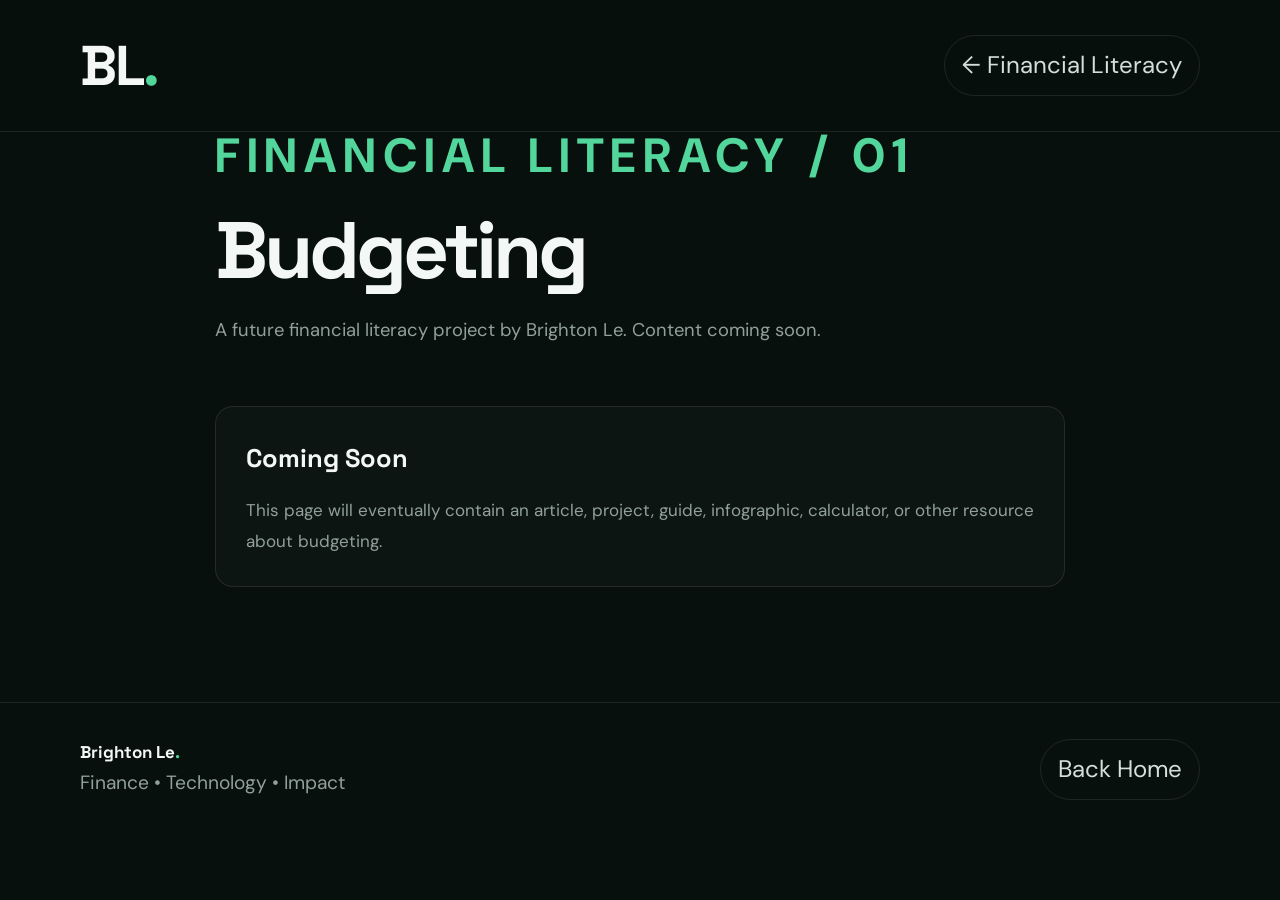
<file: budgeting.html>
<!DOCTYPE html>
<html lang="en">

<head>

    <meta charset="UTF-8">

    <meta
        name="viewport"
        content="width=device-width, initial-scale=1.0"
    >

    <title>Budgeting | Brighton Le</title>

    <link
        rel="stylesheet"
        href="../style.css"
    >

    <link
        rel="preconnect"
        href="https://fonts.googleapis.com"
    >

    <link
        rel="preconnect"
        href="https://fonts.gstatic.com"
        crossorigin
    >

    <link
        href="https://fonts.googleapis.com/css2?family=DM+Sans:wght@400;500;600;700&family=Space+Grotesk:wght@400;500;600;700&display=swap"
        rel="stylesheet"
    >

</head>


<body>


<header class="navbar">

    <div class="nav-inner">

        <a
            href="../index.html"
            class="logo"
        >
            BL<span>.</span>
        </a>


        <a
            href="../index.html#finance"
            class="nav-contact"
        >
            ← Financial Literacy
        </a>

    </div>
</header>



<main>

<section class="section">

    <div
        class="section-container"
        style="max-width: 850px;"
    >

        <span class="eyebrow">
            FINANCIAL LITERACY / 01
        </span>


        <h1
            style="
                font-family: 'Space Grotesk', sans-serif;
                font-size: clamp(3rem, 7vw, 5rem);
                line-height: 1;
                letter-spacing: -.05em;
                margin-bottom: 25px;
            "
        >
            Budgeting
        </h1>


        <p
            style="
                color: var(--muted);
                font-size: 1.15rem;
                max-width: 700px;
            "
        >
            A future financial literacy project by Brighton Le.
            Content coming soon.
        </p>


        <div
            style="
                margin-top: 60px;
                padding: 30px;
                border: 1px solid var(--border);
                border-radius: 18px;
                background: rgba(255,255,255,.025);
            "
        >

            <h2
                style="
                    font-family: 'Space Grotesk', sans-serif;
                    margin-bottom: 15px;
                "
            >
                Coming Soon
            </h2>


            <p
                style="
                    color: var(--muted);
                    line-height: 1.8;
                "
            >
                This page will eventually contain an article,
                project, guide, infographic, calculator, or other
                resource about budgeting.
            </p>

        </div>
    </div>
</section>

</main>



<footer>

    <div class="footer-inner">

        <div>

            <strong>
                Brighton Le<span>.</span>
            </strong>

            <p>
                Finance • Technology • Impact
            </p>

        </div>


        <a
            href="../index.html"
            class="nav-contact"
        >
            Back Home
        </a>

    </div>

</footer>


</body>

</html>
</file>
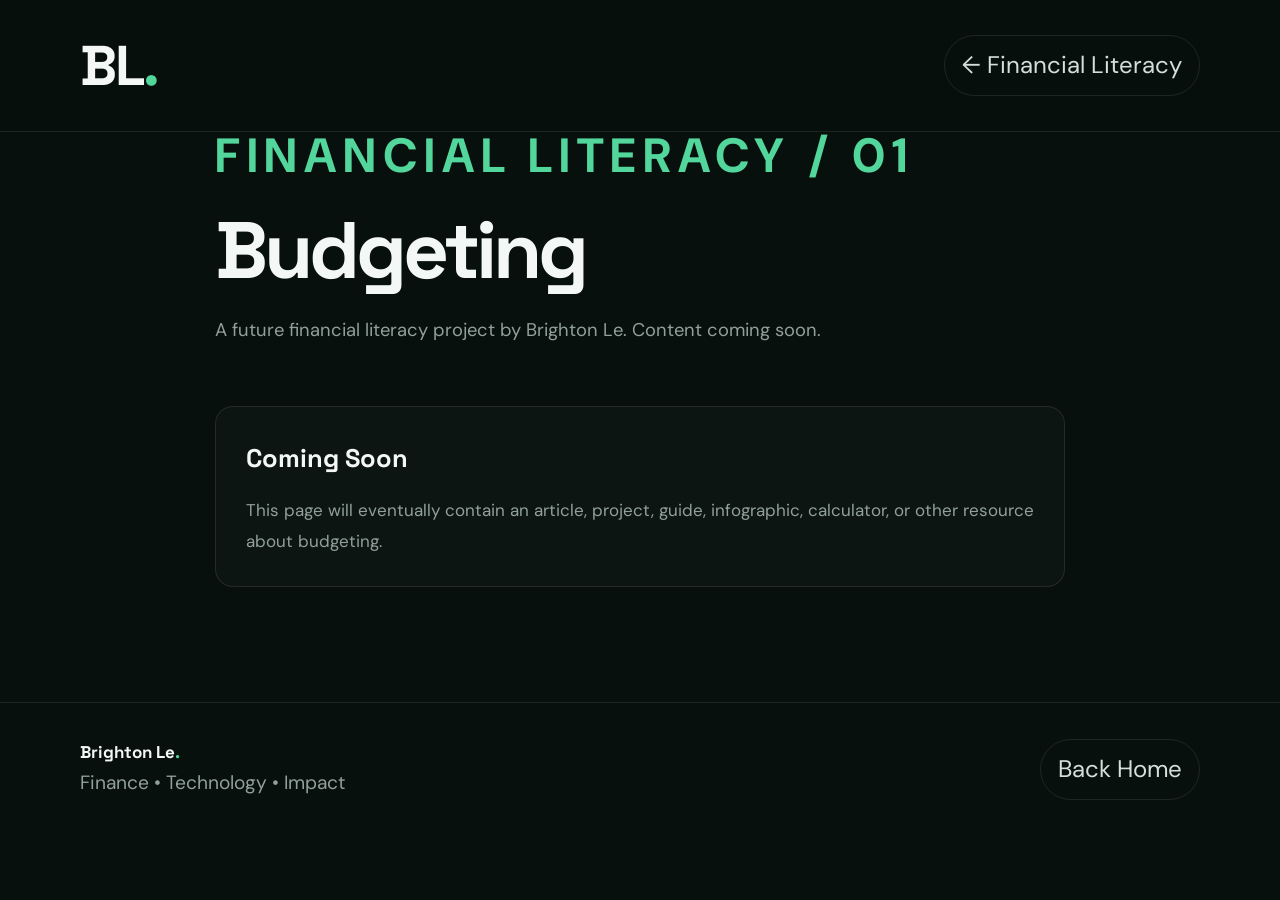
<file: compound-growth.html>
<!DOCTYPE html>
<html lang="en">

<head>

    <meta charset="UTF-8">

    <meta
        name="viewport"
        content="width=device-width, initial-scale=1.0"
    >

    <title>Compound Growth | Brighton Le</title>

    <link
        rel="stylesheet"
        href="../style.css"
    >

    <link
        rel="preconnect"
        href="https://fonts.googleapis.com"
    >

    <link
        rel="preconnect"
        href="https://fonts.gstatic.com"
        crossorigin
    >

    <link
        href="https://fonts.googleapis.com/css2?family=DM+Sans:wght@400;500;600;700&family=Space+Grotesk:wght@400;500;600;700&display=swap"
        rel="stylesheet"
    >

</head>


<body>


<header class="navbar">

    <div class="nav-inner">

        <a
            href="../index.html"
            class="logo"
        >
            BL<span>.</span>
        </a>


        <a
            href="../index.html#finance"
            class="nav-contact"
        >
            ← Financial Literacy
        </a>

    </div>
</header>



<main>

<section class="section">

    <div
        class="section-container"
        style="max-width: 850px;"
    >

        <span class="eyebrow">
            FINANCIAL LITERACY / 01
        </span>


        <h1
            style="
                font-family: 'Space Grotesk', sans-serif;
                font-size: clamp(3rem, 7vw, 5rem);
                line-height: 1;
                letter-spacing: -.05em;
                margin-bottom: 25px;
            "
        >
            Budgeting
        </h1>


        <p
            style="
                color: var(--muted);
                font-size: 1.15rem;
                max-width: 700px;
            "
        >
            A future financial literacy project by Brighton Le.
            Content coming soon.
        </p>


        <div
            style="
                margin-top: 60px;
                padding: 30px;
                border: 1px solid var(--border);
                border-radius: 18px;
                background: rgba(255,255,255,.025);
            "
        >

            <h2
                style="
                    font-family: 'Space Grotesk', sans-serif;
                    margin-bottom: 15px;
                "
            >
                Coming Soon
            </h2>


            <p
                style="
                    color: var(--muted);
                    line-height: 1.8;
                "
            >
                This page will eventually contain an article,
                project, guide, infographic, calculator, or other
                resource about budgeting.
            </p>

        </div>
    </div>
</section>

</main>



<footer>

    <div class="footer-inner">

        <div>

            <strong>
                Brighton Le<span>.</span>
            </strong>

            <p>
                Finance • Technology • Impact
            </p>

        </div>


        <a
            href="../index.html"
            class="nav-contact"
        >
            Back Home
        </a>

    </div>

</footer>


</body>

</html>
</file>
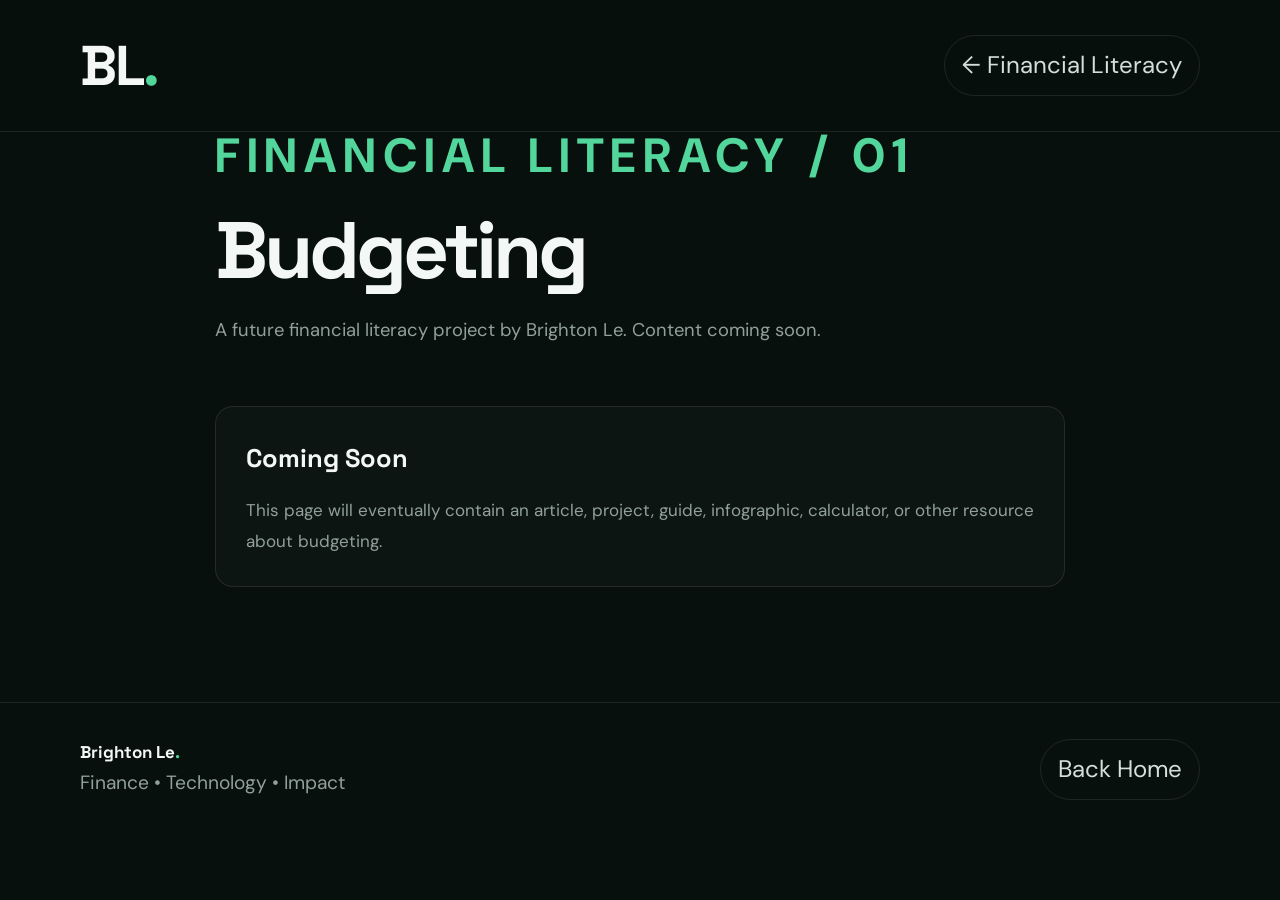
<file: credit.html>
<!DOCTYPE html>
<html lang="en">

<head>

    <meta charset="UTF-8">

    <meta
        name="viewport"
        content="width=device-width, initial-scale=1.0"
    >

    <title>Credit | Brighton Le</title>

    <link
        rel="stylesheet"
        href="../style.css"
    >

    <link
        rel="preconnect"
        href="https://fonts.googleapis.com"
    >

    <link
        rel="preconnect"
        href="https://fonts.gstatic.com"
        crossorigin
    >

    <link
        href="https://fonts.googleapis.com/css2?family=DM+Sans:wght@400;500;600;700&family=Space+Grotesk:wght@400;500;600;700&display=swap"
        rel="stylesheet"
    >

</head>


<body>


<header class="navbar">

    <div class="nav-inner">

        <a
            href="../index.html"
            class="logo"
        >
            BL<span>.</span>
        </a>


        <a
            href="../index.html#finance"
            class="nav-contact"
        >
            ← Financial Literacy
        </a>

    </div>
</header>



<main>

<section class="section">

    <div
        class="section-container"
        style="max-width: 850px;"
    >

        <span class="eyebrow">
            FINANCIAL LITERACY / 01
        </span>


        <h1
            style="
                font-family: 'Space Grotesk', sans-serif;
                font-size: clamp(3rem, 7vw, 5rem);
                line-height: 1;
                letter-spacing: -.05em;
                margin-bottom: 25px;
            "
        >
            Budgeting
        </h1>


        <p
            style="
                color: var(--muted);
                font-size: 1.15rem;
                max-width: 700px;
            "
        >
            A future financial literacy project by Brighton Le.
            Content coming soon.
        </p>


        <div
            style="
                margin-top: 60px;
                padding: 30px;
                border: 1px solid var(--border);
                border-radius: 18px;
                background: rgba(255,255,255,.025);
            "
        >

            <h2
                style="
                    font-family: 'Space Grotesk', sans-serif;
                    margin-bottom: 15px;
                "
            >
                Coming Soon
            </h2>


            <p
                style="
                    color: var(--muted);
                    line-height: 1.8;
                "
            >
                This page will eventually contain an article,
                project, guide, infographic, calculator, or other
                resource about budgeting.
            </p>

        </div>
    </div>
</section>

</main>



<footer>

    <div class="footer-inner">

        <div>

            <strong>
                Brighton Le<span>.</span>
            </strong>

            <p>
                Finance • Technology • Impact
            </p>

        </div>


        <a
            href="../index.html"
            class="nav-contact"
        >
            Back Home
        </a>

    </div>

</footer>


</body>

</html>
</file>
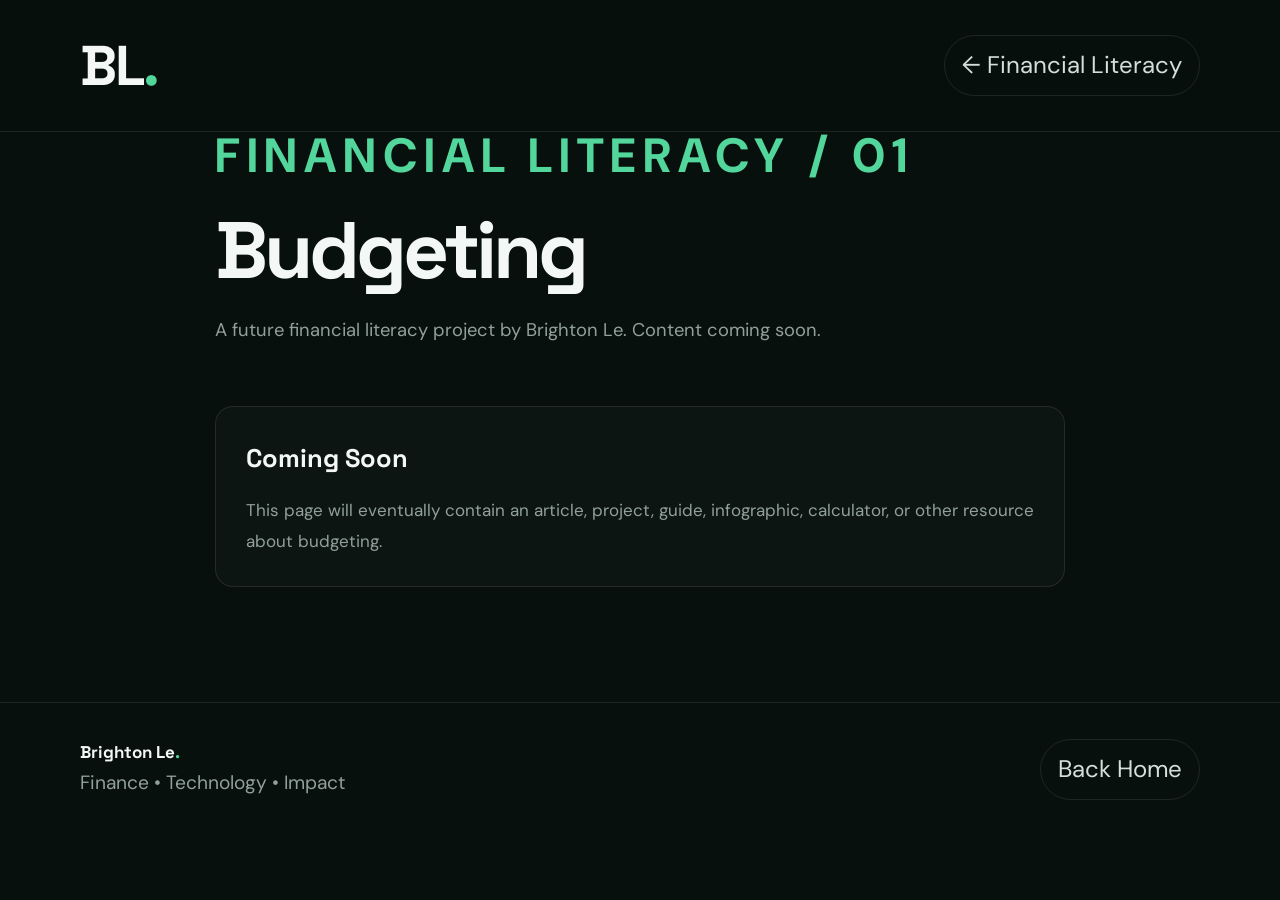
<file: financial-awareness.html>
<!DOCTYPE html>
<html lang="en">

<head>

    <meta charset="UTF-8">

    <meta
        name="viewport"
        content="width=device-width, initial-scale=1.0"
    >

    <title>Financial Awareness | Brighton Le</title>

    <link
        rel="stylesheet"
        href="../style.css"
    >

    <link
        rel="preconnect"
        href="https://fonts.googleapis.com"
    >

    <link
        rel="preconnect"
        href="https://fonts.gstatic.com"
        crossorigin
    >

    <link
        href="https://fonts.googleapis.com/css2?family=DM+Sans:wght@400;500;600;700&family=Space+Grotesk:wght@400;500;600;700&display=swap"
        rel="stylesheet"
    >

</head>


<body>


<header class="navbar">

    <div class="nav-inner">

        <a
            href="../index.html"
            class="logo"
        >
            BL<span>.</span>
        </a>


        <a
            href="../index.html#finance"
            class="nav-contact"
        >
            ← Financial Literacy
        </a>

    </div>
</header>



<main>

<section class="section">

    <div
        class="section-container"
        style="max-width: 850px;"
    >

        <span class="eyebrow">
            FINANCIAL LITERACY / 01
        </span>


        <h1
            style="
                font-family: 'Space Grotesk', sans-serif;
                font-size: clamp(3rem, 7vw, 5rem);
                line-height: 1;
                letter-spacing: -.05em;
                margin-bottom: 25px;
            "
        >
            Budgeting
        </h1>


        <p
            style="
                color: var(--muted);
                font-size: 1.15rem;
                max-width: 700px;
            "
        >
            A future financial literacy project by Brighton Le.
            Content coming soon.
        </p>


        <div
            style="
                margin-top: 60px;
                padding: 30px;
                border: 1px solid var(--border);
                border-radius: 18px;
                background: rgba(255,255,255,.025);
            "
        >

            <h2
                style="
                    font-family: 'Space Grotesk', sans-serif;
                    margin-bottom: 15px;
                "
            >
                Coming Soon
            </h2>


            <p
                style="
                    color: var(--muted);
                    line-height: 1.8;
                "
            >
                This page will eventually contain an article,
                project, guide, infographic, calculator, or other
                resource about budgeting.
            </p>

        </div>
    </div>
</section>

</main>



<footer>

    <div class="footer-inner">

        <div>

            <strong>
                Brighton Le<span>.</span>
            </strong>

            <p>
                Finance • Technology • Impact
            </p>

        </div>


        <a
            href="../index.html"
            class="nav-contact"
        >
            Back Home
        </a>

    </div>

</footer>


</body>

</html>
</file>
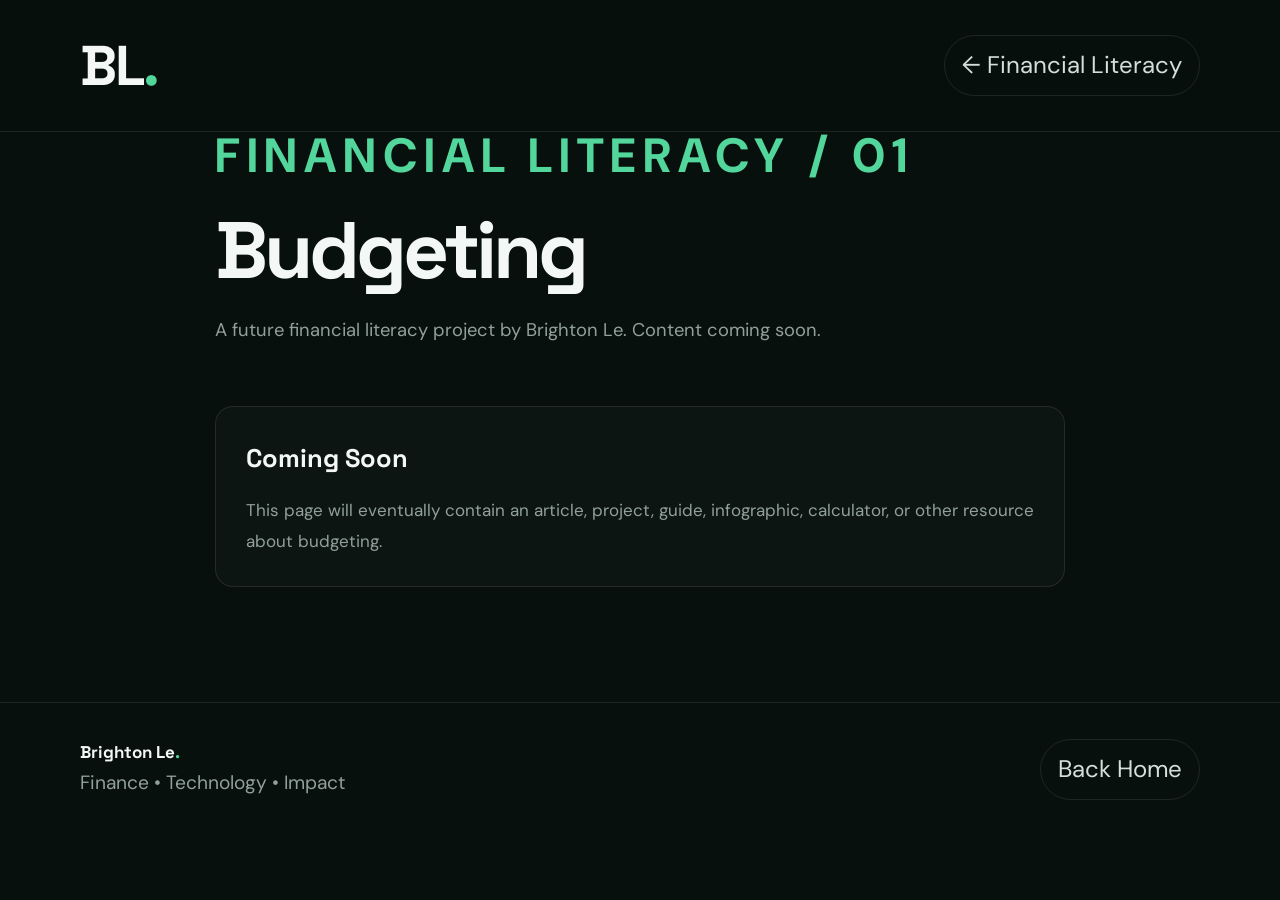
<file: investing.html>
<!DOCTYPE html>
<html lang="en">

<head>

    <meta charset="UTF-8">

    <meta
        name="viewport"
        content="width=device-width, initial-scale=1.0"
    >

    <title>Investing | Brighton Le</title>

    <link
        rel="stylesheet"
        href="../style.css"
    >

    <link
        rel="preconnect"
        href="https://fonts.googleapis.com"
    >

    <link
        rel="preconnect"
        href="https://fonts.gstatic.com"
        crossorigin
    >

    <link
        href="https://fonts.googleapis.com/css2?family=DM+Sans:wght@400;500;600;700&family=Space+Grotesk:wght@400;500;600;700&display=swap"
        rel="stylesheet"
    >

</head>


<body>


<header class="navbar">

    <div class="nav-inner">

        <a
            href="../index.html"
            class="logo"
        >
            BL<span>.</span>
        </a>


        <a
            href="../index.html#finance"
            class="nav-contact"
        >
            ← Financial Literacy
        </a>

    </div>
</header>



<main>

<section class="section">

    <div
        class="section-container"
        style="max-width: 850px;"
    >

        <span class="eyebrow">
            FINANCIAL LITERACY / 01
        </span>


        <h1
            style="
                font-family: 'Space Grotesk', sans-serif;
                font-size: clamp(3rem, 7vw, 5rem);
                line-height: 1;
                letter-spacing: -.05em;
                margin-bottom: 25px;
            "
        >
            Budgeting
        </h1>


        <p
            style="
                color: var(--muted);
                font-size: 1.15rem;
                max-width: 700px;
            "
        >
            A future financial literacy project by Brighton Le.
            Content coming soon.
        </p>


        <div
            style="
                margin-top: 60px;
                padding: 30px;
                border: 1px solid var(--border);
                border-radius: 18px;
                background: rgba(255,255,255,.025);
            "
        >

            <h2
                style="
                    font-family: 'Space Grotesk', sans-serif;
                    margin-bottom: 15px;
                "
            >
                Coming Soon
            </h2>


            <p
                style="
                    color: var(--muted);
                    line-height: 1.8;
                "
            >
                This page will eventually contain an article,
                project, guide, infographic, calculator, or other
                resource about budgeting.
            </p>

        </div>
    </div>
</section>

</main>



<footer>

    <div class="footer-inner">

        <div>

            <strong>
                Brighton Le<span>.</span>
            </strong>

            <p>
                Finance • Technology • Impact
            </p>

        </div>


        <a
            href="../index.html"
            class="nav-contact"
        >
            Back Home
        </a>

    </div>

</footer>


</body>

</html>
</file>
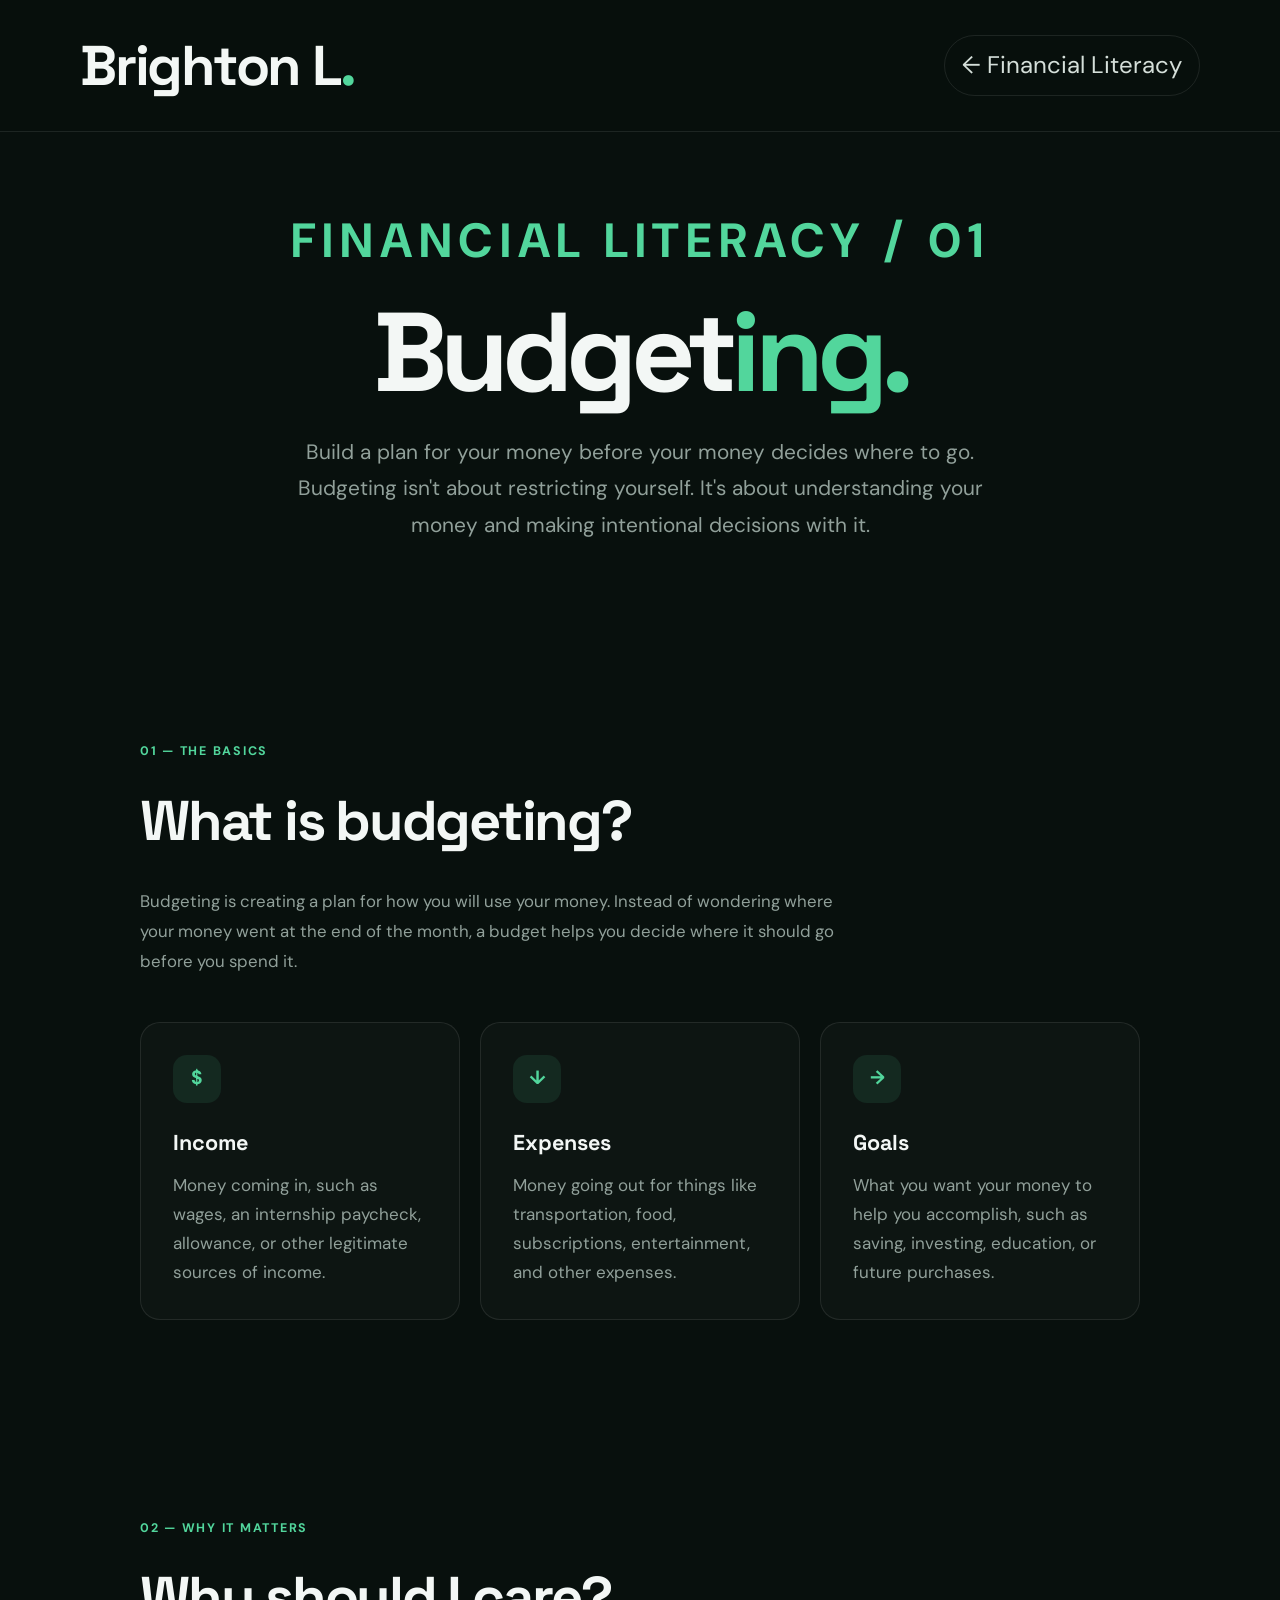
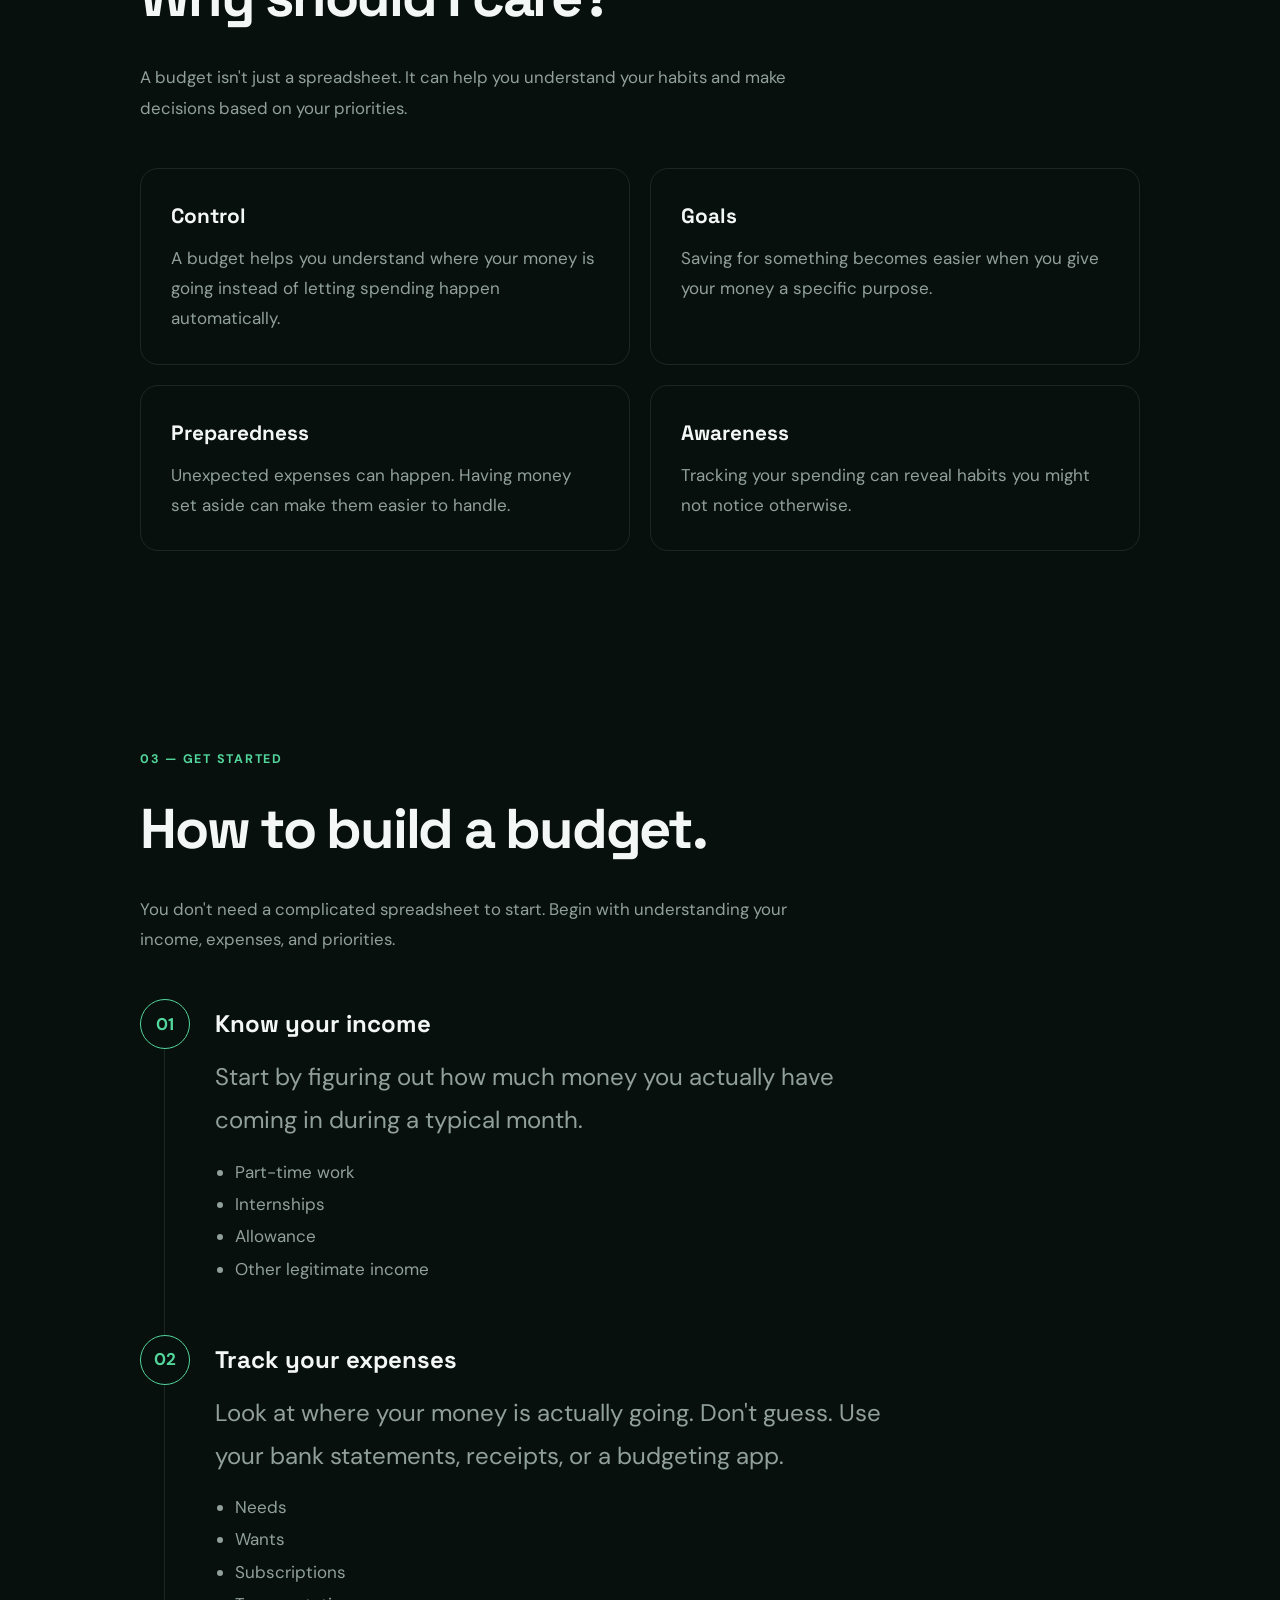
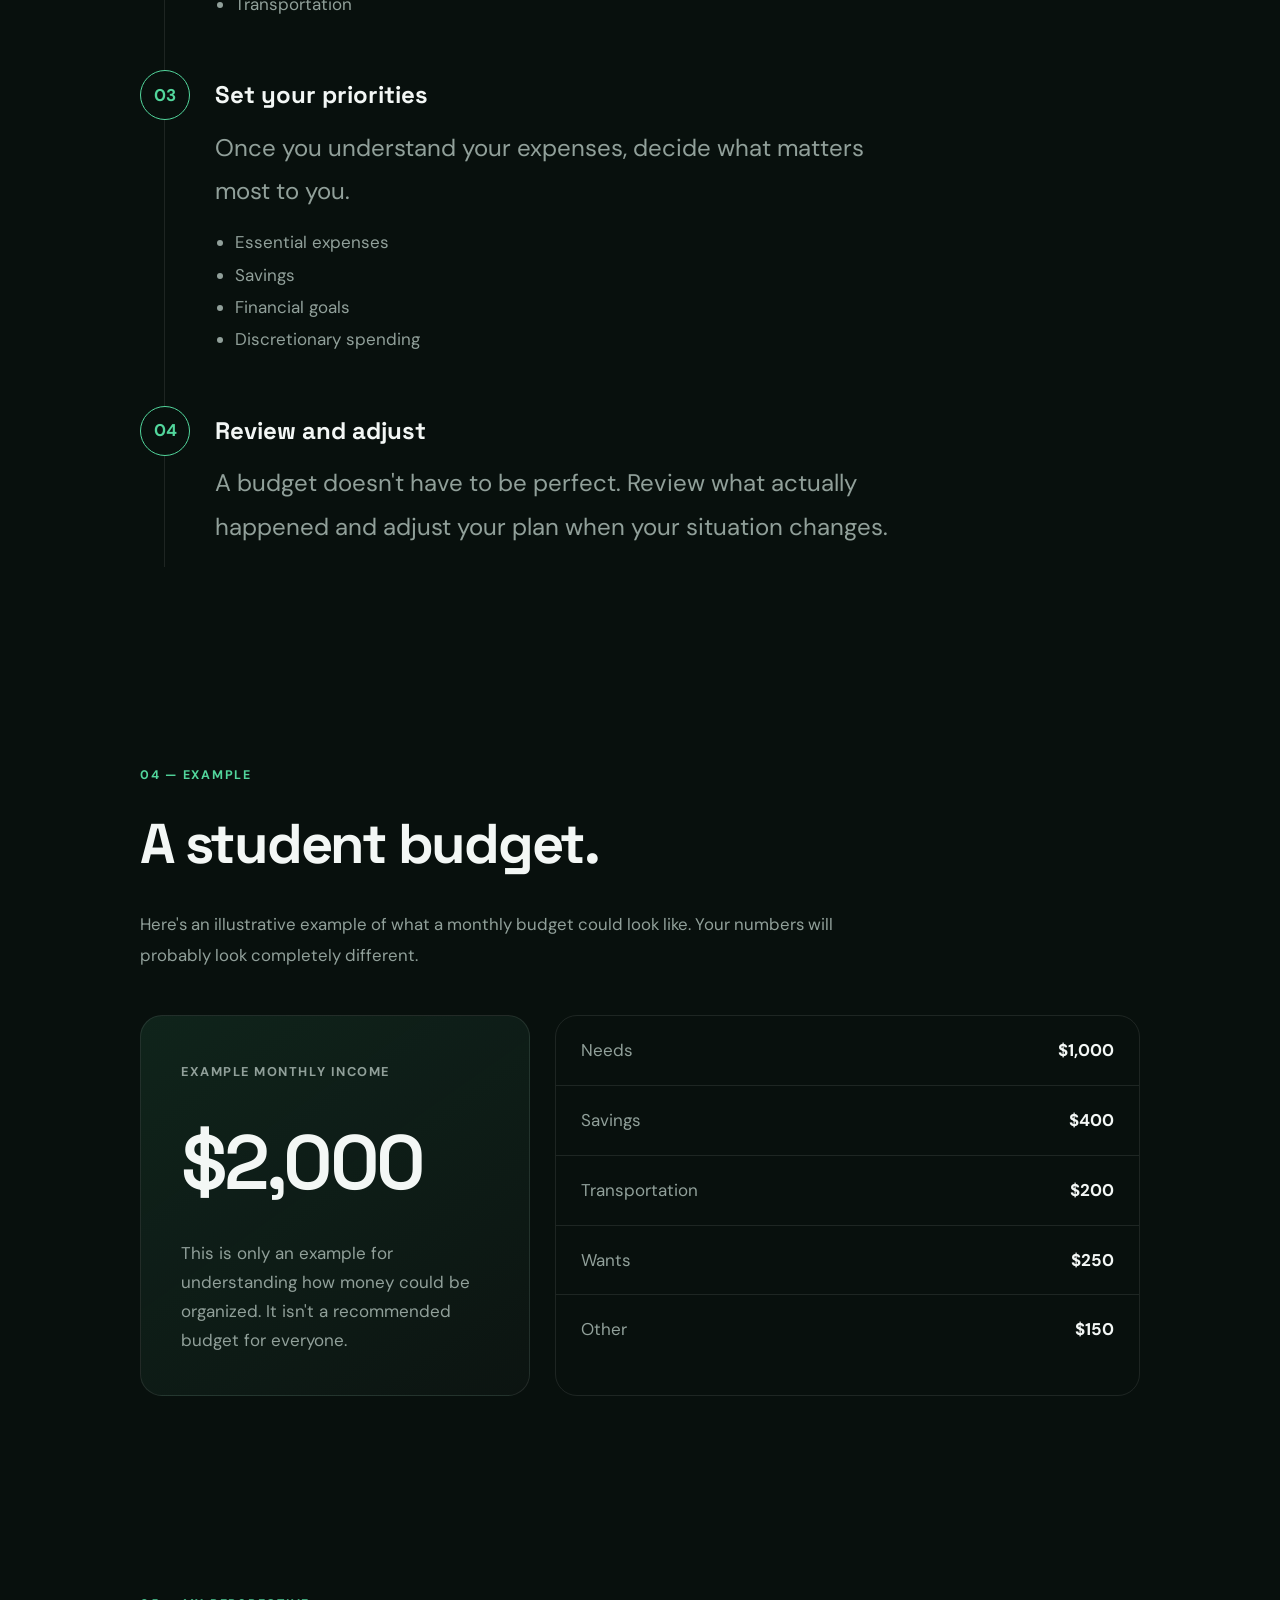
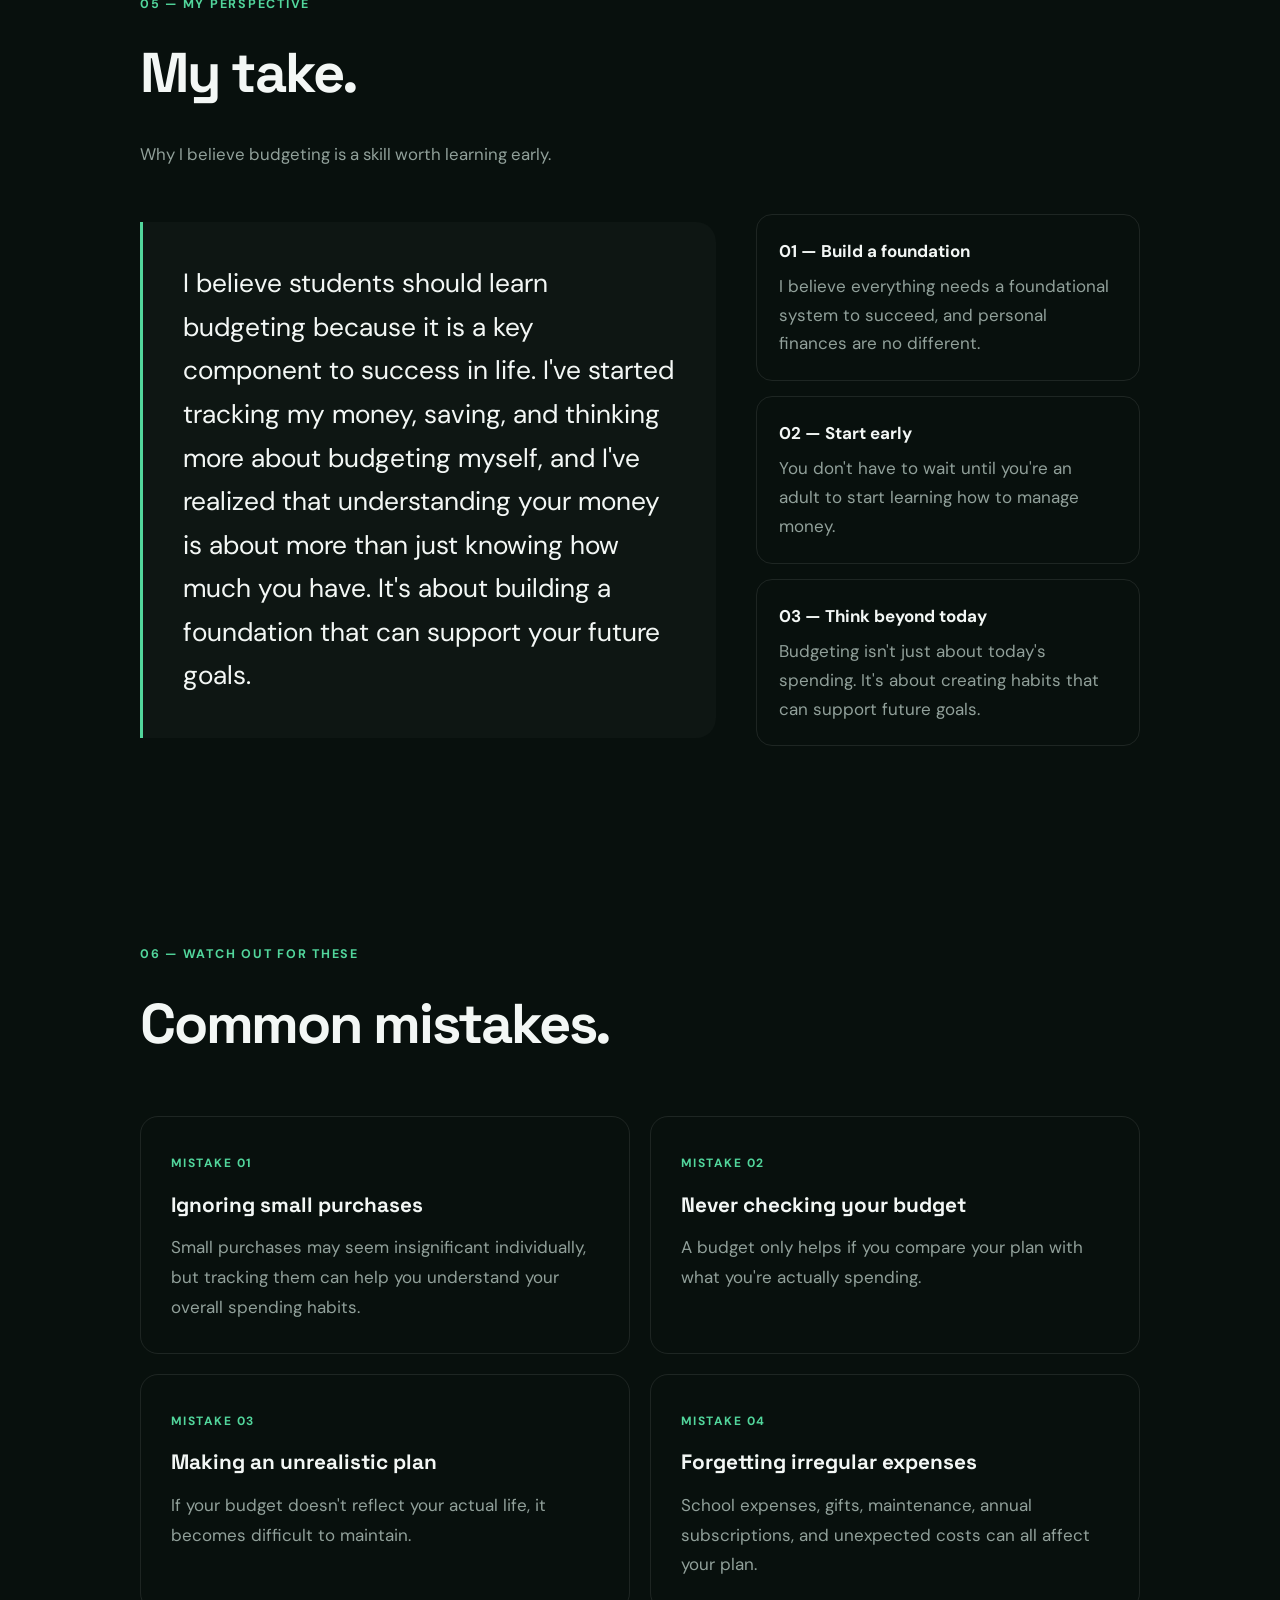
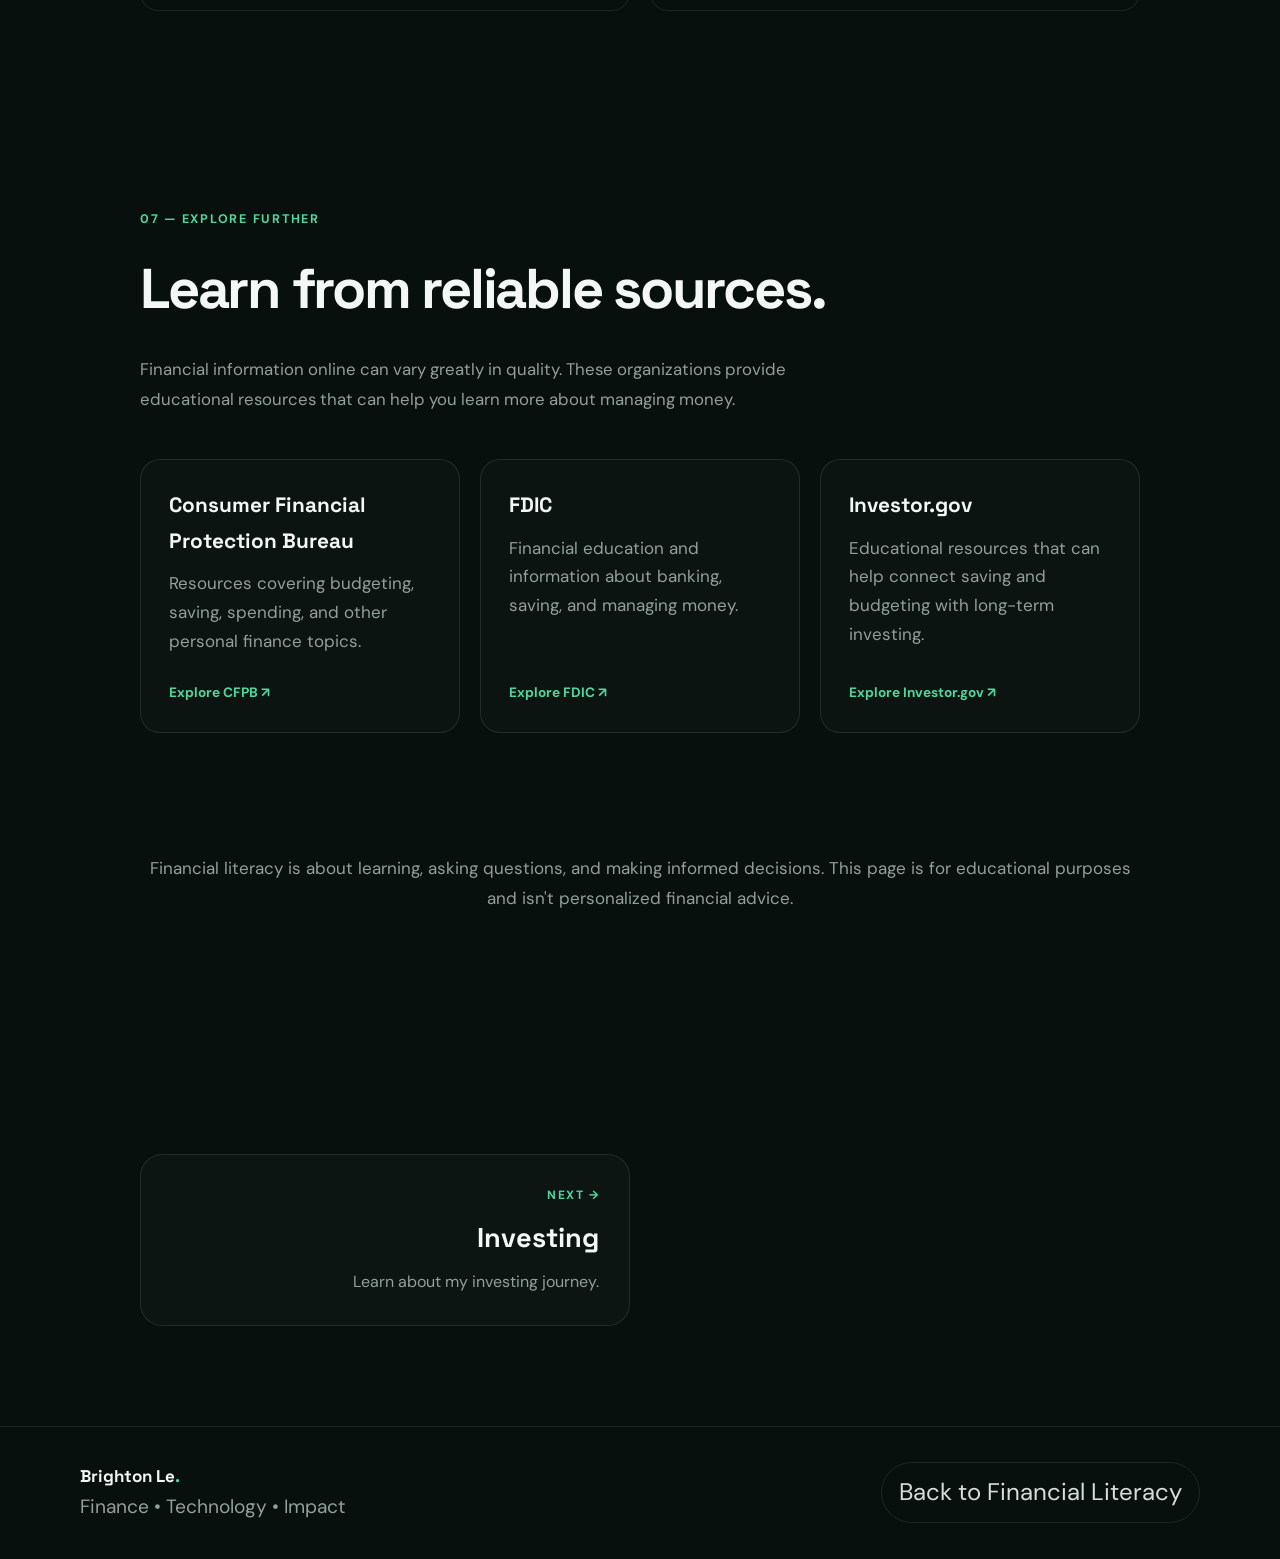
<file: financial-literacy/budgeting.html>
<!DOCTYPE html>
<html lang="en">

<head>

    <meta charset="UTF-8">

    <meta
        name="viewport"
        content="width=device-width, initial-scale=1.0"
    >

    <title>Budgeting | Brighton Le</title>

    <!-- Main portfolio stylesheet -->
    <link
        rel="stylesheet"
        href="../style.css"
    >

    <!-- Fonts -->
    <link
        rel="preconnect"
        href="https://fonts.googleapis.com"
    >

    <link
        rel="preconnect"
        href="https://fonts.gstatic.com"
        crossorigin
    >

    <link
        href="https://fonts.googleapis.com/css2?family=DM+Sans:wght@400;500;600;700&family=Space+Grotesk:wght@400;500;600;700&display=swap"
        rel="stylesheet"
    >

    <style>

        /* =====================================================
           BUDGETING PAGE
        ===================================================== */

        .finance-page {
            padding-top: 120px;
            padding-bottom: 100px;
        }


        .finance-hero {
            max-width: 950px;
            margin: 0 auto;
            text-align: center;
            padding: 80px 20px 100px;
        }


        .finance-hero h1 {
            font-family:
                "Space Grotesk",
                sans-serif;
            font-size:
                clamp(3.5rem, 9vw, 7rem);
            line-height: .95;
            letter-spacing: -.06em;
            margin:
                18px 0 28px;
        }


        .finance-hero h1 span {
            color: var(--green);
        }


        .finance-hero p {
            max-width: 700px;
            margin:
                0 auto;
            color: var(--muted);
            font-size:
                clamp(1.05rem, 2vw, 1.3rem);
            line-height: 1.75;
        }


        .finance-section {
            max-width: 1050px;
            margin:
                0 auto;
            padding:
                100px 25px;
        }


        .finance-section-header {
            margin-bottom:
                45px;
        }

        .budget-finance-number {
            display: block;
            margin-bottom: 12px;
            color: var(--green);
            font-family:
                "DM Sans",
                sans-serif;
            font-size: .78rem;
            font-weight: 700;
            line-height: 1.4;
            letter-spacing: .14em;
            text-transform: uppercase;
        }

        .finance-number {
            display: block;
            margin-bottom: 12px;
            color: var(--green);
            font-size: .75rem;
            font-weight: 700;
            letter-spacing: .14em;
        }


        .finance-section-header h2 {
            margin: 0;
            font-family:
                "Space Grotesk",
                sans-serif;
            font-size:
                clamp(2rem, 5vw, 3.5rem);
            letter-spacing:
                -.04em;
        }


        .finance-section-header p {
            max-width: 700px;
            margin-top: 18px;
            color: var(--muted);
            font-size: 1.05rem;
            line-height: 1.8;
        }


        /* =====================================================
           MONEY FLOW
        ===================================================== */

        .money-flow {
            display: grid;
            grid-template-columns:
                repeat(3, 1fr);
            gap: 20px;
        }


        .money-card {
            padding: 32px;
            border:
                1px solid var(--border);
            border-radius:
                20px;
            background:
                rgba(255,255,255,.025);
            transition:
                transform .25s ease,
                border-color .25s ease,
                background .25s ease;
        }


        .money-card:hover {
            transform:
                translateY(-5px);
            border-color:
                rgba(82,214,156,.4);
            background:
                rgba(82,214,156,.035);
        }


        .money-icon {
            width: 48px;
            height: 48px;
            display: flex;
            align-items: center;
            justify-content: center;
            margin-bottom: 22px;
            border-radius:
                14px;
            background:
                rgba(82,214,156,.1);
            color:
                var(--green);
            font-size: 1.2rem;
            font-weight: 700;
        }


        .money-card h3 {
            margin:
                0 0 10px;
            font-family:
                "Space Grotesk",
                sans-serif;
            font-size:
                1.35rem;
        }


        .money-card p {
            margin: 0;
            color:
                var(--muted);
            line-height:
                1.7;
        }


        /* =====================================================
           WHY BUDGETING
        ===================================================== */

        .benefit-grid {
            display: grid;
            grid-template-columns:
                repeat(2, 1fr);
            gap: 20px;
        }


        .benefit-card {
            padding:
                30px;
            border:
                1px solid var(--border);
            border-radius:
                18px;
        }


        .benefit-card h3 {
            margin:
                0 0 10px;
            font-family:
                "Space Grotesk",
                sans-serif;
            font-size:
                1.3rem;
        }


        .benefit-card p {
            margin: 0;
            color:
                var(--muted);
            line-height:
                1.75;
        }


        /* =====================================================
           TIMELINE
        ===================================================== */

        .budget-timeline {
            position:
                relative;
            margin-top:
                30px;
        }


        .budget-timeline::before {
            content: "";
            position: absolute;
            left: 24px;
            top: 0;
            bottom: 0;
            width: 1px;
            background:
                var(--border);
        }


        .timeline-item {
            position:
                relative;
            display: grid;
            grid-template-columns:
                50px 1fr;
            gap: 25px;
            margin-bottom:
                45px;
        }


        .timeline-number {
            position:
                relative;
            z-index: 2;
            width: 50px;
            height: 50px;
            display: flex;
            align-items: center;
            justify-content: center;
            border:
                1px solid var(--green);
            border-radius:
                50%;
            background:
                var(--bg);
            color:
                var(--green);
            font-weight:
                700;
        }


        .timeline-content {
            padding:
                5px 0;
        }


        .timeline-content h3 {
            margin:
                0 0 10px;
            font-family:
                "Space Grotesk",
                sans-serif;
            font-size:
                1.5rem;
        }


        .timeline-content p {
            max-width:
                700px;
            margin:
                0 0 14px;
            color:
                var(--muted);
            line-height:
                1.8;
        }


        .timeline-content ul {
            margin:
                0;
            padding-left:
                20px;
            color:
                var(--muted);
            line-height:
                1.9;
        }


        /* =====================================================
           STUDENT BUDGET
        ===================================================== */

        .budget-example {
            display:
                grid;
            grid-template-columns:
                .8fr 1.2fr;
            gap:
                25px;
            align-items:
                stretch;
        }


        .income-box {
            padding:
                40px;
            border:
                1px solid var(--border);
            border-radius:
                22px;
            background:
                linear-gradient(
                    145deg,
                    rgba(82,214,156,.1),
                    rgba(255,255,255,.02)
                );
        }


        .income-label {
            color:
                var(--muted);
            font-size:
                .8rem;
            font-weight:
                700;
            letter-spacing:
                .12em;
        }


        .income-amount {
            margin:
                12px 0;
            font-family:
                "Space Grotesk",
                sans-serif;
            font-size:
                clamp(3rem, 6vw, 5rem);
            font-weight:
                600;
            letter-spacing:
                -.05em;
        }


        .income-note {
            color:
                var(--muted);
            line-height:
                1.7;
        }


        .budget-table {
            overflow:
                hidden;
            border:
                1px solid var(--border);
            border-radius:
                22px;
        }


        .budget-row {
            display:
                flex;
            justify-content:
                space-between;
            align-items:
                center;
            padding:
                20px 25px;
            border-bottom:
                1px solid var(--border);
        }


        .budget-row:last-child {
            border-bottom:
                none;
        }


        .budget-row span:first-child {
            color:
                var(--muted);
        }


        .budget-row span:last-child {
            font-weight:
                700;
        }


        /* =====================================================
           MY TAKE
        ===================================================== */

        .my-take {
            display:
                grid;
            grid-template-columns:
                1.2fr .8fr;
            gap:
                40px;
            align-items:
                center;
        }


        .my-take-quote {
            padding:
                40px;
            border-left:
                3px solid var(--green);
            background:
                rgba(255,255,255,.025);
            border-radius:
                0 20px 20px 0;
        }


        .my-take-quote p {
            margin: 0;
            font-size:
                clamp(1.2rem, 2.5vw, 1.65rem);
            line-height:
                1.65;
        }


        .my-take-points {
            display:
                grid;
            gap:
                15px;
        }


        .take-point {
            padding:
                22px;
            border:
                1px solid var(--border);
            border-radius:
                16px;
        }


        .take-point strong {
            display:
                block;
            margin-bottom:
                6px;
        }


        .take-point span {
            color:
                var(--muted);
            line-height:
                1.6;
        }


        /* =====================================================
           MISTAKES
        ===================================================== */

        .mistake-grid {
            display:
                grid;
            grid-template-columns:
                repeat(2, 1fr);
            gap:
                20px;
        }


        .mistake-card {
            padding:
                30px;
            border:
                1px solid var(--border);
            border-radius:
                18px;
        }


        .mistake-card .mistake-number {
            color:
                var(--green);
            font-size:
                .75rem;
            font-weight:
                700;
            letter-spacing:
                .12em;
        }


        .mistake-card h3 {
            margin:
                12px 0 10px;
            font-family:
                "Space Grotesk",
                sans-serif;
            font-size:
                1.3rem;
        }


        .mistake-card p {
            margin: 0;
            color:
                var(--muted);
            line-height:
                1.75;
        }


        /* =====================================================
           RESOURCES
        ===================================================== */

        .resource-grid {
            display:
                grid;
            grid-template-columns:
                repeat(3, 1fr);
            gap:
                20px;
        }


        .resource-card {
            display:
                flex;
            flex-direction:
                column;
            justify-content:
                space-between;
            min-height:
                220px;
            padding:
                28px;
            border:
                1px solid var(--border);
            border-radius:
                20px;
            text-decoration:
                none;
            color:
                inherit;
            background:
                rgba(255,255,255,.02);
            transition:
                transform .25s ease,
                border-color .25s ease;
        }


        .resource-card:hover {
            transform:
                translateY(-5px);
            border-color:
                rgba(82,214,156,.45);
        }


        .resource-card h3 {
            margin:
                0 0 10px;
            font-family:
                "Space Grotesk",
                sans-serif;
            font-size:
                1.3rem;
        }


        .resource-card p {
            margin: 0;
            color:
                var(--muted);
            line-height:
                1.7;
        }


        .resource-link {
            margin-top:
                25px;
            color:
                var(--green);
            font-size:
                .85rem;
            font-weight:
                700;
        }


        /* =====================================================
           RESPONSIVE
        ===================================================== */

        @media (max-width: 800px) {

            .finance-page {
                padding-top:
                    80px;
            }


            .finance-hero {
                padding:
                    60px 20px 70px;
            }


            .money-flow,
            .benefit-grid,
            .mistake-grid,
            .resource-grid {
                grid-template-columns:
                    1fr;
            }


            .budget-example,
            .my-take {
                grid-template-columns:
                    1fr;
            }


            .finance-section {
                padding:
                    70px 20px;
            }
        }


        @media (max-width: 500px) {
            .budget-timeline::before {
                left:
                    19px;
            }


            .timeline-item {
                grid-template-columns:
                    40px 1fr;
                gap:
                    18px;
            }


            .timeline-number {
                width:
                    40px;
                height:
                    40px;
                font-size:
                    .8rem;
            }


            .income-box {
                padding:
                    30px;
            }
        }

    </style>

</head>


<body>


<!-- =====================================================
     NAVIGATION
===================================================== -->

<header class="navbar">

    <div class="nav-inner">

        <a
            href="../index.html"
            class="logo"
        >
            Brighton L<span>.</span>
        </a>


        <a
            href="../index.html#finance"
            class="nav-contact"
        >
            ← Financial Literacy
        </a>

    </div>

</header>



<main class="finance-page">


<!-- =====================================================
     HERO
===================================================== -->

<section class="finance-hero">

    <span class="eyebrow">
        FINANCIAL LITERACY / 01
    </span>


    <h1>
        Budget<span>ing.</span>
    </h1>

    <p>
        Build a plan for your money before
        your money decides where to go.

        Budgeting isn't about restricting
        yourself. It's about understanding
        your money and making intentional
        decisions with it.
    </p>

</section>



<!-- =====================================================
     01 — WHAT IS BUDGETING?
===================================================== -->

<section class="finance-section">

    <div class="finance-section-header">

        <span class="budget-finance-number">
            01 — THE BASICS
        </span>


        <h2>
            What is budgeting?
        </h2>

        <p>
            Budgeting is creating a plan for
            how you will use your money.

            Instead of wondering where your
            money went at the end of the month,
            a budget helps you decide where it
            should go before you spend it.
        </p>

    </div>



    <div class="money-flow">


        <div class="money-card">

            <div class="money-icon">
                $
            </div>


            <h3>
                Income
            </h3>


            <p>
                Money coming in, such as
                wages, an internship paycheck,
                allowance, or other legitimate
                sources of income.
            </p>

        </div>



        <div class="money-card">

            <div class="money-icon">
                ↓
            </div>


            <h3>
                Expenses
            </h3>

            <p>
                Money going out for things
                like transportation, food,
                subscriptions, entertainment,
                and other expenses.
            </p>

        </div>



        <div class="money-card">

            <div class="money-icon">
                →
            </div>


            <h3>
                Goals
            </h3>

            <p>
                What you want your money to
                help you accomplish, such as
                saving, investing, education,
                or future purchases.
            </p>

        </div>


    </div>

</section>



<!-- =====================================================
     02 — WHY IT MATTERS
===================================================== -->

<section class="finance-section">

    <div class="finance-section-header">

        <span class="budget-finance-number">
            02 — WHY IT MATTERS
        </span>


        <h2>
            Why should I care?
        </h2>

        <p>
            A budget isn't just a spreadsheet.
            It can help you understand your
            habits and make decisions based
            on your priorities.
        </p>

    </div>



    <div class="benefit-grid">


        <div class="benefit-card">

            <h3>
                Control
            </h3>


            <p>
                A budget helps you understand
                where your money is going
                instead of letting spending
                happen automatically.
            </p>

        </div>


        <div class="benefit-card">

            <h3>
                Goals
            </h3>


            <p>
                Saving for something becomes
                easier when you give your money
                a specific purpose.
            </p>

        </div>



        <div class="benefit-card">

            <h3>
                Preparedness
            </h3>

            <p>
                Unexpected expenses can happen.
                Having money set aside can make
                them easier to handle.
            </p>

        </div>



        <div class="benefit-card">

            <h3>
                Awareness
            </h3>

            <p>
                Tracking your spending can
                reveal habits you might not
                notice otherwise.
            </p>

        </div>
    </div>

</section>



<!-- =====================================================
     03 — HOW TO BUILD A BUDGET
===================================================== -->

<section class="finance-section">

    <div class="finance-section-header">

        <span class="budget-finance-number">
            03 — GET STARTED
        </span>


        <h2>
            How to build a budget.
        </h2>


        <p>
            You don't need a complicated
            spreadsheet to start. Begin with
            understanding your income,
            expenses, and priorities.
        </p>

    </div>



    <div class="budget-timeline">


        <div class="timeline-item">

            <div class="timeline-number">
                01
            </div>


            <div class="timeline-content">

                <h3>
                    Know your income
                </h3>


                <p>
                    Start by figuring out how much
                    money you actually have coming
                    in during a typical month.
                </p>


                <ul>

                    <li>
                        Part-time work
                    </li>

                    <li>
                        Internships
                    </li>

                    <li>
                        Allowance
                    </li>

                    <li>
                        Other legitimate income
                    </li>

                </ul>

            </div>
        </div>



        <div class="timeline-item">

            <div class="timeline-number">
                02
            </div>


            <div class="timeline-content">

                <h3>
                    Track your expenses
                </h3>


                <p>
                    Look at where your money is
                    actually going. Don't guess.
                    Use your bank statements,
                    receipts, or a budgeting app.
                </p>


                <ul>

                    <li>
                        Needs
                    </li>

                    <li>
                        Wants
                    </li>

                    <li>
                        Subscriptions
                    </li>

                    <li>
                        Transportation
                    </li>

                </ul>

            </div>
        </div>



        <div class="timeline-item">

            <div class="timeline-number">
                03
            </div>


            <div class="timeline-content">

                <h3>
                    Set your priorities
                </h3>


                <p>

                    Once you understand your
                    expenses, decide what matters
                    most to you.

                </p>


                <ul>

                    <li>
                        Essential expenses
                    </li>

                    <li>
                        Savings
                    </li>

                    <li>
                        Financial goals
                    </li>

                    <li>
                        Discretionary spending
                    </li>

                </ul>

            </div>
        </div>



        <div class="timeline-item">

            <div class="timeline-number">
                04
            </div>


            <div class="timeline-content">

                <h3>
                    Review and adjust
                </h3>


                <p>
                    A budget doesn't have to be
                    perfect. Review what actually
                    happened and adjust your plan
                    when your situation changes.
                </p>

            </div>
        </div>
    </div>

</section>



<!-- =====================================================
     04 — EXAMPLE STUDENT BUDGET
===================================================== -->

<section class="finance-section">

    <div class="finance-section-header">

        <span class="budget-finance-number">
            04 — EXAMPLE
        </span>


        <h2>
            A student budget.
        </h2>

        <p>
            Here's an illustrative example of
            what a monthly budget could look
            like. Your numbers will probably
            look completely different.
        </p>

    </div>



    <div class="budget-example">


        <div class="income-box">

            <span class="income-label">
                EXAMPLE MONTHLY INCOME
            </span>


            <div class="income-amount">
                $2,000
            </div>

            <p class="income-note">
                This is only an example for
                understanding how money could
                be organized. It isn't a
                recommended budget for everyone.
            </p>

        </div>



        <div class="budget-table">


            <div class="budget-row">

                <span>
                    Needs
                </span>

                <span>
                    $1,000
                </span>

            </div>


            <div class="budget-row">

                <span>
                    Savings
                </span>

                <span>
                    $400
                </span>

            </div>


            <div class="budget-row">

                <span>
                    Transportation
                </span>

                <span>
                    $200
                </span>

            </div>



            <div class="budget-row">

                <span>
                    Wants
                </span>

                <span>
                    $250
                </span>

            </div>



            <div class="budget-row">

                <span>
                    Other
                </span>

                <span>
                    $150
                </span>

            </div>
        </div>
    </div>

</section>


<!-- =====================================================
     05 — MY PERSPECTIVE
===================================================== -->

<section class="finance-section">

    <div class="finance-section-header">

        <span class="budget-finance-number">
            05 — MY PERSPECTIVE
        </span>

        <h2>
            My take.
        </h2>

        <p>
            Why I believe budgeting is a skill worth
            learning early.
        </p>

    </div>


    <div class="my-take">

        <div class="my-take-quote">

            <p>

                I believe students should learn
                budgeting because it is a key
                component to success in life.

                I've started tracking my money,
                saving, and thinking more about
                budgeting myself, and I've realized
                that understanding your money is
                about more than just knowing how
                much you have.

                It's about building a foundation
                that can support your future goals.

            </p>

        </div>


        <div class="my-take-points">

            <div class="take-point">

                <strong>
                    01 — Build a foundation
                </strong>

                <span>
                    I believe everything needs a
                    foundational system to succeed,
                    and personal finances are no
                    different.
                </span>

            </div>


            <div class="take-point">

                <strong>
                    02 — Start early
                </strong>

                <span>
                    You don't have to wait until
                    you're an adult to start
                    learning how to manage money.
                </span>

            </div>


            <div class="take-point">

                <strong>
                    03 — Think beyond today
                </strong>

                <span>
                    Budgeting isn't just about
                    today's spending. It's about
                    creating habits that can support
                    future goals.
                </span>

            </div>

        </div>

    </div>

</section>


<!-- =====================================================
     06 — COMMON MISTAKES
===================================================== -->

<section class="finance-section">

    <div class="finance-section-header">

        <span class="budget-finance-number">
            06 — WATCH OUT FOR THESE
        </span>


        <h2>
            Common mistakes.
        </h2>

    </div>



    <div class="mistake-grid">


        <div class="mistake-card">

            <span class="mistake-number">
                MISTAKE 01
            </span>


            <h3>
                Ignoring small purchases
            </h3>


            <p>
                Small purchases may seem
                insignificant individually,
                but tracking them can help
                you understand your overall
                spending habits.
            </p>

        </div>



        <div class="mistake-card">

            <span class="mistake-number">
                MISTAKE 02
            </span>


            <h3>
                Never checking your budget
            </h3>


            <p>
                A budget only helps if you
                compare your plan with what
                you're actually spending.
            </p>

        </div>



        <div class="mistake-card">

            <span class="mistake-number">
                MISTAKE 03
            </span>


            <h3>
                Making an unrealistic plan
            </h3>

            <p>
                If your budget doesn't reflect
                your actual life, it becomes
                difficult to maintain.
            </p>

        </div>



        <div class="mistake-card">

            <span class="mistake-number">
                MISTAKE 04
            </span>


            <h3>
                Forgetting irregular expenses
            </h3>


            <p>
                School expenses, gifts,
                maintenance, annual
                subscriptions, and unexpected
                costs can all affect your plan.
            </p>

        </div>


    </div>

</section>



<!-- =====================================================
     07 — RESOURCES
===================================================== -->

<section class="finance-section">

    <div class="finance-section-header">

        <span class="budget-finance-number">
            07 — EXPLORE FURTHER
        </span>


        <h2>
            Learn from reliable sources.
        </h2>


        <p>

            Financial information online can
            vary greatly in quality. These
            organizations provide educational
            resources that can help you learn
            more about managing money.

        </p>

    </div>



    <div class="resource-grid">


        <a
            href="https://www.consumerfinance.gov/consumer-tools/budgeting/"
            target="_blank"
            rel="noopener noreferrer"
            class="resource-card"
        >

            <div>

                <h3>
                    Consumer Financial
                    Protection Bureau
                </h3>


                <p>

                    Resources covering budgeting,
                    saving, spending, and other
                    personal finance topics.

                </p>

            </div>


            <span class="resource-link">
                Explore CFPB ↗
            </span>

        </a>



        <a
            href="https://www.fdic.gov/consumer-resource-center"
            target="_blank"
            rel="noopener noreferrer"
            class="resource-card"
        >

            <div>

                <h3>
                    FDIC
                </h3>


                <p>
                    Financial education and
                    information about banking,
                    saving, and managing money.
                </p>

            </div>


            <span class="resource-link">
                Explore FDIC ↗
            </span>

        </a>



        <a
            href="https://www.investor.gov/"
            target="_blank"
            rel="noopener noreferrer"
            class="resource-card"
        >

            <div>

                <h3>
                    Investor.gov
                </h3>


                <p>

                    Educational resources that
                    can help connect saving and
                    budgeting with long-term
                    investing.

                </p>

            </div>


            <span class="resource-link">
                Explore Investor.gov ↗
            </span>

        </a>


    </div>

</section>



<!-- =====================================================
     END
===================================================== -->

<section
    class="finance-section"
    style="
        padding-top: 20px;
        text-align: center;
    "
>

    <p
        style="
            color: var(--muted);
            line-height: 1.8;
        "
    >

        Financial literacy is about learning,
        asking questions, and making informed
        decisions. This page is for educational
        purposes and isn't personalized financial
        advice.

    </p>

</section>


</main>

    <!-- =====================================================
     PAGE NAVIGATION
===================================================== -->
    <section class="finance-navigation">

    <a
        href="investing.html"
        class="finance-nav-card next"
    >
        <span>
            NEXT →
        </span>

        <strong>
            Investing
        </strong>

        <p>
            Learn about my investing journey.
        </p>
    </a>

</section>


<!-- =====================================================
     FOOTER
===================================================== -->

<footer>

    <div class="footer-inner">

        <div>
            <strong>
                Brighton Le<span>.</span>
            </strong>


            <p>
                Finance • Technology • Impact
            </p>

        </div>

        <a
            href="../index.html#finance"
            class="nav-contact"
        >
            Back to Financial Literacy
        </a>

    </div>

</footer>


</body>

</html>
</file>
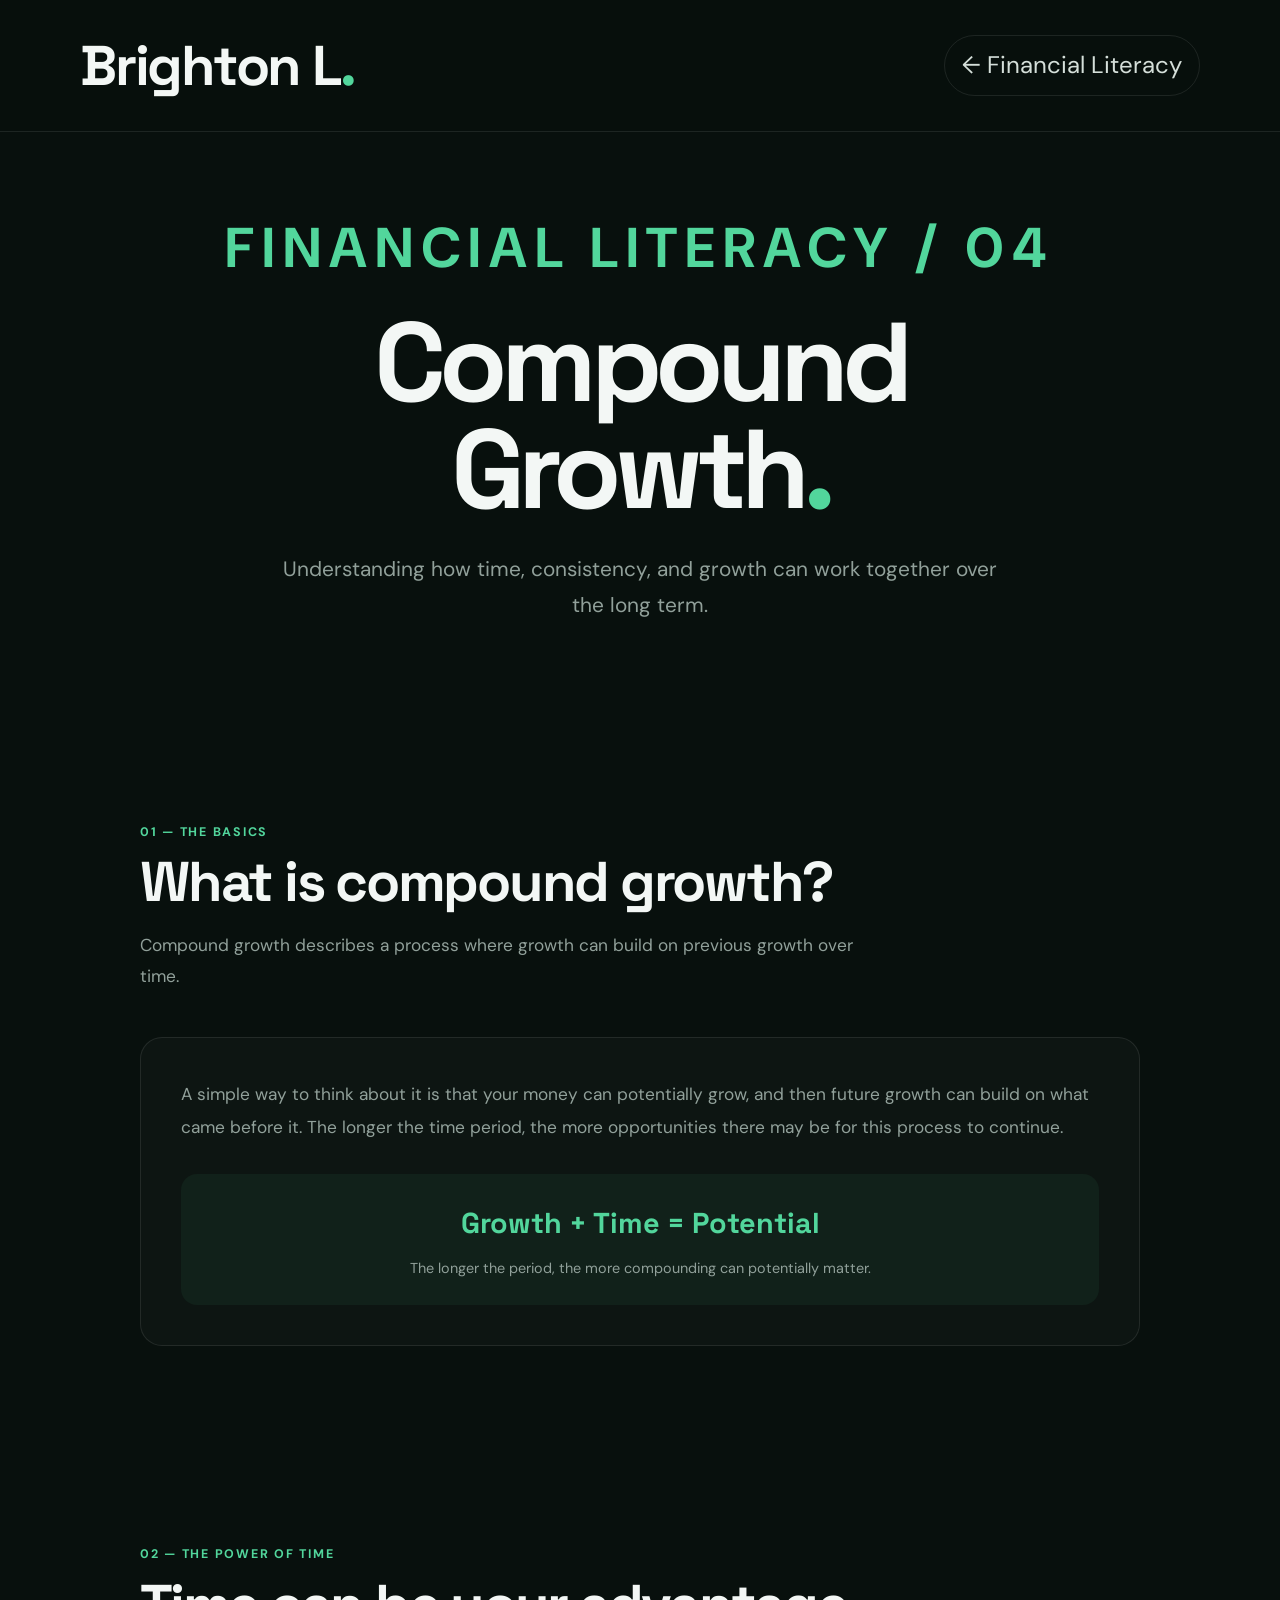
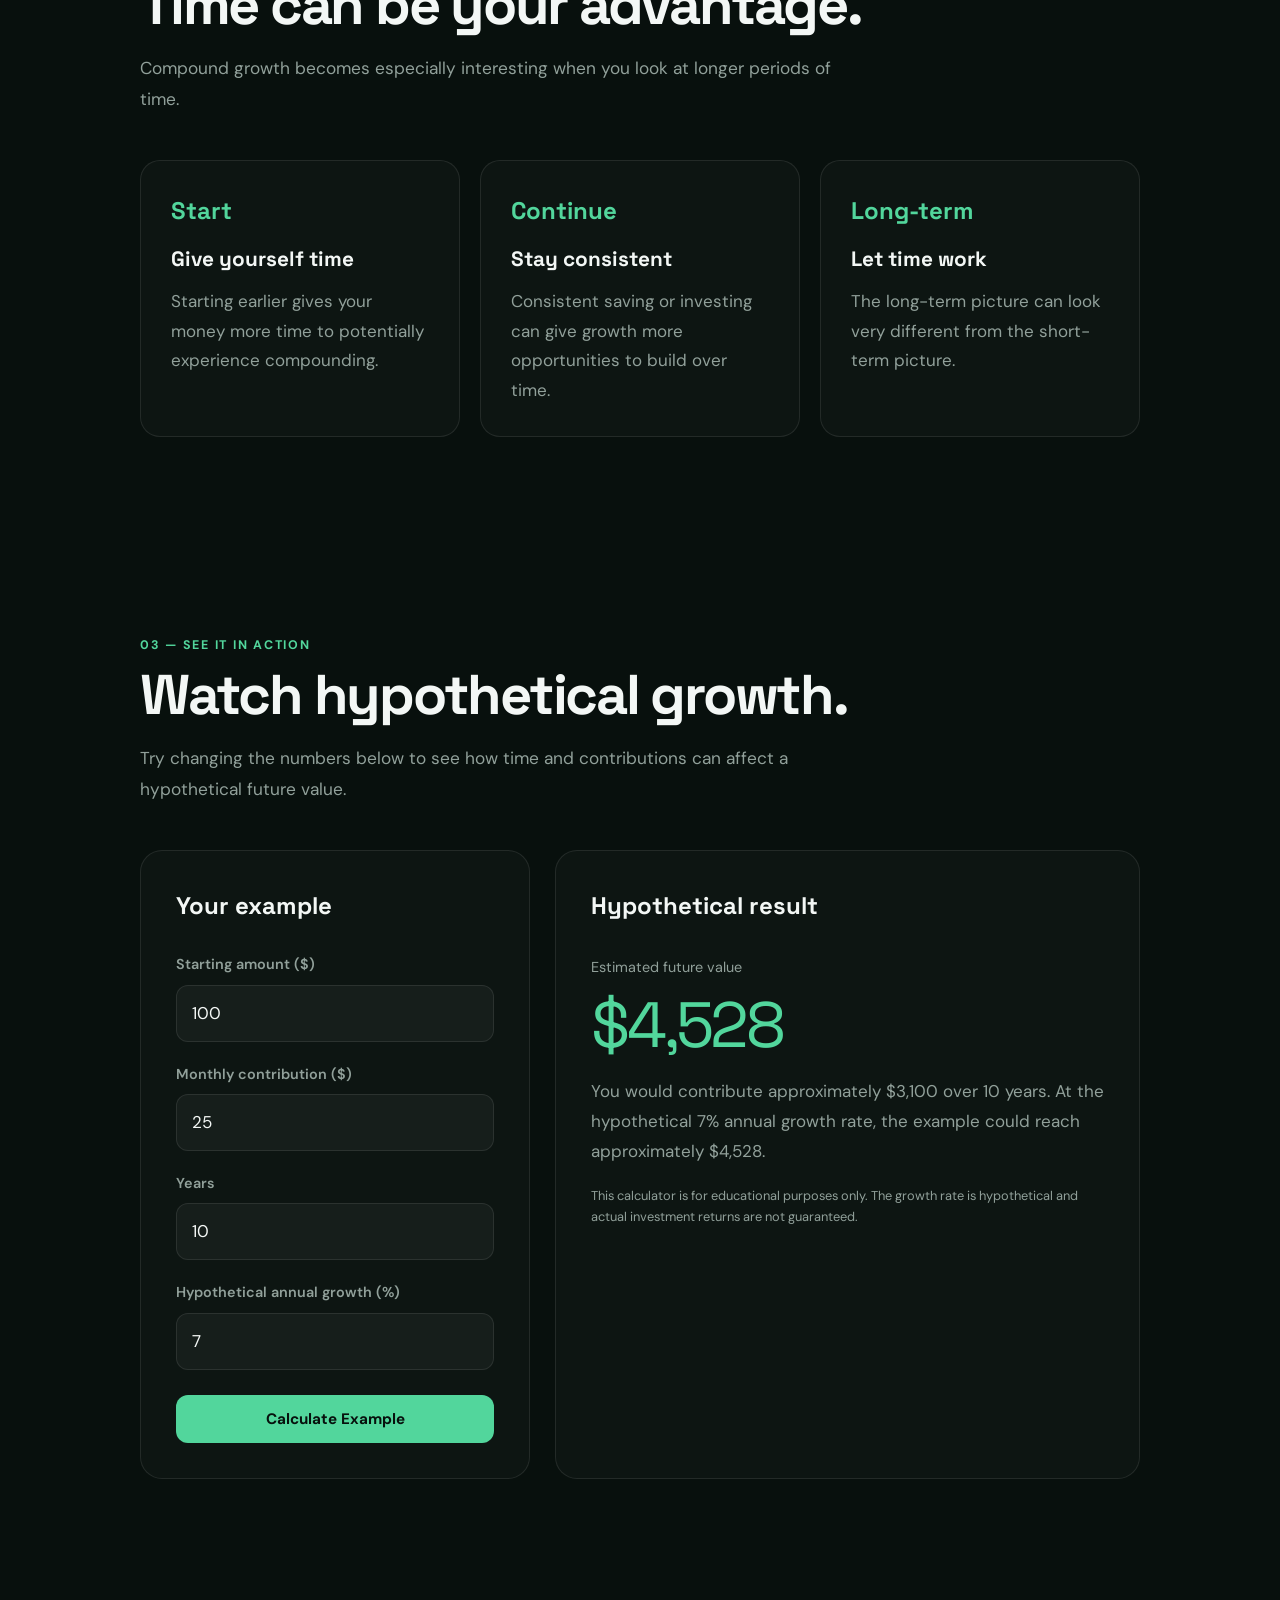
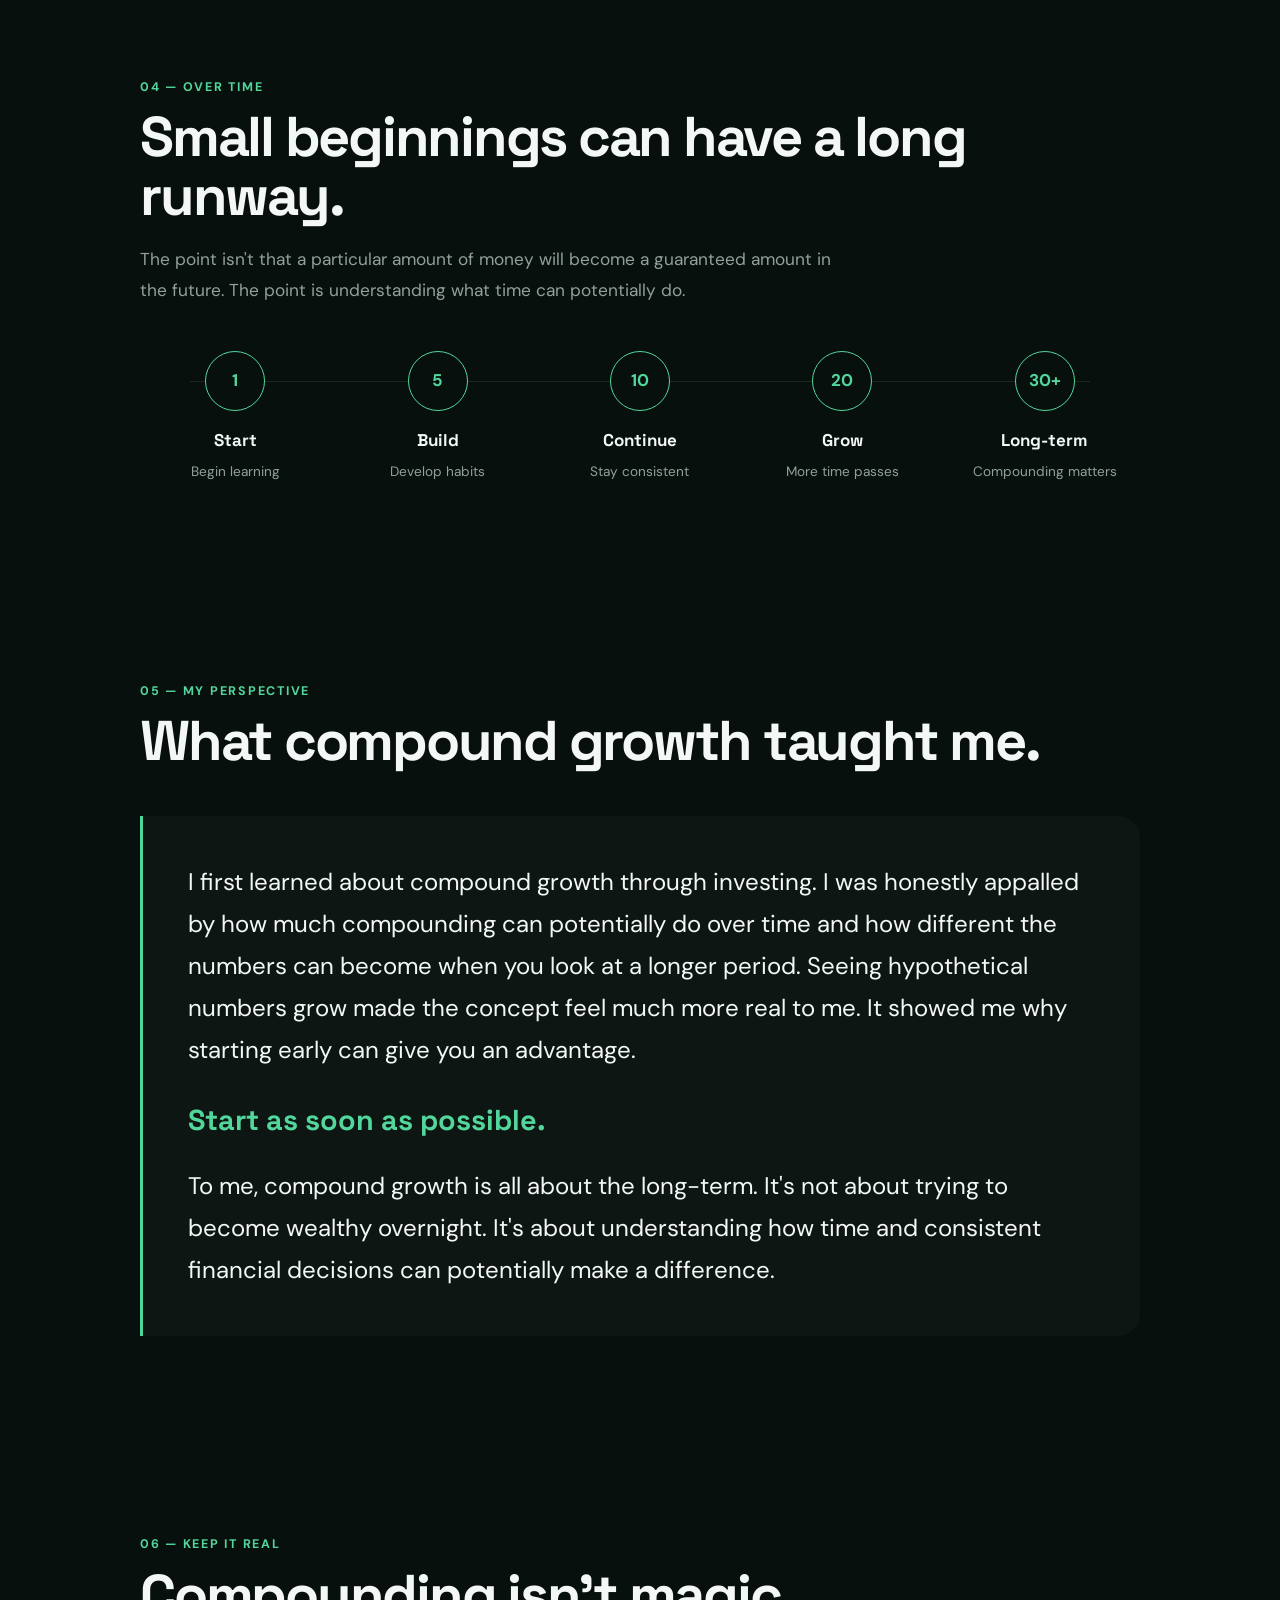
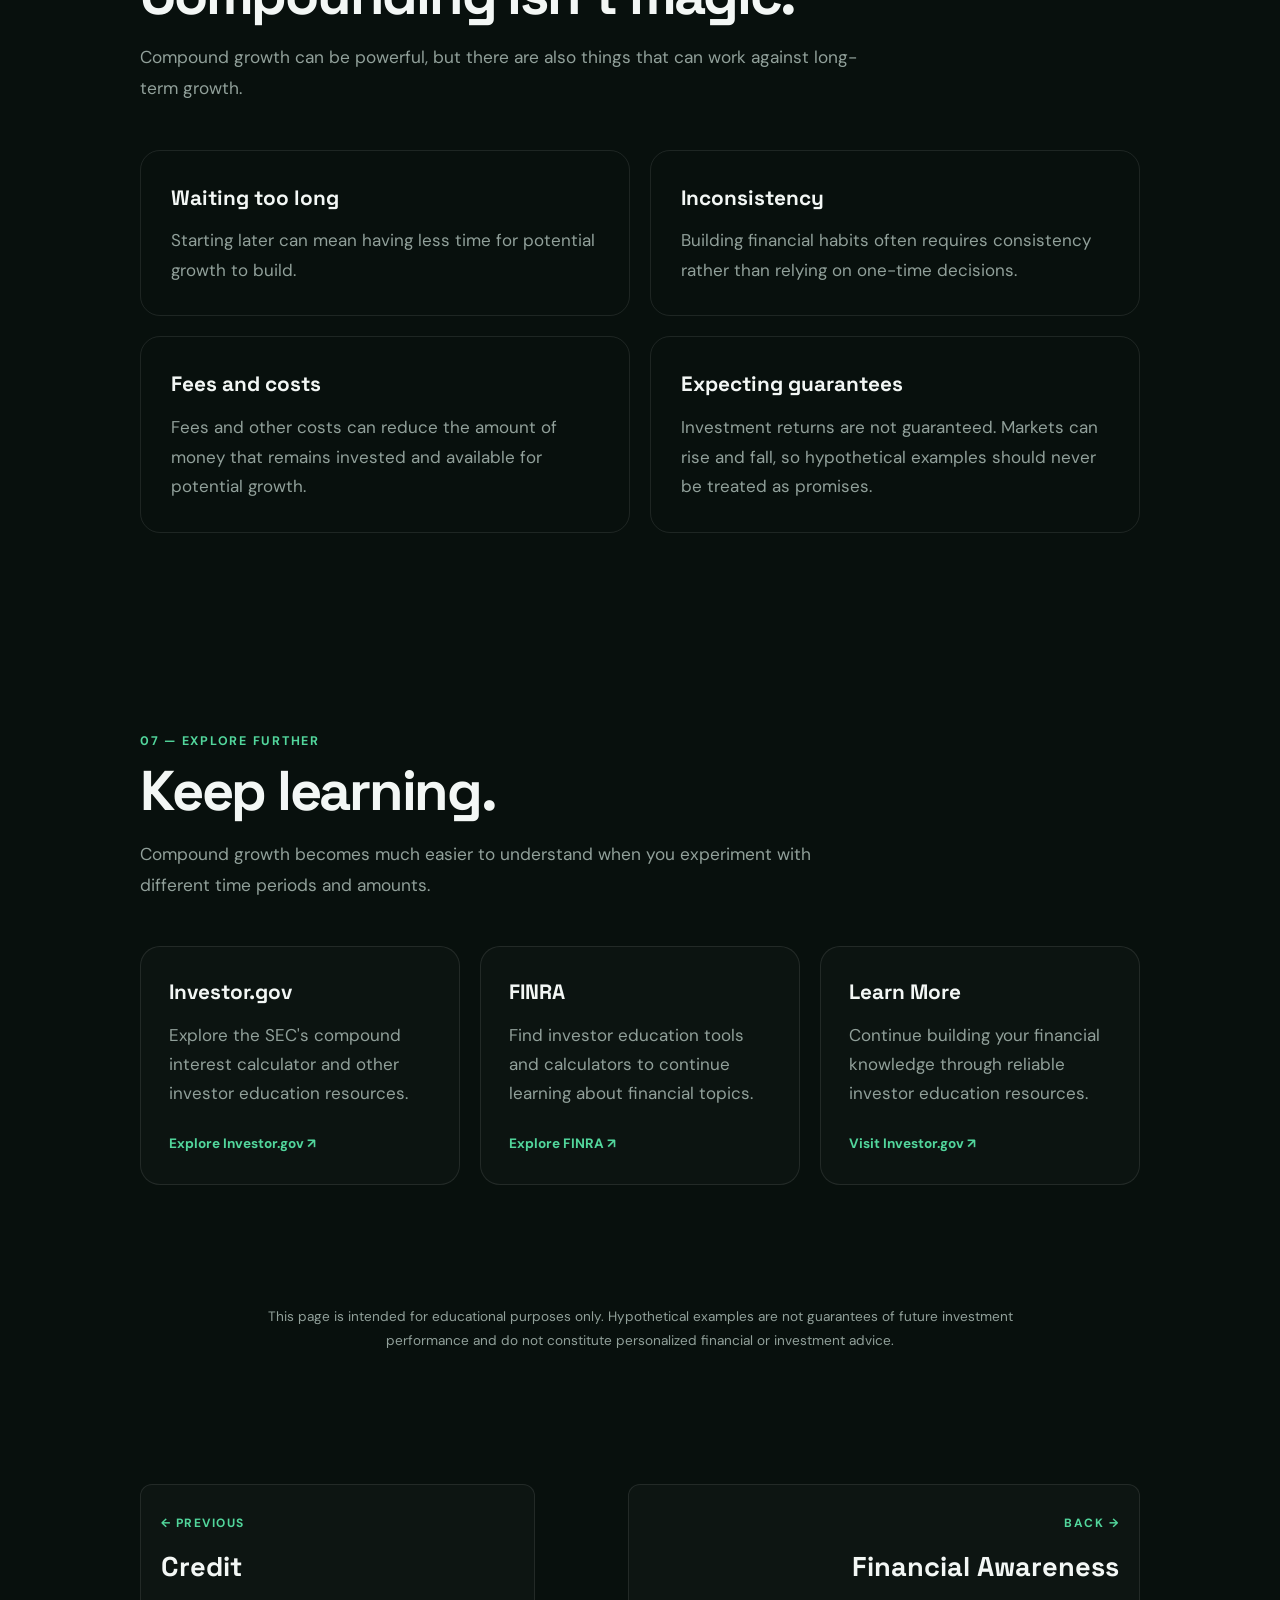
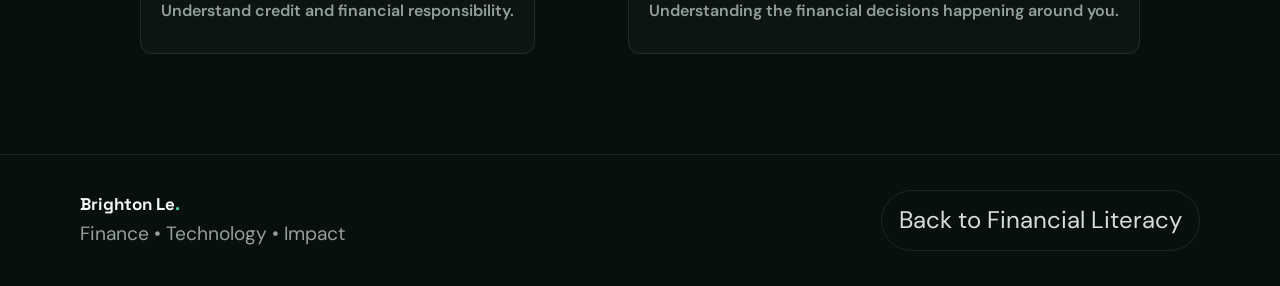
<file: financial-literacy/compound-growth.html>
<!DOCTYPE html>
<html lang="en">

<head>

    <meta charset="UTF-8">

    <meta
        name="viewport"
        content="width=device-width, initial-scale=1.0"
    >

    <title>Compound Growth | Brighton Le</title>

    <link
        rel="stylesheet"
        href="../style.css"
    >

    <link
        rel="preconnect"
        href="https://fonts.googleapis.com"
    >

    <link
        rel="preconnect"
        href="https://fonts.googleapis.com"
        crossorigin
    >

    <link
        href="https://fonts.googleapis.com/css2?family=DM+Sans:wght@400;500;600;700&family=Space+Grotesk:wght@400;500;600;700&display=swap"
        rel="stylesheet"
    >


    <style>

        /* =====================================================
           COMPOUND GROWTH PAGE
        ===================================================== */

        .compound-page {
            padding-top: 120px;
            padding-bottom: 100px;
        }


        /* =====================================================
           HERO
        ===================================================== */

        .compound-hero {
            max-width: 950px;
            margin: 0 auto;
            padding: 80px 20px 100px;
            text-align: center;
        }


        .compound-label {
            display: block;
            margin-bottom: 15px;
            color: var(--green);
            font-family: "DM Sans", sans-serif;
            font-size: 3.5rem;
            font-weight: 700;
            letter-spacing: .14em;
        }


        .compound-hero h1 {
            margin: 0 0 28px;
            font-family: "Space Grotesk", sans-serif;
            font-size: clamp(3.5rem, 9vw, 7rem);
            line-height: .95;
            letter-spacing: -.06em;
        }


        .compound-hero h1 span {
            color: var(--green);
        }


        .compound-hero p {
            max-width: 720px;
            margin: 0 auto;
            color: var(--muted);
            font-size: clamp(1.05rem, 2vw, 1.3rem);
            line-height: 1.75;
        }


        /* =====================================================
           GENERAL SECTIONS
        ===================================================== */

        .compound-section {
            max-width: 1050px;
            margin: 0 auto;
            padding: 100px 25px;
        }


        .compound-section-header {
            margin-bottom: 45px;
        }


        .compound-number {
            display: block;
            margin-bottom: 12px;
            color: var(--green);
            font-family: "DM Sans", sans-serif;
            font-size: .78rem;
            font-weight: 700;
            line-height: 1.4;
            letter-spacing: .14em;
        }


        .compound-section-header h2 {
            margin: 0;
            font-family: "Space Grotesk", sans-serif;
            font-size: clamp(2rem, 5vw, 3.5rem);
            line-height: 1.05;
            letter-spacing: -.04em;
        }


        .compound-section-header p {
            max-width: 720px;
            margin: 18px 0 0;
            color: var(--muted);
            font-size: 1.08rem;
            line-height: 1.8;
        }


        /* =====================================================
           BASICS
        ===================================================== */

        .basics-card {
            padding: 40px;
            border: 1px solid var(--border);
            border-radius: 22px;
            background: rgba(255,255,255,.025);
        }


        .basics-card p {
            margin: 0;
            color: var(--muted);
            font-size: 1.08rem;
            line-height: 1.9;
        }


        .formula {
            margin-top: 30px;
            padding: 25px;
            border-radius: 16px;
            background: rgba(82,214,156,.06);
            text-align: center;
        }


        .formula strong {
            display: block;
            color: var(--green);
            font-family: "Space Grotesk", sans-serif;
            font-size: 1.8rem;
        }


        .formula span {
            display: block;
            margin-top: 8px;
            color: var(--muted);
            font-size: .9rem;
        }


        /* =====================================================
           TIME
        ===================================================== */

        .time-grid {
            display: grid;
            grid-template-columns: repeat(3, 1fr);
            gap: 20px;
        }


        .time-card {
            padding: 30px;
            border: 1px solid var(--border);
            border-radius: 20px;
            background: rgba(255,255,255,.025);
        }


        .time-card strong {
            display: block;
            margin-bottom: 10px;
            color: var(--green);
            font-family: "Space Grotesk", sans-serif;
            font-size: 1.5rem;
        }


        .time-card h3 {
            margin: 0 0 10px;
            font-family: "Space Grotesk", sans-serif;
            font-size: 1.3rem;
        }


        .time-card p {
            margin: 0;
            color: var(--muted);
            line-height: 1.75;
        }


        /* =====================================================
           CALCULATOR
        ===================================================== */

        .calculator {
            display: grid;
            grid-template-columns: .8fr 1.2fr;
            gap: 25px;
        }


        .calculator-inputs,
        .calculator-result {
            padding: 35px;
            border: 1px solid var(--border);
            border-radius: 22px;
            background: rgba(255,255,255,.025);
        }


        .calculator-inputs h3,
        .calculator-result h3 {
            margin: 0 0 25px;
            font-family: "Space Grotesk", sans-serif;
            font-size: 1.5rem;
        }


        .input-group {
            margin-bottom: 20px;
        }


        .input-group label {
            display: block;
            margin-bottom: 8px;
            color: var(--muted);
            font-size: .9rem;
            font-weight: 600;
        }


        .input-group input {
            width: 100%;
            box-sizing: border-box;
            padding: 13px 15px;
            border: 1px solid var(--border);
            border-radius: 12px;
            outline: none;
            background: rgba(255,255,255,.04);
            color: inherit;
            font: inherit;
        }


        .input-group input:focus {
            border-color: var(--green);
        }


        .calculate-button {
            width: 100%;
            margin-top: 5px;
            padding: 14px 20px;
            border: 0;
            border-radius: 12px;
            background: var(--green);
            color: #07110d;
            font-weight: 700;
            font-size: .95rem;
            cursor: pointer;
            transition: transform .2s ease;
        }


        .calculate-button:hover {
            transform: translateY(-2px);
        }


        .result-label {
            color: var(--muted);
            font-size: .9rem;
        }


        .result-number {
            margin: 12px 0 20px;
            color: var(--green);
            font-family: "Space Grotesk", sans-serif;
            font-size: clamp(2.5rem, 5vw, 4.5rem);
            line-height: 1;
            letter-spacing: -.05em;
        }


        .result-explanation {
            color: var(--muted);
            line-height: 1.75;
        }


        .calculator-note {
            margin-top: 20px;
            color: var(--muted);
            font-size: .8rem;
            line-height: 1.6;
        }


        /* =====================================================
           TIMELINE
        ===================================================== */

        .growth-timeline {
            position: relative;
            display: grid;
            grid-template-columns: repeat(5, 1fr);
            gap: 12px;
            margin-top: 40px;
        }


        .growth-timeline::before {
            content: "";
            position: absolute;
            top: 30px;
            left: 5%;
            right: 5%;
            height: 1px;
            background: var(--border);
        }


        .growth-point {
            position: relative;
            z-index: 2;
            text-align: center;
        }


        .growth-dot {
            width: 60px;
            height: 60px;
            display: flex;
            align-items: center;
            justify-content: center;
            margin: 0 auto 15px;
            border: 1px solid var(--green);
            border-radius: 50%;
            background: var(--bg);
            color: var(--green);
            font-weight: 700;
        }


        .growth-point strong {
            display: block;
            font-family: "Space Grotesk", sans-serif;
        }


        .growth-point span {
            display: block;
            margin-top: 5px;
            color: var(--muted);
            font-size: .85rem;
        }


        /* =====================================================
           PERSONAL PERSPECTIVE
        ===================================================== */

        .perspective-box {
            padding: 45px;
            border-left: 3px solid var(--green);
            border-radius: 0 22px 22px 0;
            background: rgba(255,255,255,.025);
        }


        .perspective-box p {
            margin: 0;
            font-size: clamp(1.15rem, 2.3vw, 1.5rem);
            line-height: 1.75;
        }


        .perspective-highlight {
            margin-top: 25px;
            color: var(--green);
            font-family: "Space Grotesk", sans-serif;
            font-size: 1.8rem;
            font-weight: 700;
        }


        /* =====================================================
           WHAT CAN GET IN THE WAY
        ===================================================== */

        .obstacle-grid {
            display: grid;
            grid-template-columns: repeat(2, 1fr);
            gap: 20px;
        }


        .obstacle-card {
            padding: 30px;
            border: 1px solid var(--border);
            border-radius: 20px;
        }


        .obstacle-card h3 {
            margin: 0 0 10px;
            font-family: "Space Grotesk", sans-serif;
            font-size: 1.3rem;
        }


        .obstacle-card p {
            margin: 0;
            color: var(--muted);
            line-height: 1.75;
        }


        /* =====================================================
           RESOURCES
        ===================================================== */

        .resource-grid {
            display: grid;
            grid-template-columns: repeat(3, 1fr);
            gap: 20px;
        }


        .resource-card {
            display: flex;
            flex-direction: column;
            justify-content: space-between;
            min-height: 210px;
            padding: 28px;
            border: 1px solid var(--border);
            border-radius: 20px;
            color: inherit;
            text-decoration: none;
            background: rgba(255,255,255,.02);
            transition:
                transform .25s ease,
                border-color .25s ease;
        }


        .resource-card:hover {
            transform: translateY(-5px);
            border-color: rgba(82,214,156,.45);
        }


        .resource-card h3 {
            margin: 0 0 10px;
            font-family: "Space Grotesk", sans-serif;
            font-size: 1.3rem;
        }


        .resource-card p {
            margin: 0;
            color: var(--muted);
            line-height: 1.7;
        }


        .resource-link {
            margin-top: 25px;
            color: var(--green);
            font-size: .85rem;
            font-weight: 700;
        }


        /* =====================================================
           DISCLAIMER
        ===================================================== */

        .compound-disclaimer {
            max-width: 750px;
            margin: 0 auto;
            color: var(--muted);
            text-align: center;
            font-size: .85rem;
            line-height: 1.8;
        }


        /* =====================================================
           PAGE NAVIGATION
        ===================================================== */

        .finance-navigation {
            display: flex;
            justify-content: space-between;
            gap: 15px;
            max-width: 1050px;
            margin: 0 auto;
            padding: 30px 25px 0;
        }


        .finance-navigation a {
            padding: 14px 20px;
            border: 1px solid var(--border);
            border-radius: 12px;
            color: inherit;
            text-decoration: none;
            font-weight: 600;
            transition:
                border-color .2s ease,
                transform .2s ease;
        }


        .finance-navigation a:hover {
            transform: translateY(-2px);
            border-color: rgba(82,214,156,.45);
        }


        /* =====================================================
           RESPONSIVE
        ===================================================== */

        @media (max-width: 850px) {

            .time-grid,
            .resource-grid {
                grid-template-columns: 1fr;
            }

            .calculator {
                grid-template-columns: 1fr;
            }

            .growth-timeline {
                grid-template-columns: 1fr;
                gap: 25px;
            }

            .growth-timeline::before {
                display: none;
            }

            .obstacle-grid {
                grid-template-columns: 1fr;
            }

        }


        @media (max-width: 600px) {

            .compound-page {
                padding-top: 80px;
            }

            .compound-hero {
                padding: 60px 20px 70px;
            }

            .compound-section {
                padding: 70px 20px;
            }

            .basics-card,
            .calculator-inputs,
            .calculator-result,
            .perspective-box {
                padding: 28px;
            }

            .finance-navigation {
                flex-direction: column;
            }

            .finance-navigation a {
                text-align: center;
            }

        }

    </style>

</head>


<body>


<!-- =====================================================
     NAVIGATION
===================================================== -->

<header class="navbar">

    <div class="nav-inner">

        <a
            href="../index.html"
            class="logo"
        >
            Brighton L<span>.</span>
        </a>


        <a
            href="../index.html#finance"
            class="nav-contact"
        >
            ← Financial Literacy
        </a>

    </div>

</header>



<main class="compound-page">


<!-- =====================================================
     HERO
===================================================== -->

<section class="compound-hero">

    <span class="compound-label">
        FINANCIAL LITERACY / 04
    </span>


    <h1>
        Compound Growth<span>.</span>
    </h1>


    <p>
        Understanding how time, consistency,
        and growth can work together over
        the long term.
    </p>

</section>



<!-- =====================================================
     01 — THE BASICS
===================================================== -->

<section class="compound-section">

    <div class="compound-section-header">

        <span class="compound-number">
            01 — THE BASICS
        </span>


        <h2>
            What is compound growth?
        </h2>


        <p>
            Compound growth describes a process
            where growth can build on previous
            growth over time.
        </p>

    </div>


    <div class="basics-card">

        <p>
            A simple way to think about it is that
            your money can potentially grow, and
            then future growth can build on what
            came before it.

            The longer the time period, the more
            opportunities there may be for this
            process to continue.
        </p>


        <div class="formula">

            <strong>
                Growth + Time = Potential
            </strong>


            <span>
                The longer the period, the more
                compounding can potentially matter.
            </span>

        </div>

    </div>

</section>



<!-- =====================================================
     02 — THE POWER OF TIME
===================================================== -->

<section class="compound-section">

    <div class="compound-section-header">

        <span class="compound-number">
            02 — THE POWER OF TIME
        </span>


        <h2>
            Time can be your advantage.
        </h2>


        <p>
            Compound growth becomes especially
            interesting when you look at longer
            periods of time.
        </p>

    </div>


    <div class="time-grid">


        <div class="time-card">

            <strong>
                Start
            </strong>


            <h3>
                Give yourself time
            </h3>


            <p>
                Starting earlier gives your money
                more time to potentially experience
                compounding.
            </p>

        </div>



        <div class="time-card">

            <strong>
                Continue
            </strong>


            <h3>
                Stay consistent
            </h3>


            <p>
                Consistent saving or investing can
                give growth more opportunities to
                build over time.
            </p>

        </div>



        <div class="time-card">

            <strong>
                Long-term
            </strong>


            <h3>
                Let time work
            </h3>


            <p>
                The long-term picture can look very
                different from the short-term
                picture.
            </p>

        </div>


    </div>

</section>



<!-- =====================================================
     03 — CALCULATOR
===================================================== -->

<section class="compound-section">

    <div class="compound-section-header">

        <span class="compound-number">
            03 — SEE IT IN ACTION
        </span>


        <h2>
            Watch hypothetical growth.
        </h2>


        <p>
            Try changing the numbers below to see
            how time and contributions can affect
            a hypothetical future value.
        </p>

    </div>


    <div class="calculator">


        <div class="calculator-inputs">

            <h3>
                Your example
            </h3>


            <div class="input-group">

                <label for="startingAmount">
                    Starting amount ($)
                </label>


                <input
                    type="number"
                    id="startingAmount"
                    value="100"
                    min="0"
                >

            </div>


            <div class="input-group">

                <label for="monthlyContribution">
                    Monthly contribution ($)
                </label>


                <input
                    type="number"
                    id="monthlyContribution"
                    value="25"
                    min="0"
                >

            </div>


            <div class="input-group">

                <label for="years">
                    Years
                </label>


                <input
                    type="number"
                    id="years"
                    value="10"
                    min="1"
                >

            </div>


            <div class="input-group">

                <label for="rate">
                    Hypothetical annual growth (%)
                </label>


                <input
                    type="number"
                    id="rate"
                    value="7"
                    min="0"
                    step=".1"
                >

            </div>


            <button
                class="calculate-button"
                onclick="calculateGrowth()"
            >
                Calculate Example
            </button>

        </div>



        <div class="calculator-result">

            <h3>
                Hypothetical result
            </h3>


            <span class="result-label">
                Estimated future value
            </span>


            <div
                class="result-number"
                id="result"
            >
                $0
            </div>


            <p
                class="result-explanation"
                id="resultText"
            >
                Enter your numbers and calculate
                a hypothetical example.
            </p>


            <p class="calculator-note">

                This calculator is for educational
                purposes only. The growth rate is
                hypothetical and actual investment
                returns are not guaranteed.

            </p>

        </div>

    </div>

</section>



<!-- =====================================================
     04 — COMPOUNDING OVER TIME
===================================================== -->

<section class="compound-section">

    <div class="compound-section-header">

        <span class="compound-number">
            04 — OVER TIME
        </span>


        <h2>
            Small beginnings can have a long runway.
        </h2>


        <p>
            The point isn't that a particular amount
            of money will become a guaranteed
            amount in the future.

            The point is understanding what time
            can potentially do.
        </p>

    </div>


    <div class="growth-timeline">


        <div class="growth-point">

            <div class="growth-dot">
                1
            </div>


            <strong>
                Start
            </strong>


            <span>
                Begin learning
            </span>

        </div>



        <div class="growth-point">

            <div class="growth-dot">
                5
            </div>


            <strong>
                Build
            </strong>


            <span>
                Develop habits
            </span>

        </div>



        <div class="growth-point">

            <div class="growth-dot">
                10
            </div>


            <strong>
                Continue
            </strong>


            <span>
                Stay consistent
            </span>

        </div>



        <div class="growth-point">

            <div class="growth-dot">
                20
            </div>


            <strong>
                Grow
            </strong>


            <span>
                More time passes
            </span>

        </div>



        <div class="growth-point">

            <div class="growth-dot">
                30+
            </div>


            <strong>
                Long-term
            </strong>


            <span>
                Compounding matters
            </span>

        </div>


    </div>

</section>



<!-- =====================================================
     05 — MY PERSPECTIVE
===================================================== -->

<section class="compound-section">

    <div class="compound-section-header">

        <span class="compound-number">
            05 — MY PERSPECTIVE
        </span>


        <h2>
            What compound growth taught me.
        </h2>

    </div>


    <div class="perspective-box">

        <p>
            I first learned about compound growth
            through investing.

            I was honestly appalled by how much
            compounding can potentially do over
            time and how different the numbers can
            become when you look at a longer period.

            Seeing hypothetical numbers grow made
            the concept feel much more real to me.
            It showed me why starting early can give
            you an advantage.
        </p>


        <div class="perspective-highlight">
            Start as soon as possible.
        </div>


        <p style="margin-top: 20px;">

            To me, compound growth is all about the
            long-term. It's not about trying to
            become wealthy overnight.

            It's about understanding how time and
            consistent financial decisions can
            potentially make a difference.

        </p>

    </div>

</section>



<!-- =====================================================
     06 — WHAT CAN GET IN THE WAY
===================================================== -->

<section class="compound-section">

    <div class="compound-section-header">

        <span class="compound-number">
            06 — KEEP IT REAL
        </span>


        <h2>
            Compounding isn't magic.
        </h2>


        <p>
            Compound growth can be powerful, but
            there are also things that can work
            against long-term growth.
        </p>

    </div>


    <div class="obstacle-grid">


        <div class="obstacle-card">

            <h3>
                Waiting too long
            </h3>


            <p>
                Starting later can mean having less
                time for potential growth to build.
            </p>

        </div>



        <div class="obstacle-card">

            <h3>
                Inconsistency
            </h3>


            <p>
                Building financial habits often
                requires consistency rather than
                relying on one-time decisions.
            </p>

        </div>



        <div class="obstacle-card">

            <h3>
                Fees and costs
            </h3>


            <p>
                Fees and other costs can reduce the
                amount of money that remains invested
                and available for potential growth.
            </p>

        </div>



        <div class="obstacle-card">

            <h3>
                Expecting guarantees
            </h3>


            <p>
                Investment returns are not guaranteed.
                Markets can rise and fall, so
                hypothetical examples should never
                be treated as promises.
            </p>

        </div>


    </div>

</section>



<!-- =====================================================
     07 — EXPLORE FURTHER
===================================================== -->

<section class="compound-section">

    <div class="compound-section-header">

        <span class="compound-number">
            07 — EXPLORE FURTHER
        </span>


        <h2>
            Keep learning.
        </h2>


        <p>
            Compound growth becomes much easier
            to understand when you experiment with
            different time periods and amounts.
        </p>

    </div>


    <div class="resource-grid">


        <a
            href="https://www.investor.gov/financial-tools-calculators/calculators/compound-interest-calculator"
            target="_blank"
            rel="noopener noreferrer"
            class="resource-card"
        >

            <div>

                <h3>
                    Investor.gov
                </h3>


                <p>
                    Explore the SEC's compound
                    interest calculator and other
                    investor education resources.
                </p>

            </div>


            <span class="resource-link">
                Explore Investor.gov ↗
            </span>

        </a>



        <a
            href="https://www.finra.org/investors/tools-calculators"
            target="_blank"
            rel="noopener noreferrer"
            class="resource-card"
        >

            <div>

                <h3>
                    FINRA
                </h3>


                <p>
                    Find investor education tools
                    and calculators to continue
                    learning about financial topics.
                </p>

            </div>


            <span class="resource-link">
                Explore FINRA ↗
            </span>

        </a>



        <a
            href="https://www.investor.gov/"
            target="_blank"
            rel="noopener noreferrer"
            class="resource-card"
        >

            <div>

                <h3>
                    Learn More
                </h3>


                <p>
                    Continue building your financial
                    knowledge through reliable
                    investor education resources.
                </p>

            </div>


            <span class="resource-link">
                Visit Investor.gov ↗
            </span>

        </a>


    </div>

</section>



<!-- =====================================================
     DISCLAIMER
===================================================== -->

<section
    class="compound-section"
    style="
        padding-top: 20px;
    "
>

    <p class="compound-disclaimer">

        This page is intended for educational
        purposes only. Hypothetical examples are
        not guarantees of future investment
        performance and do not constitute
        personalized financial or investment
        advice.

    </p>

</section>



<!-- =====================================================
     PAGE NAVIGATION
===================================================== -->

<section class="finance-navigation">


    <a
        href="credit.html"
        class="finance-nav-card previous"
    >

        <span>
            ← PREVIOUS
        </span>


        <strong>
            Credit
        </strong>


        <p>
            Understand credit and financial responsibility.
        </p>

    </a>



    <a
        href="financial-awareness.html"
        class="finance-nav-card next"
    >

        <span>
            BACK →
        </span>


        <strong>
            Financial Awareness
        </strong>


        <p>
            Understanding the financial decisions happening around you.
        </p>

    </a>


</section>


</main>



<!-- =====================================================
     FOOTER
===================================================== -->

<footer>

    <div class="footer-inner">

        <div>

            <strong>
                Brighton Le<span>.</span>
            </strong>


            <p>
                Finance • Technology • Impact
            </p>

        </div>


        <a
            href="../index.html#finance"
            class="nav-contact"
        >
            Back to Financial Literacy
        </a>

    </div>

</footer>



<!-- =====================================================
     CALCULATOR SCRIPT
===================================================== -->

<script>

    function calculateGrowth() {

        const startingAmount =
            Number(
                document.getElementById(
                    "startingAmount"
                ).value
            );


        const monthlyContribution =
            Number(
                document.getElementById(
                    "monthlyContribution"
                ).value
            );


        const years =
            Number(
                document.getElementById(
                    "years"
                ).value
            );


        const annualRate =
            Number(
                document.getElementById(
                    "rate"
                ).value
            );


        const monthlyRate =
            annualRate / 100 / 12;


        const months =
            years * 12;


        const futureStartingAmount =
            startingAmount *
            Math.pow(
                1 + monthlyRate,
                months
            );


        const futureContributions =
            monthlyRate === 0
                ? monthlyContribution * months
                : monthlyContribution *
                  (
                      (Math.pow(
                          1 + monthlyRate,
                          months
                      ) - 1)
                      / monthlyRate
                  );


        const futureValue =
            futureStartingAmount +
            futureContributions;


        const totalContributed =
            startingAmount +
            (
                monthlyContribution *
                months
            );


        document.getElementById(
            "result"
        ).textContent =
            futureValue.toLocaleString(
                "en-US",
                {
                    style: "currency",
                    currency: "USD",
                    maximumFractionDigits: 0
                }
            );


        document.getElementById(
            "resultText"
        ).textContent =
            "You would contribute approximately " +
            totalContributed.toLocaleString(
                "en-US",
                {
                    style: "currency",
                    currency: "USD",
                    maximumFractionDigits: 0
                }
            ) +
            " over " +
            years +
            " years. At the hypothetical " +
            annualRate +
            "% annual growth rate, the example " +
            "could reach approximately " +
            futureValue.toLocaleString(
                "en-US",
                {
                    style: "currency",
                    currency: "USD",
                    maximumFractionDigits: 0
                }
            ) +
            ".";

    }


    calculateGrowth();

</script>


</body>

</html>
</file>
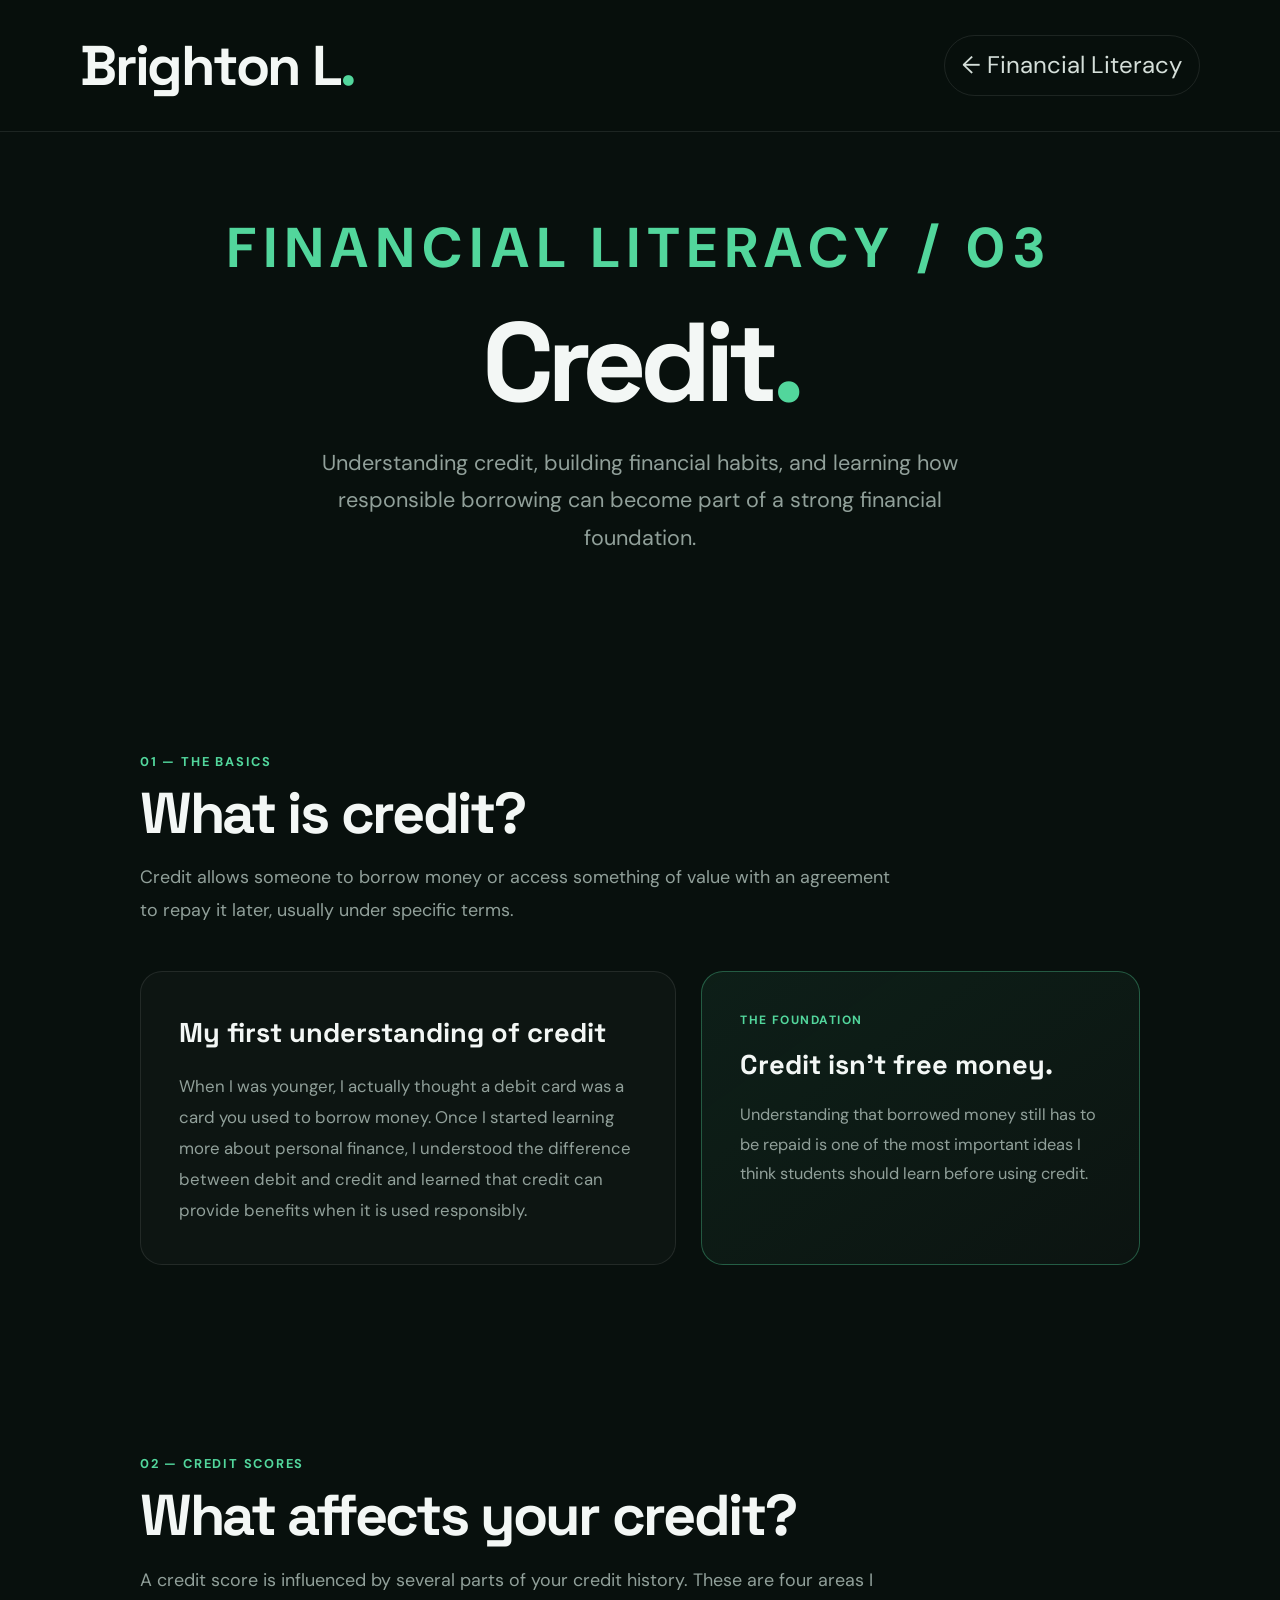
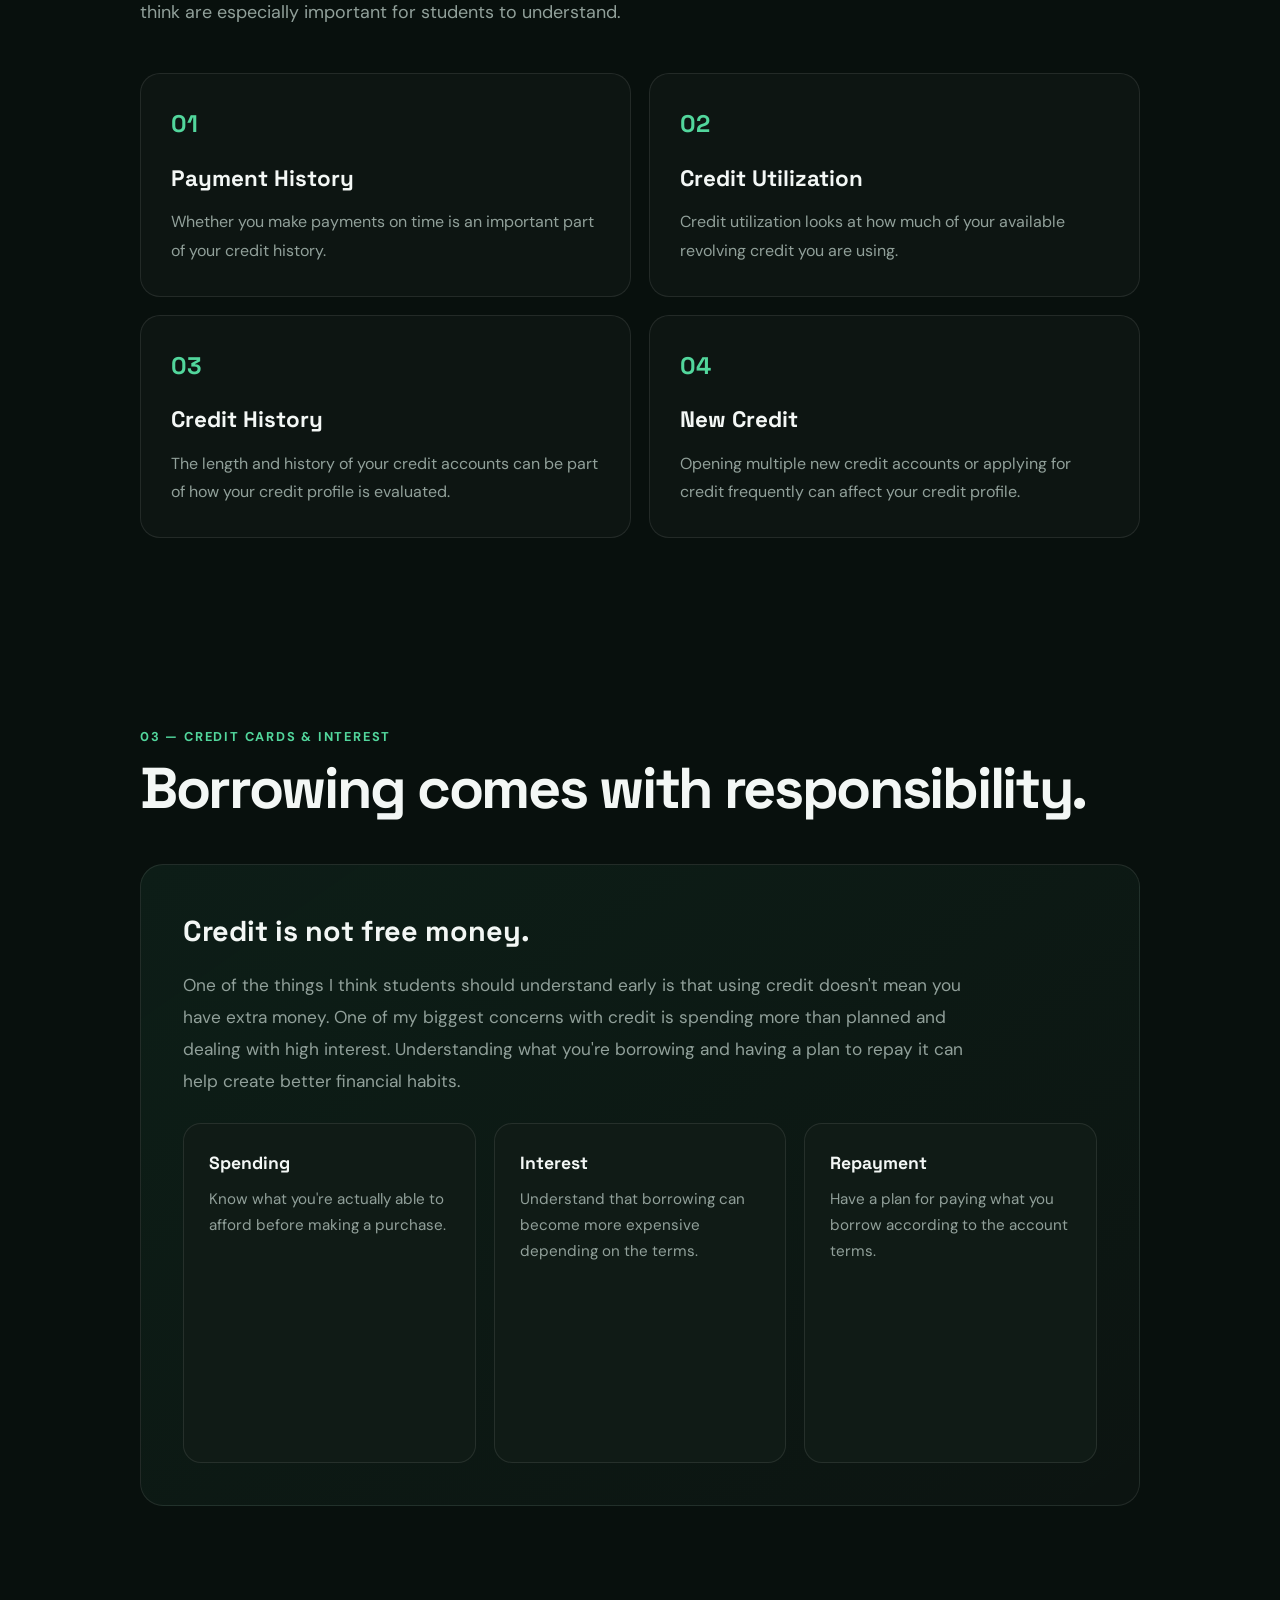
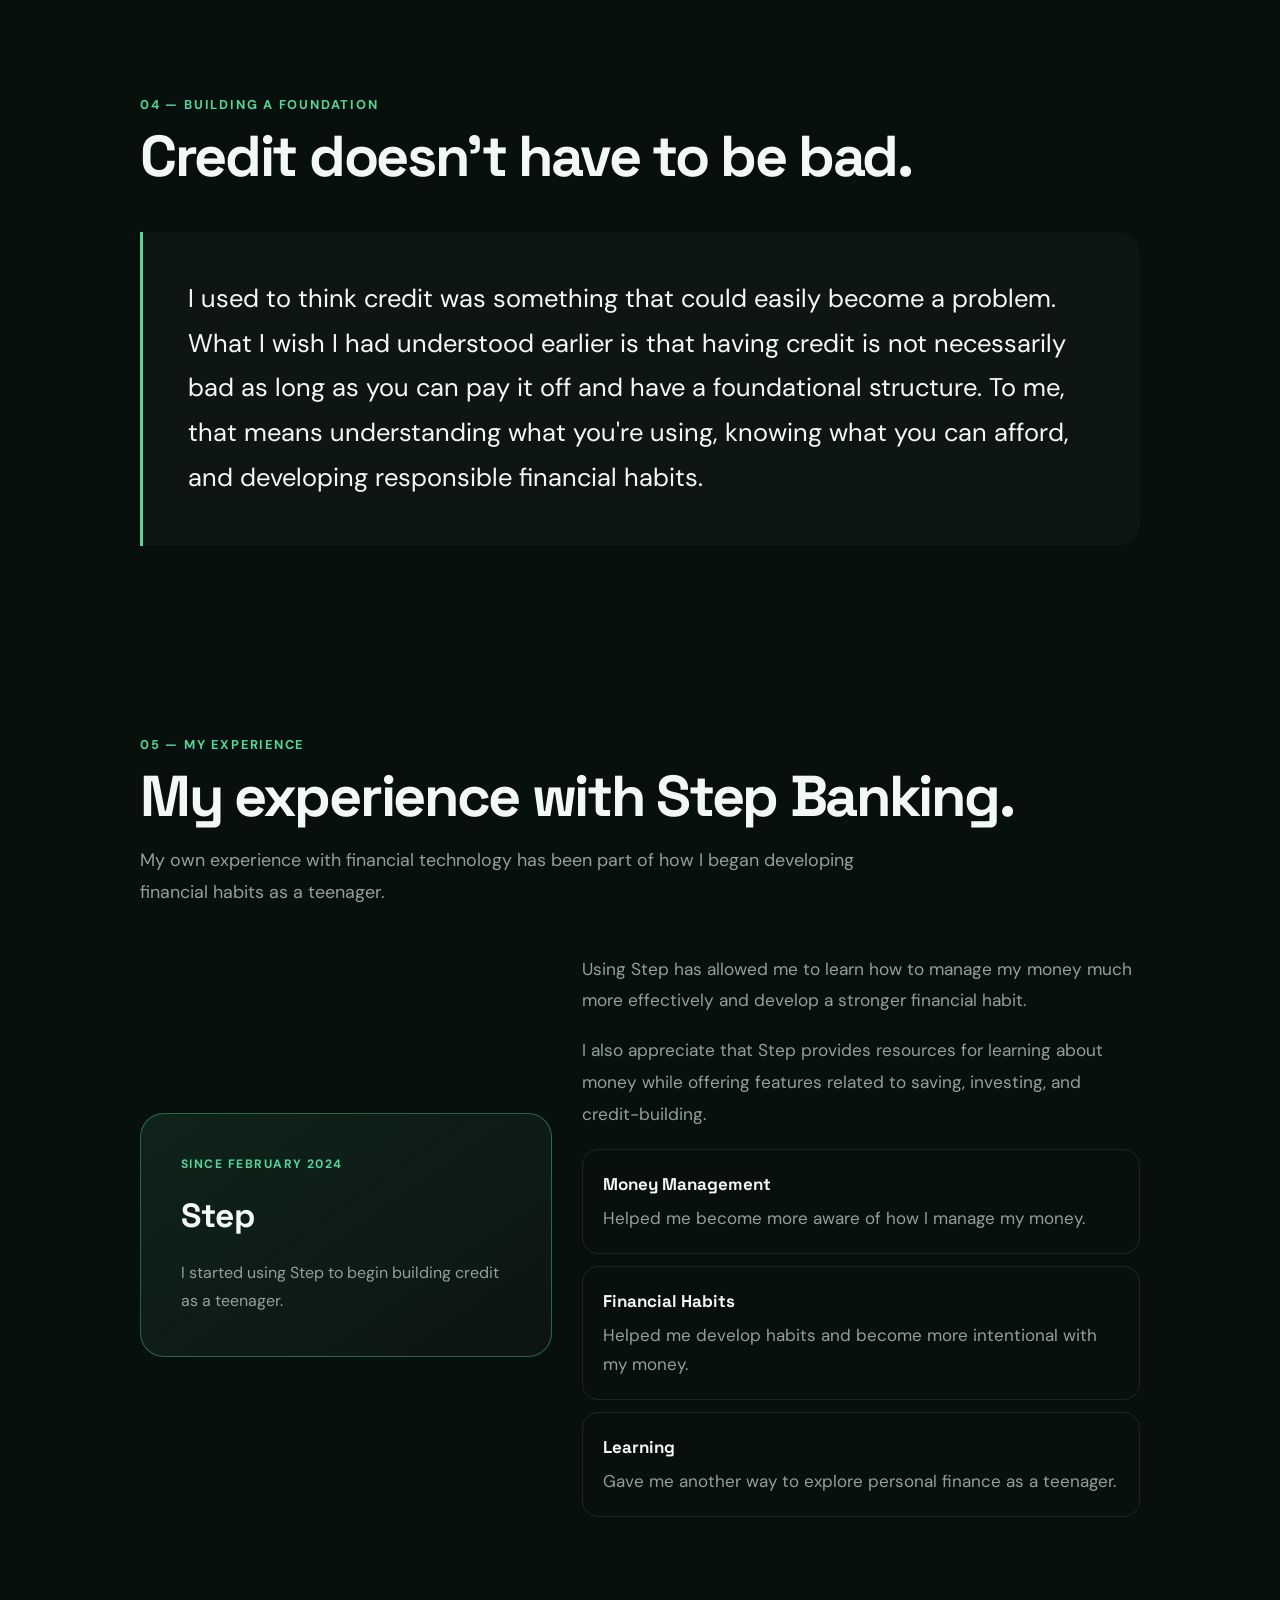
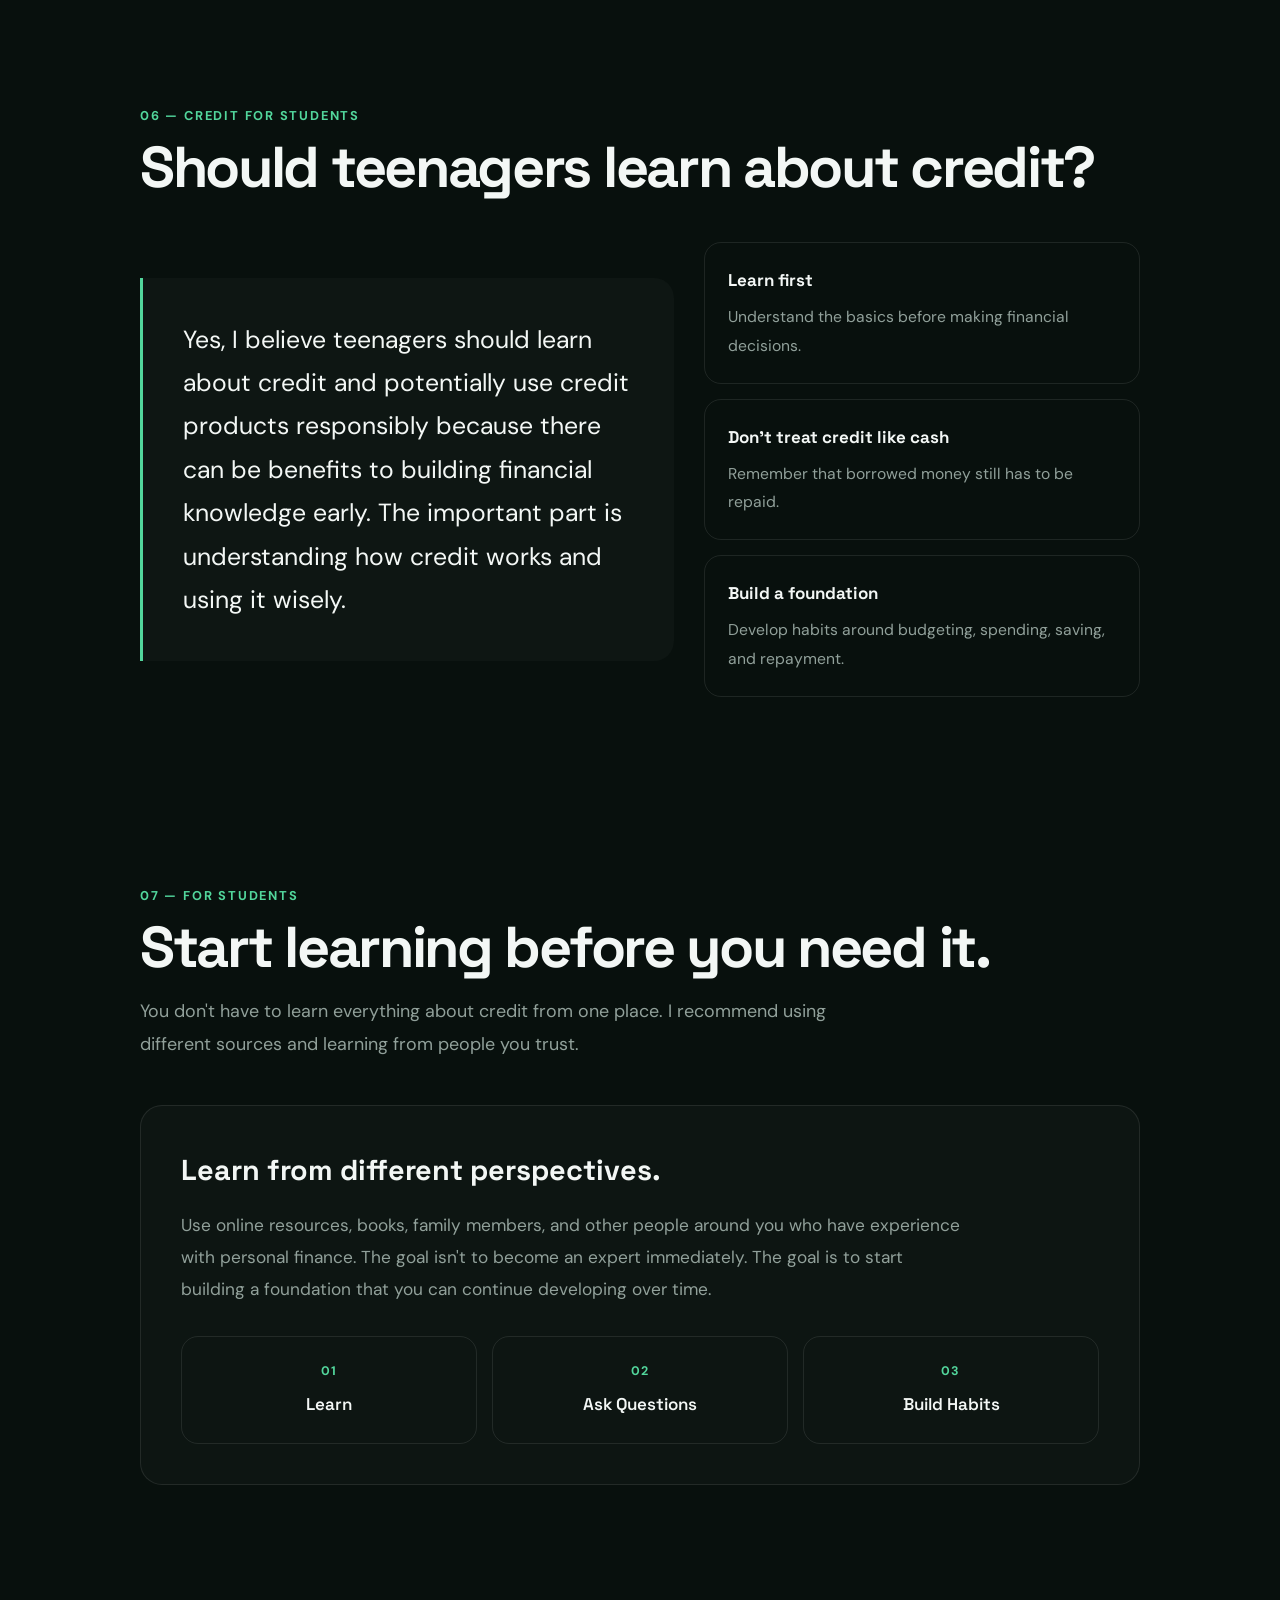
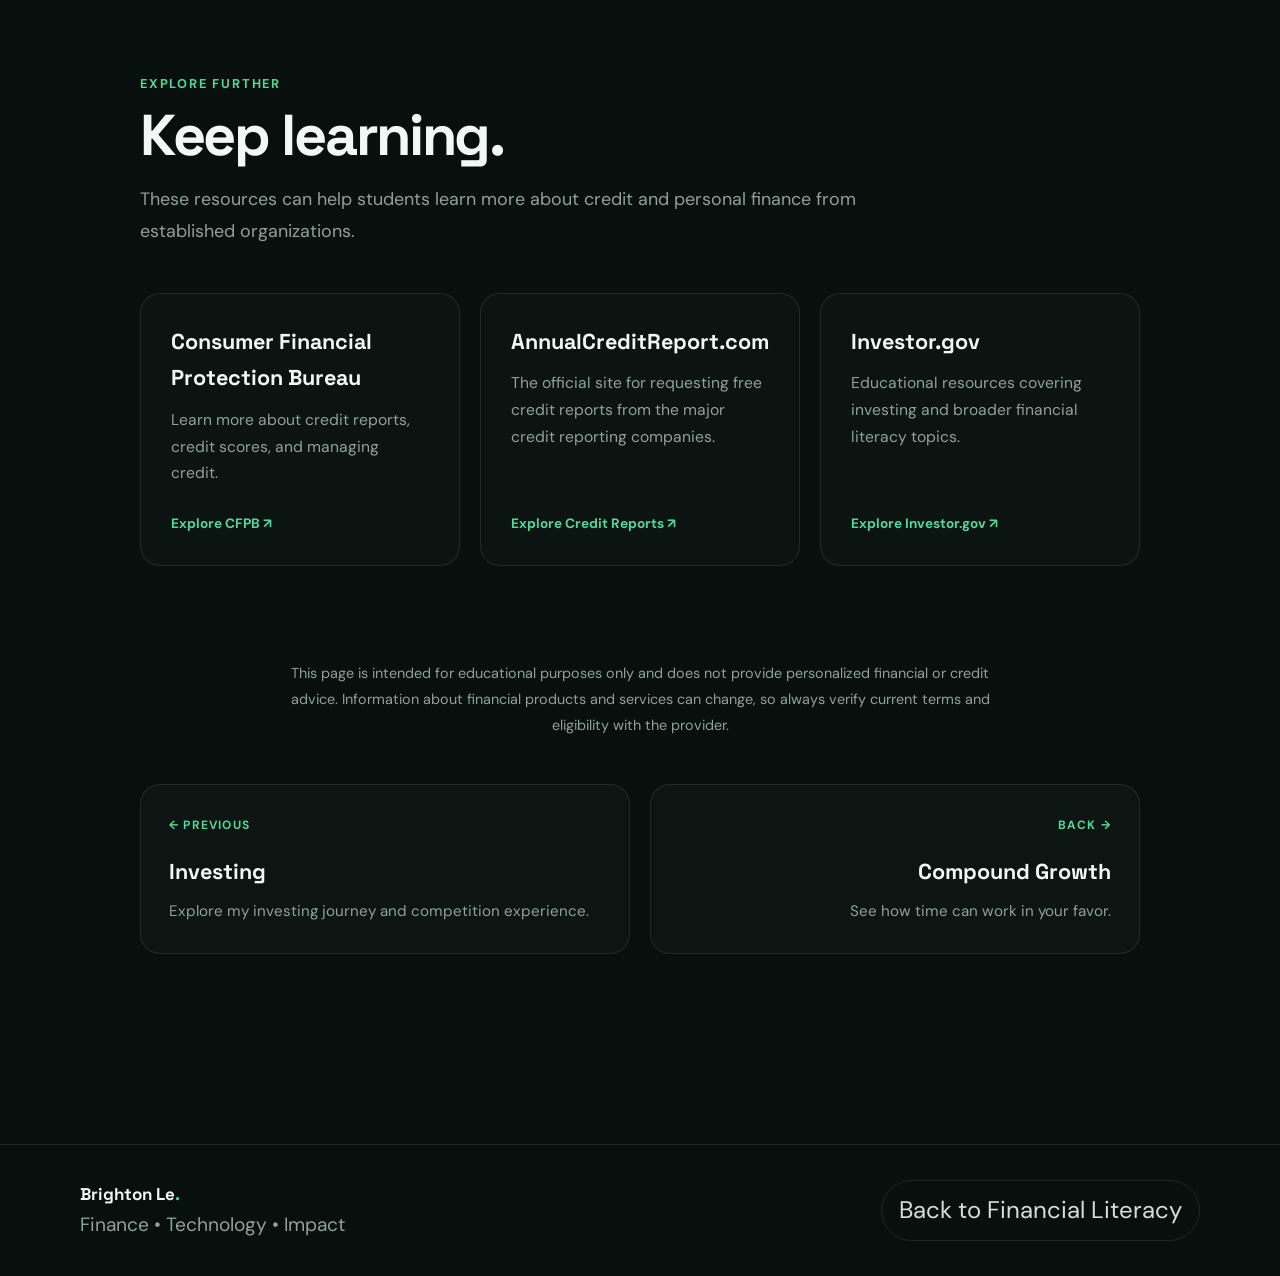
<file: financial-literacy/credit.html>
<!DOCTYPE html>
<html lang="en">

<head>

    <meta charset="UTF-8">

    <meta
        name="viewport"
        content="width=device-width, initial-scale=1.0"
    >

    <title>Credit | Brighton Le</title>

    <link
        rel="stylesheet"
        href="../style.css"
    >

    <link
        rel="preconnect"
        href="https://fonts.googleapis.com"
    >

    <link
        rel="preconnect"
        href="https://fonts.gstatic.com"
        crossorigin
    >

    <link
        href="https://fonts.googleapis.com/css2?family=DM+Sans:wght@400;500;600;700&family=Space+Grotesk:wght@400;500;600;700&display=swap"
        rel="stylesheet"
    >


    <style>

        /* =====================================================
           CREDIT PAGE
        ===================================================== */

        .credit-page {
            padding-top: 120px;
            padding-bottom: 100px;
        }


        /* =====================================================
           HERO
        ===================================================== */

        .credit-hero {
            max-width: 950px;
            margin: 0 auto;
            padding: 80px 20px 100px;
            text-align: center;
        }


        .credit-label {
            display: block;
            margin-bottom: 15px;
            color: var(--green);
            font-family: "DM Sans", sans-serif;
            font-size: 3.5rem;
            font-weight: 700;
            letter-spacing: .14em;
        }


        .credit-hero h1 {
            margin: 0 0 28px;
            font-family: "Space Grotesk", sans-serif;
            font-size: clamp(3.5rem, 9vw, 7rem);
            line-height: .95;
            letter-spacing: -.06em;
        }


        .credit-hero h1 span {
            color: var(--green);
        }


        .credit-hero p {
            max-width: 720px;
            margin: 0 auto;
            color: var(--muted);
            font-size: clamp(1.1rem, 2vw, 1.35rem);
            line-height: 1.75;
        }


        /* =====================================================
           GENERAL SECTIONS
        ===================================================== */

        .credit-section {
            max-width: 1050px;
            margin: 0 auto;
            padding: 95px 25px;
        }


        .credit-section-header {
            margin-bottom: 45px;
        }


        .credit-number {
            display: block;
            margin-bottom: 12px;
            color: var(--green);
            font-family: "DM Sans", sans-serif;
            font-size: .8rem;
            font-weight: 700;
            line-height: 1.4;
            letter-spacing: .14em;
            text-transform: uppercase;
        }


        .credit-section-header h2 {
            margin: 0;
            font-family: "Space Grotesk", sans-serif;
            font-size: clamp(2.2rem, 5vw, 3.6rem);
            line-height: 1.05;
            letter-spacing: -.04em;
        }


        .credit-section-header p {
            max-width: 760px;
            margin: 18px 0 0;
            color: var(--muted);
            font-size: 1.12rem;
            line-height: 1.8;
        }


        /* =====================================================
           BASICS
        ===================================================== */

        .credit-basics-grid {
            display: grid;
            grid-template-columns: 1.1fr .9fr;
            gap: 25px;
            align-items: stretch;
        }


        .credit-story {
            padding: 38px;
            border: 1px solid var(--border);
            border-radius: 22px;
            background: rgba(255,255,255,.025);
        }


        .credit-story h3 {
            margin: 0 0 15px;
            font-family: "Space Grotesk", sans-serif;
            font-size: 1.7rem;
        }


        .credit-story p {
            margin: 0;
            color: var(--muted);
            font-size: 1.05rem;
            line-height: 1.85;
        }


        .credit-definition {
            padding: 38px;
            border: 1px solid rgba(82,214,156,.35);
            border-radius: 22px;
            background:
                linear-gradient(
                    145deg,
                    rgba(82,214,156,.08),
                    rgba(255,255,255,.02)
                );
        }


        .credit-definition span {
            display: block;
            margin-bottom: 12px;
            color: var(--green);
            font-size: .75rem;
            font-weight: 700;
            letter-spacing: .12em;
        }


        .credit-definition h3 {
            margin: 0 0 12px;
            font-family: "Space Grotesk", sans-serif;
            font-size: 1.7rem;
        }


        .credit-definition p {
            margin: 0;
            color: var(--muted);
            font-size: 1.02rem;
            line-height: 1.8;
        }


        /* =====================================================
           CREDIT SCORE
        ===================================================== */

        .score-grid {
            display: grid;
            grid-template-columns: repeat(2, 1fr);
            gap: 18px;
        }


        .score-card {
            padding: 30px;
            border: 1px solid var(--border);
            border-radius: 20px;
            background: rgba(255,255,255,.025);
        }


        .score-card-number {
            display: block;
            margin-bottom: 15px;
            color: var(--green);
            font-family: "Space Grotesk", sans-serif;
            font-size: 1.5rem;
            font-weight: 700;
        }


        .score-card h3 {
            margin: 0 0 10px;
            font-family: "Space Grotesk", sans-serif;
            font-size: 1.4rem;
        }


        .score-card p {
            margin: 0;
            color: var(--muted);
            font-size: 1rem;
            line-height: 1.8;
        }


        /* =====================================================
           CARDS & INTEREST
        ===================================================== */

        .credit-warning {
            padding: 42px;
            border: 1px solid var(--border);
            border-radius: 23px;
            background:
                linear-gradient(
                    145deg,
                    rgba(82,214,156,.07),
                    rgba(255,255,255,.02)
                );
        }


        .credit-warning h3 {
            margin: 0 0 15px;
            font-family: "Space Grotesk", sans-serif;
            font-size: 1.8rem;
        }


        .credit-warning p {
            max-width: 780px;
            margin: 0;
            color: var(--muted);
            font-size: 1.08rem;
            line-height: 1.85;
        }


        .interest-grid {
            display: grid;
            grid-template-columns: repeat(3, 1fr);
            gap: 18px;
            margin-top: 25px;
        }


        .interest-card {
            padding: 25px;
            border: 1px solid var(--border);
            border-radius: 18px;
        }


        .interest-card strong {
            display: block;
            margin-bottom: 8px;
            font-family: "Space Grotesk", sans-serif;
            font-size: 1.1rem;
        }


        .interest-card span {
            color: var(--muted);
            font-size: .95rem;
            line-height: 1.7;
        }


        /* =====================================================
           FOUNDATION
        ===================================================== */

        .foundation-box {
            padding: 45px;
            border-left: 3px solid var(--green);
            border-radius: 0 22px 22px 0;
            background: rgba(255,255,255,.025);
        }


        .foundation-box p {
            margin: 0;
            font-size: clamp(1.2rem, 2.4vw, 1.6rem);
            line-height: 1.75;
        }


        /* =====================================================
           STEP EXPERIENCE
        ===================================================== */

        .step-layout {
            display: grid;
            grid-template-columns: .85fr 1.15fr;
            gap: 30px;
            align-items: center;
        }


        .step-highlight {
            padding: 40px;
            border: 1px solid rgba(82,214,156,.4);
            border-radius: 24px;
            background:
                linear-gradient(
                    145deg,
                    rgba(82,214,156,.1),
                    rgba(255,255,255,.02)
                );
        }


        .step-highlight span {
            display: block;
            color: var(--green);
            font-size: .76rem;
            font-weight: 700;
            letter-spacing: .12em;
        }


        .step-highlight h3 {
            margin: 12px 0 15px;
            font-family: "Space Grotesk", sans-serif;
            font-size: 2.1rem;
        }


        .step-highlight p {
            margin: 0;
            color: var(--muted);
            font-size: 1rem;
            line-height: 1.8;
        }


        .step-content p {
            margin: 0 0 18px;
            color: var(--muted);
            font-size: 1.08rem;
            line-height: 1.85;
        }


        .step-points {
            display: grid;
            gap: 12px;
        }


        .step-point {
            padding: 20px;
            border: 1px solid var(--border);
            border-radius: 16px;
        }


        .step-point strong {
            display: block;
            margin-bottom: 5px;
            font-family: "Space Grotesk", sans-serif;
        }


        .step-point span {
            color: var(--muted);
            line-height: 1.6;
        }


        /* =====================================================
           TEEN CREDIT
        ===================================================== */

        .teen-grid {
            display: grid;
            grid-template-columns: 1.1fr .9fr;
            gap: 30px;
            align-items: center;
        }


        .teen-quote {
            padding: 40px;
            border-left: 3px solid var(--green);
            border-radius: 0 20px 20px 0;
            background: rgba(255,255,255,.025);
        }


        .teen-quote p {
            margin: 0;
            font-size: clamp(1.2rem, 2.3vw, 1.55rem);
            line-height: 1.75;
        }


        .teen-points {
            display: grid;
            gap: 15px;
        }


        .teen-point {
            padding: 23px;
            border: 1px solid var(--border);
            border-radius: 17px;
        }


        .teen-point strong {
            display: block;
            margin-bottom: 7px;
            font-family: "Space Grotesk", sans-serif;
        }


        .teen-point span {
            color: var(--muted);
            font-size: .98rem;
            line-height: 1.65;
        }


        /* =====================================================
           STUDENT ADVICE
        ===================================================== */

        .advice-box {
            padding: 40px;
            border: 1px solid var(--border);
            border-radius: 22px;
            background: rgba(255,255,255,.025);
        }


        .advice-box h3 {
            margin: 0 0 15px;
            font-family: "Space Grotesk", sans-serif;
            font-size: 1.8rem;
        }


        .advice-box > p {
            max-width: 780px;
            color: var(--muted);
            font-size: 1.08rem;
            line-height: 1.85;
        }


        .advice-steps {
            display: grid;
            grid-template-columns: repeat(3, 1fr);
            gap: 15px;
            margin-top: 30px;
        }


        .advice-step {
            padding: 24px;
            border: 1px solid var(--border);
            border-radius: 17px;
            text-align: center;
        }


        .advice-step strong {
            display: block;
            color: var(--green);
            font-size: .78rem;
            letter-spacing: .1em;
        }


        .advice-step span {
            display: block;
            margin-top: 8px;
            font-family: "Space Grotesk", sans-serif;
            font-weight: 600;
        }


        /* =====================================================
           RESOURCES
        ===================================================== */

        .resource-grid {
            display: grid;
            grid-template-columns: repeat(3, 1fr);
            gap: 20px;
        }


        .resource-card {
            display: flex;
            flex-direction: column;
            justify-content: space-between;
            min-height: 220px;
            padding: 30px;
            border: 1px solid var(--border);
            border-radius: 20px;
            color: inherit;
            text-decoration: none;
            background: rgba(255,255,255,.02);
            transition:
                transform .25s ease,
                border-color .25s ease;
        }


        .resource-card:hover {
            transform: translateY(-5px);
            border-color: rgba(82,214,156,.45);
        }


        .resource-card h3 {
            margin: 0 0 10px;
            font-family: "Space Grotesk", sans-serif;
            font-size: 1.35rem;
        }


        .resource-card p {
            margin: 0;
            color: var(--muted);
            font-size: .98rem;
            line-height: 1.7;
        }


        .resource-link {
            margin-top: 25px;
            color: var(--green);
            font-size: .85rem;
            font-weight: 700;
        }


        /* =====================================================
           PAGE NAVIGATION
        ===================================================== */

        .finance-navigation {
            max-width: 1050px;
            margin: 0 auto;
            padding: 25px 25px 90px;
            display: grid;
            grid-template-columns: 1fr 1fr;
            gap: 20px;
        }


        .finance-nav-card {
            padding: 28px;
            border: 1px solid var(--border);
            border-radius: 20px;
            color: inherit;
            text-decoration: none;
            background: rgba(255,255,255,.025);
            transition:
                transform .25s ease,
                border-color .25s ease;
        }


        .finance-nav-card:hover {
            transform: translateY(-4px);
            border-color: rgba(82,214,156,.45);
        }


        .finance-nav-card.next {
            text-align: right;
        }


        .finance-nav-card span {
            color: var(--green);
            font-size: .75rem;
            font-weight: 700;
            letter-spacing: .1em;
        }


        .finance-nav-card strong {
            display: block;
            margin-top: 9px;
            font-family: "Space Grotesk", sans-serif;
            font-size: 1.35rem;
        }


        .finance-nav-card p {
            margin: 8px 0 0;
            color: var(--muted);
            font-size: .95rem;
            line-height: 1.6;
        }


        /* =====================================================
           DISCLAIMER
        ===================================================== */

        .credit-disclaimer {
            max-width: 750px;
            margin: 0 auto;
            padding: 0 25px 20px;
            text-align: center;
        }


        .credit-disclaimer p {
            color: var(--muted);
            font-size: .9rem;
            line-height: 1.8;
        }


        /* =====================================================
           RESPONSIVE
        ===================================================== */

        @media (max-width: 850px) {

            .credit-basics-grid,
            .step-layout,
            .teen-grid {
                grid-template-columns: 1fr;
            }


            .score-grid,
            .interest-grid,
            .resource-grid {
                grid-template-columns: 1fr;
            }


            .advice-steps {
                grid-template-columns: 1fr;
            }

        }


        @media (max-width: 600px) {

            .credit-page {
                padding-top: 80px;
            }


            .credit-hero {
                padding: 60px 20px 70px;
            }


            .credit-section {
                padding: 70px 20px;
            }


            .finance-navigation {
                grid-template-columns: 1fr;
                padding: 20px 20px 70px;
            }


            .finance-nav-card.next {
                text-align: left;
            }

        }

    </style>

</head>


<body>


<!-- =====================================================
     NAVIGATION
===================================================== -->

<header class="navbar">

    <div class="nav-inner">

        <a
            href="../index.html"
            class="logo"
        >
            Brighton L<span>.</span>
        </a>


        <a
            href="../index.html#finance"
            class="nav-contact"
        >
            ← Financial Literacy
        </a>

    </div>

</header>



<main class="credit-page">


<!-- =====================================================
     HERO
===================================================== -->

<section class="credit-hero">

    <span class="credit-label">
        FINANCIAL LITERACY / 03
    </span>


    <h1>
        Credit<span>.</span>
    </h1>


    <p>
        Understanding credit, building financial
        habits, and learning how responsible
        borrowing can become part of a strong
        financial foundation.
    </p>

</section>



<!-- =====================================================
     01 — THE BASICS
===================================================== -->

<section class="credit-section">

    <div class="credit-section-header">

        <span class="credit-number">
            01 — THE BASICS
        </span>


        <h2>
            What is credit?
        </h2>


        <p>
            Credit allows someone to borrow money
            or access something of value with an
            agreement to repay it later, usually
            under specific terms.
        </p>

    </div>


    <div class="credit-basics-grid">


        <div class="credit-story">

            <h3>
                My first understanding of credit
            </h3>


            <p>
                When I was younger, I actually
                thought a debit card was a card you
                used to borrow money.

                Once I started learning more about
                personal finance, I understood the
                difference between debit and credit
                and learned that credit can provide
                benefits when it is used responsibly.
            </p>

        </div>



        <div class="credit-definition">

            <span>
                THE FOUNDATION
            </span>


            <h3>
                Credit isn't free money.
            </h3>


            <p>
                Understanding that borrowed money
                still has to be repaid is one of the
                most important ideas I think students
                should learn before using credit.
            </p>

        </div>

    </div>

</section>



<!-- =====================================================
     02 — CREDIT SCORES
===================================================== -->

<section class="credit-section">

    <div class="credit-section-header">

        <span class="credit-number">
            02 — CREDIT SCORES
        </span>


        <h2>
            What affects your credit?
        </h2>


        <p>
            A credit score is influenced by several
            parts of your credit history. These are
            four areas I think are especially
            important for students to understand.
        </p>

    </div>


    <div class="score-grid">


        <div class="score-card">

            <span class="score-card-number">
                01
            </span>


            <h3>
                Payment History
            </h3>


            <p>
                Whether you make payments on time is
                an important part of your credit
                history.
            </p>

        </div>



        <div class="score-card">

            <span class="score-card-number">
                02
            </span>


            <h3>
                Credit Utilization
            </h3>


            <p>
                Credit utilization looks at how much
                of your available revolving credit
                you are using.
            </p>

        </div>



        <div class="score-card">

            <span class="score-card-number">
                03
            </span>


            <h3>
                Credit History
            </h3>


            <p>
                The length and history of your credit
                accounts can be part of how your
                credit profile is evaluated.
            </p>

        </div>



        <div class="score-card">

            <span class="score-card-number">
                04
            </span>


            <h3>
                New Credit
            </h3>


            <p>
                Opening multiple new credit accounts
                or applying for credit frequently can
                affect your credit profile.
            </p>

        </div>

    </div>

</section>



<!-- =====================================================
     03 — CREDIT CARDS & INTEREST
===================================================== -->

<section class="credit-section">

    <div class="credit-section-header">

        <span class="credit-number">
            03 — CREDIT CARDS & INTEREST
        </span>


        <h2>
            Borrowing comes with responsibility.
        </h2>

    </div>


    <div class="credit-warning">

        <h3>
            Credit is not free money.
        </h3>


        <p>
            One of the things I think students
            should understand early is that using
            credit doesn't mean you have extra
            money.

            One of my biggest concerns with credit
            is spending more than planned and
            dealing with high interest.

            Understanding what you're borrowing
            and having a plan to repay it can help
            create better financial habits.
        </p>


        <div class="interest-grid">


            <div class="interest-card">

                <strong>
                    Spending
                </strong>


                <span>
                    Know what you're actually able
                    to afford before making a purchase.
                </span>

            </div>



            <div class="interest-card">

                <strong>
                    Interest
                </strong>


                <span>
                    Understand that borrowing can
                    become more expensive depending
                    on the terms.
                </span>

            </div>



            <div class="interest-card">

                <strong>
                    Repayment
                </strong>


                <span>
                    Have a plan for paying what you
                    borrow according to the account
                    terms.
                </span>

            </div>

        </div>

    </div>

</section>



<!-- =====================================================
     04 — BUILDING A FOUNDATION
===================================================== -->

<section class="credit-section">

    <div class="credit-section-header">

        <span class="credit-number">
            04 — BUILDING A FOUNDATION
        </span>


        <h2>
            Credit doesn't have to be bad.
        </h2>

    </div>


    <div class="foundation-box">

        <p>
            I used to think credit was something
            that could easily become a problem.

            What I wish I had understood earlier is
            that having credit is not necessarily
            bad as long as you can pay it off and
            have a foundational structure.

            To me, that means understanding what
            you're using, knowing what you can
            afford, and developing responsible
            financial habits.
        </p>

    </div>

</section>



<!-- =====================================================
     05 — MY STEP EXPERIENCE
===================================================== -->

<section class="credit-section">

    <div class="credit-section-header">

        <span class="credit-number">
            05 — MY EXPERIENCE
        </span>


        <h2>
            My experience with Step Banking.
        </h2>


        <p>
            My own experience with financial
            technology has been part of how I began
            developing financial habits as a
            teenager.
        </p>

    </div>


    <div class="step-layout">


        <div class="step-highlight">

            <span>
                SINCE FEBRUARY 2024
            </span>


            <h3>
                Step
            </h3>


            <p>
                I started using Step to begin
                building credit as a teenager.
            </p>

        </div>



        <div class="step-content">

            <p>
                Using Step has allowed me to learn
                how to manage my money much more
                effectively and develop a stronger
                financial habit.
            </p>


            <p>
                I also appreciate that Step provides
                resources for learning about money
                while offering features related to
                saving, investing, and credit-building.
            </p>


            <div class="step-points">


                <div class="step-point">

                    <strong>
                        Money Management
                    </strong>


                    <span>
                        Helped me become more aware
                        of how I manage my money.
                    </span>

                </div>



                <div class="step-point">

                    <strong>
                        Financial Habits
                    </strong>


                    <span>
                        Helped me develop habits and
                        become more intentional with
                        my money.
                    </span>

                </div>



                <div class="step-point">

                    <strong>
                        Learning
                    </strong>


                    <span>
                        Gave me another way to explore
                        personal finance as a teenager.
                    </span>

                </div>

            </div>

        </div>

    </div>

</section>



<!-- =====================================================
     06 — CREDIT FOR STUDENTS
===================================================== -->

<section class="credit-section">

    <div class="credit-section-header">

        <span class="credit-number">
            06 — CREDIT FOR STUDENTS
        </span>


        <h2>
            Should teenagers learn about credit?
        </h2>

    </div>


    <div class="teen-grid">


        <div class="teen-quote">

            <p>
                Yes, I believe teenagers should learn
                about credit and potentially use credit
                products responsibly because there can
                be benefits to building financial
                knowledge early.

                The important part is understanding
                how credit works and using it wisely.
            </p>

        </div>


        <div class="teen-points">


            <div class="teen-point">

                <strong>
                    Learn first
                </strong>


                <span>
                    Understand the basics before
                    making financial decisions.
                </span>

            </div>



            <div class="teen-point">

                <strong>
                    Don't treat credit like cash
                </strong>


                <span>
                    Remember that borrowed money
                    still has to be repaid.
                </span>

            </div>



            <div class="teen-point">

                <strong>
                    Build a foundation
                </strong>


                <span>
                    Develop habits around budgeting,
                    spending, saving, and repayment.
                </span>

            </div>

        </div>

    </div>

</section>



<!-- =====================================================
     07 — FOR STUDENTS & RESOURCES
===================================================== -->

<section class="credit-section">

    <div class="credit-section-header">

        <span class="credit-number">
            07 — FOR STUDENTS
        </span>


        <h2>
            Start learning before you need it.
        </h2>


        <p>
            You don't have to learn everything about
            credit from one place. I recommend using
            different sources and learning from people
            you trust.
        </p>

    </div>


    <div class="advice-box">

        <h3>
            Learn from different perspectives.
        </h3>


        <p>
            Use online resources, books, family
            members, and other people around you
            who have experience with personal
            finance.

            The goal isn't to become an expert
            immediately. The goal is to start
            building a foundation that you can
            continue developing over time.
        </p>


        <div class="advice-steps">


            <div class="advice-step">

                <strong>
                    01
                </strong>


                <span>
                    Learn
                </span>

            </div>



            <div class="advice-step">

                <strong>
                    02
                </strong>


                <span>
                    Ask Questions
                </span>

            </div>



            <div class="advice-step">

                <strong>
                    03
                </strong>


                <span>
                    Build Habits
                </span>

            </div>

        </div>

    </div>

</section>



<!-- =====================================================
     RESOURCES
===================================================== -->

<section class="credit-section">

    <div class="credit-section-header">

        <span class="credit-number">
            EXPLORE FURTHER
        </span>


        <h2>
            Keep learning.
        </h2>


        <p>
            These resources can help students
            learn more about credit and personal
            finance from established organizations.
        </p>

    </div>


    <div class="resource-grid">


        <a
            href="https://www.consumerfinance.gov/consumer-tools/credit-reports-and-scores/"
            target="_blank"
            rel="noopener noreferrer"
            class="resource-card"
        >

            <div>

                <h3>
                    Consumer Financial Protection Bureau
                </h3>


                <p>
                    Learn more about credit reports,
                    credit scores, and managing credit.
                </p>

            </div>


            <span class="resource-link">
                Explore CFPB ↗
            </span>

        </a>



        <a
            href="https://www.annualcreditreport.com/"
            target="_blank"
            rel="noopener noreferrer"
            class="resource-card"
        >

            <div>

                <h3>
                    AnnualCreditReport.com
                </h3>


                <p>
                    The official site for requesting
                    free credit reports from the major
                    credit reporting companies.
                </p>

            </div>


            <span class="resource-link">
                Explore Credit Reports ↗
            </span>

        </a>



        <a
            href="https://www.investor.gov/"
            target="_blank"
            rel="noopener noreferrer"
            class="resource-card"
        >

            <div>

                <h3>
                    Investor.gov
                </h3>


                <p>
                    Educational resources covering
                    investing and broader financial
                    literacy topics.
                </p>

            </div>


            <span class="resource-link">
                Explore Investor.gov ↗
            </span>

        </a>

    </div>

</section>



<!-- =====================================================
     DISCLAIMER
===================================================== -->

<div class="credit-disclaimer">

    <p>
        This page is intended for educational
        purposes only and does not provide
        personalized financial or credit advice.
        Information about financial products and
        services can change, so always verify
        current terms and eligibility with the
        provider.
    </p>

</div>



<!-- =====================================================
     PAGE NAVIGATION
===================================================== -->

<section class="finance-navigation">


    <a
        href="investing.html"
        class="finance-nav-card previous"
    >

        <span>
            ← PREVIOUS
        </span>


        <strong>
            Investing
        </strong>


        <p>
            Explore my investing journey and
            competition experience.
        </p>

    </a>



    <a
        href="compound-growth.html"
        class="finance-nav-card next"
    >

        <span>
            BACK →
        </span>


        <strong>
            Compound Growth
        </strong>


        <p>
            See how time can work in your favor.
        </p>

    </a>


</section>


</main>



<!-- =====================================================
     FOOTER
===================================================== -->

<footer>

    <div class="footer-inner">

        <div>

            <strong>
                Brighton Le<span>.</span>
            </strong>


            <p>
                Finance • Technology • Impact
            </p>

        </div>


        <a
            href="../index.html#finance"
            class="nav-contact"
        >
            Back to Financial Literacy
        </a>

    </div>

</footer>


</body>

</html>
</file>
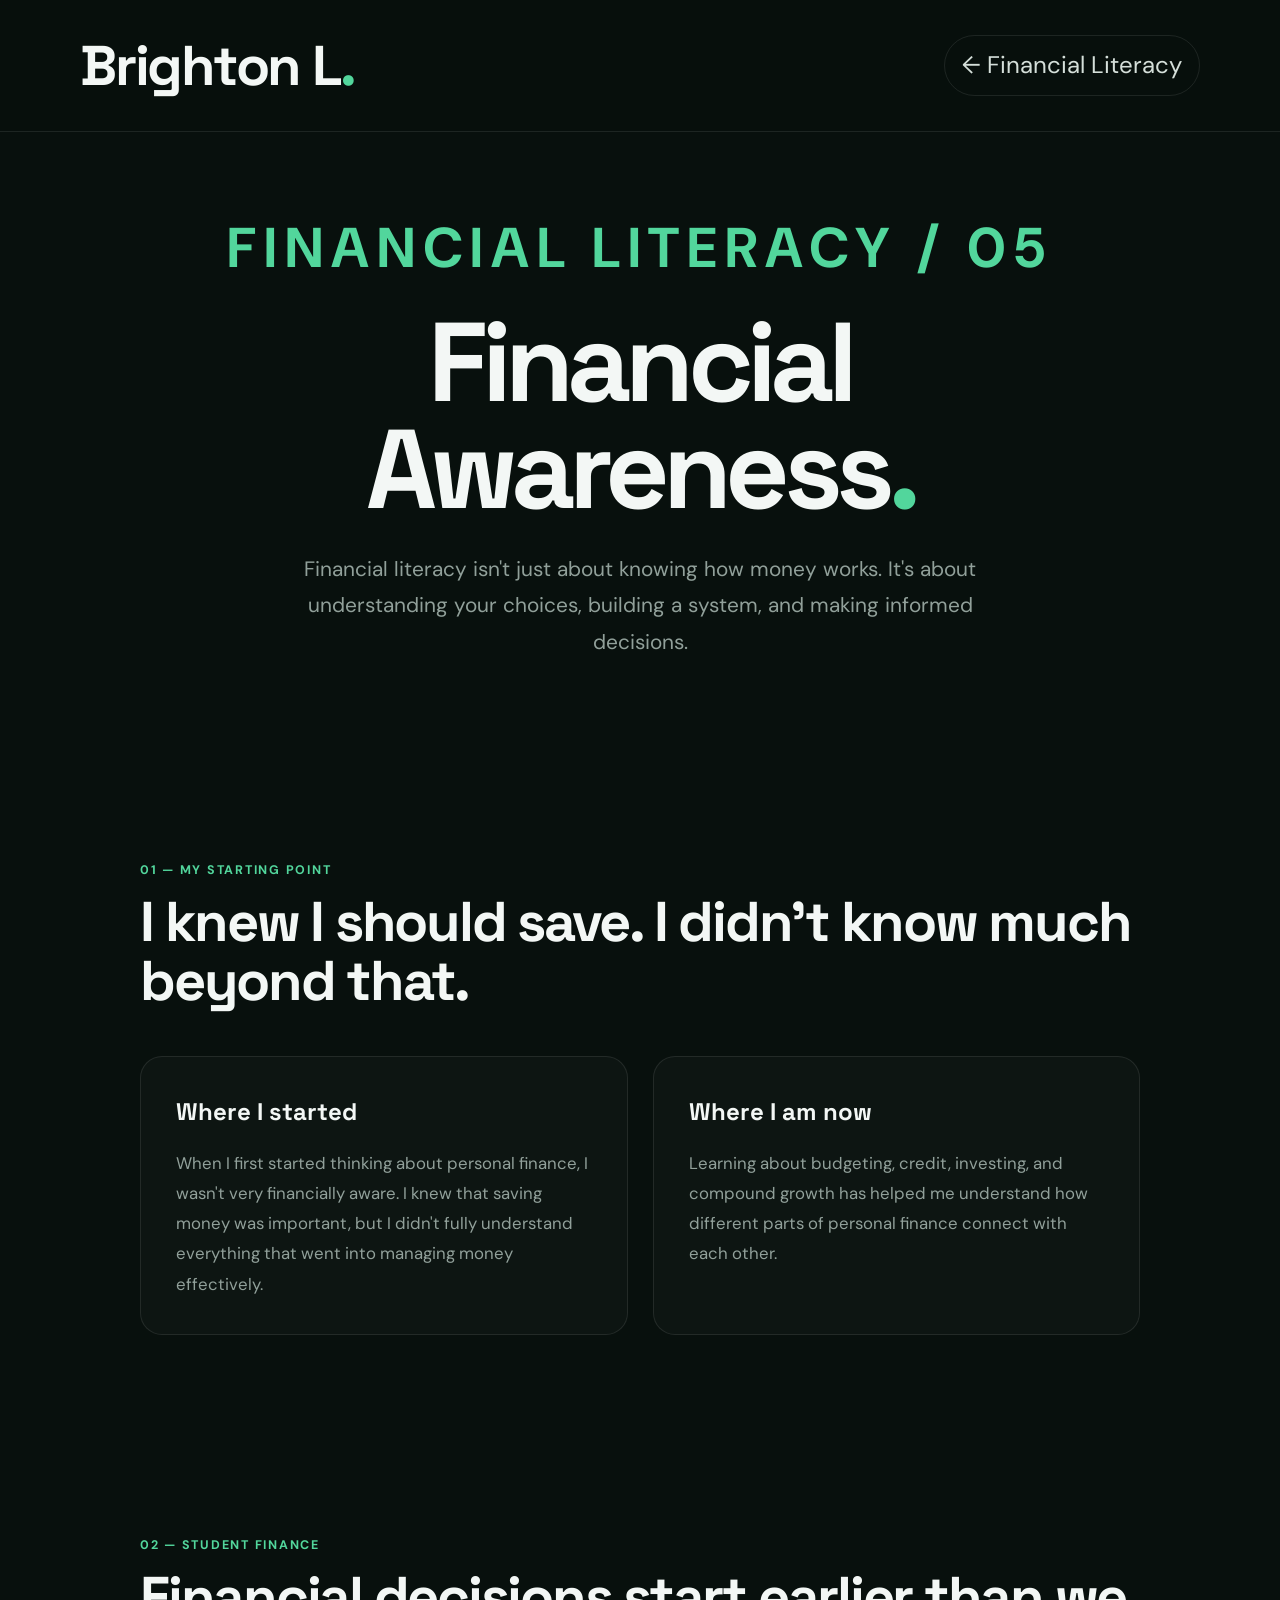
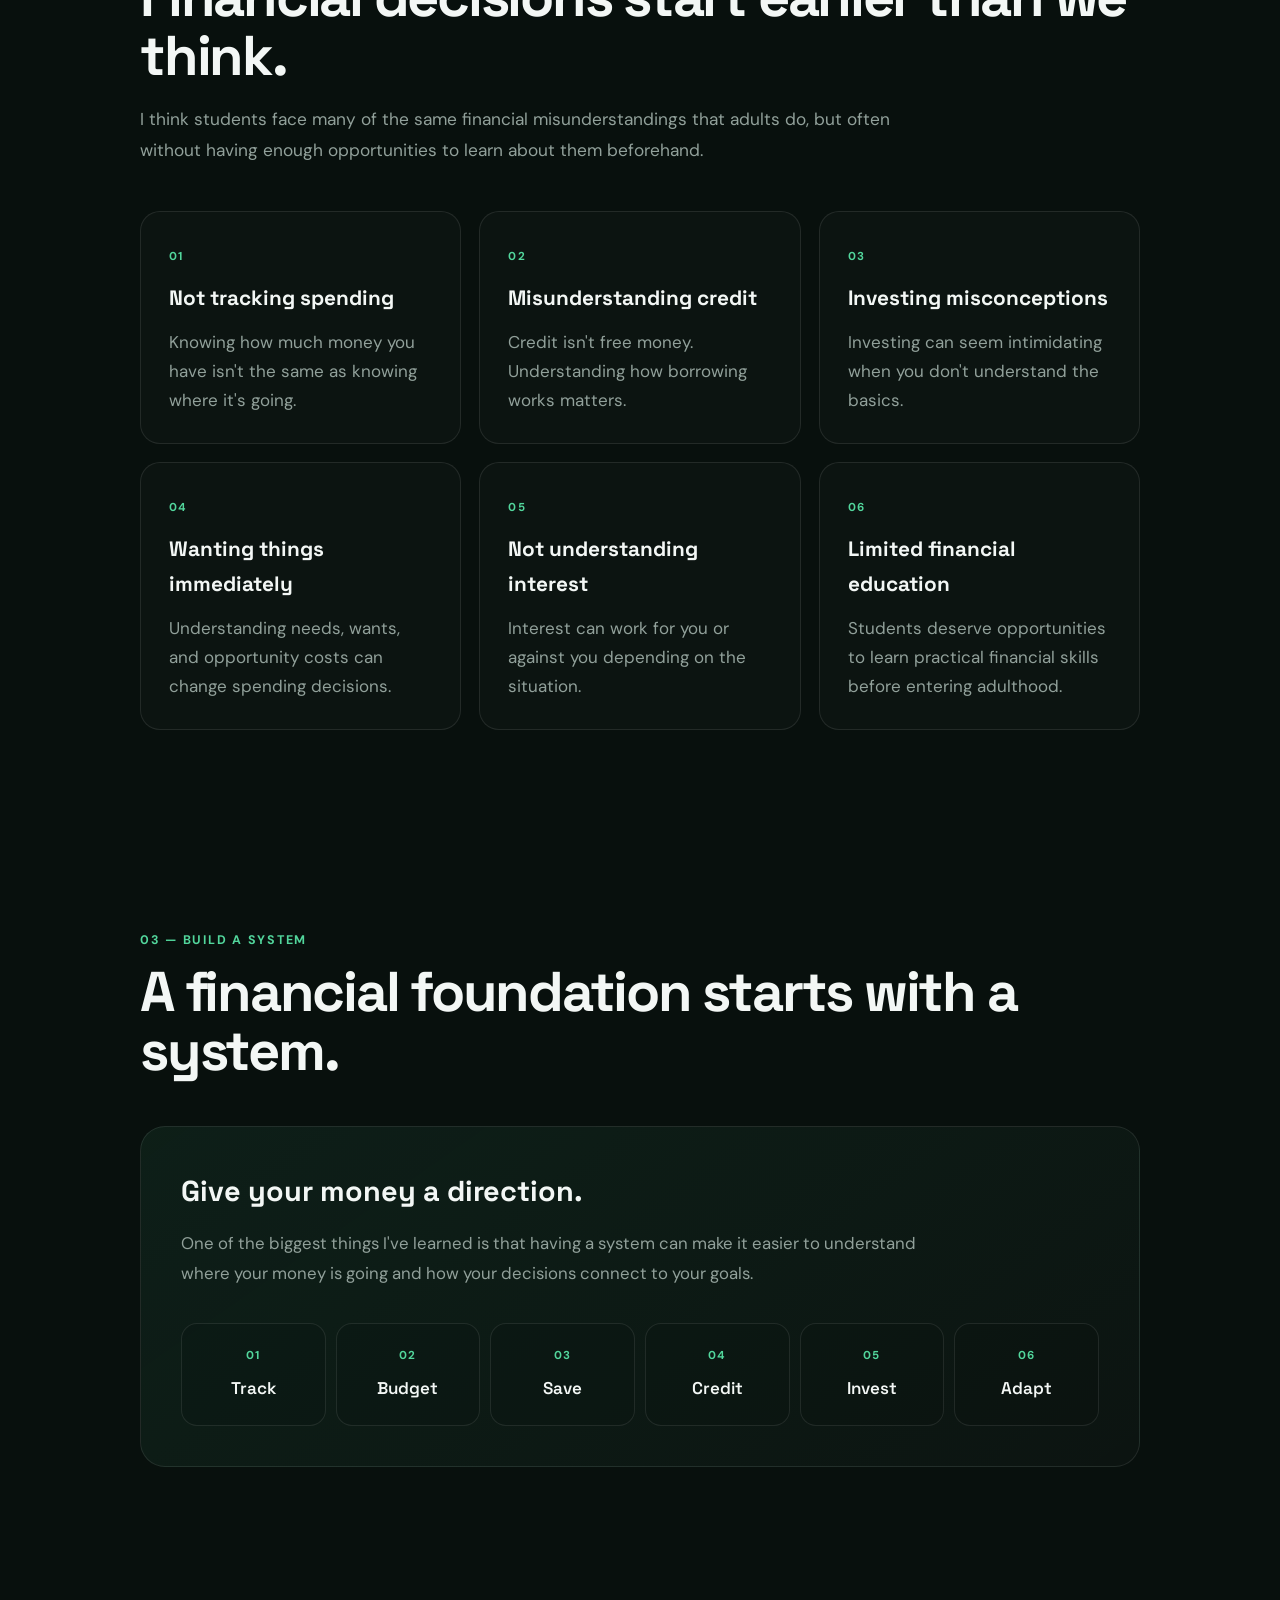
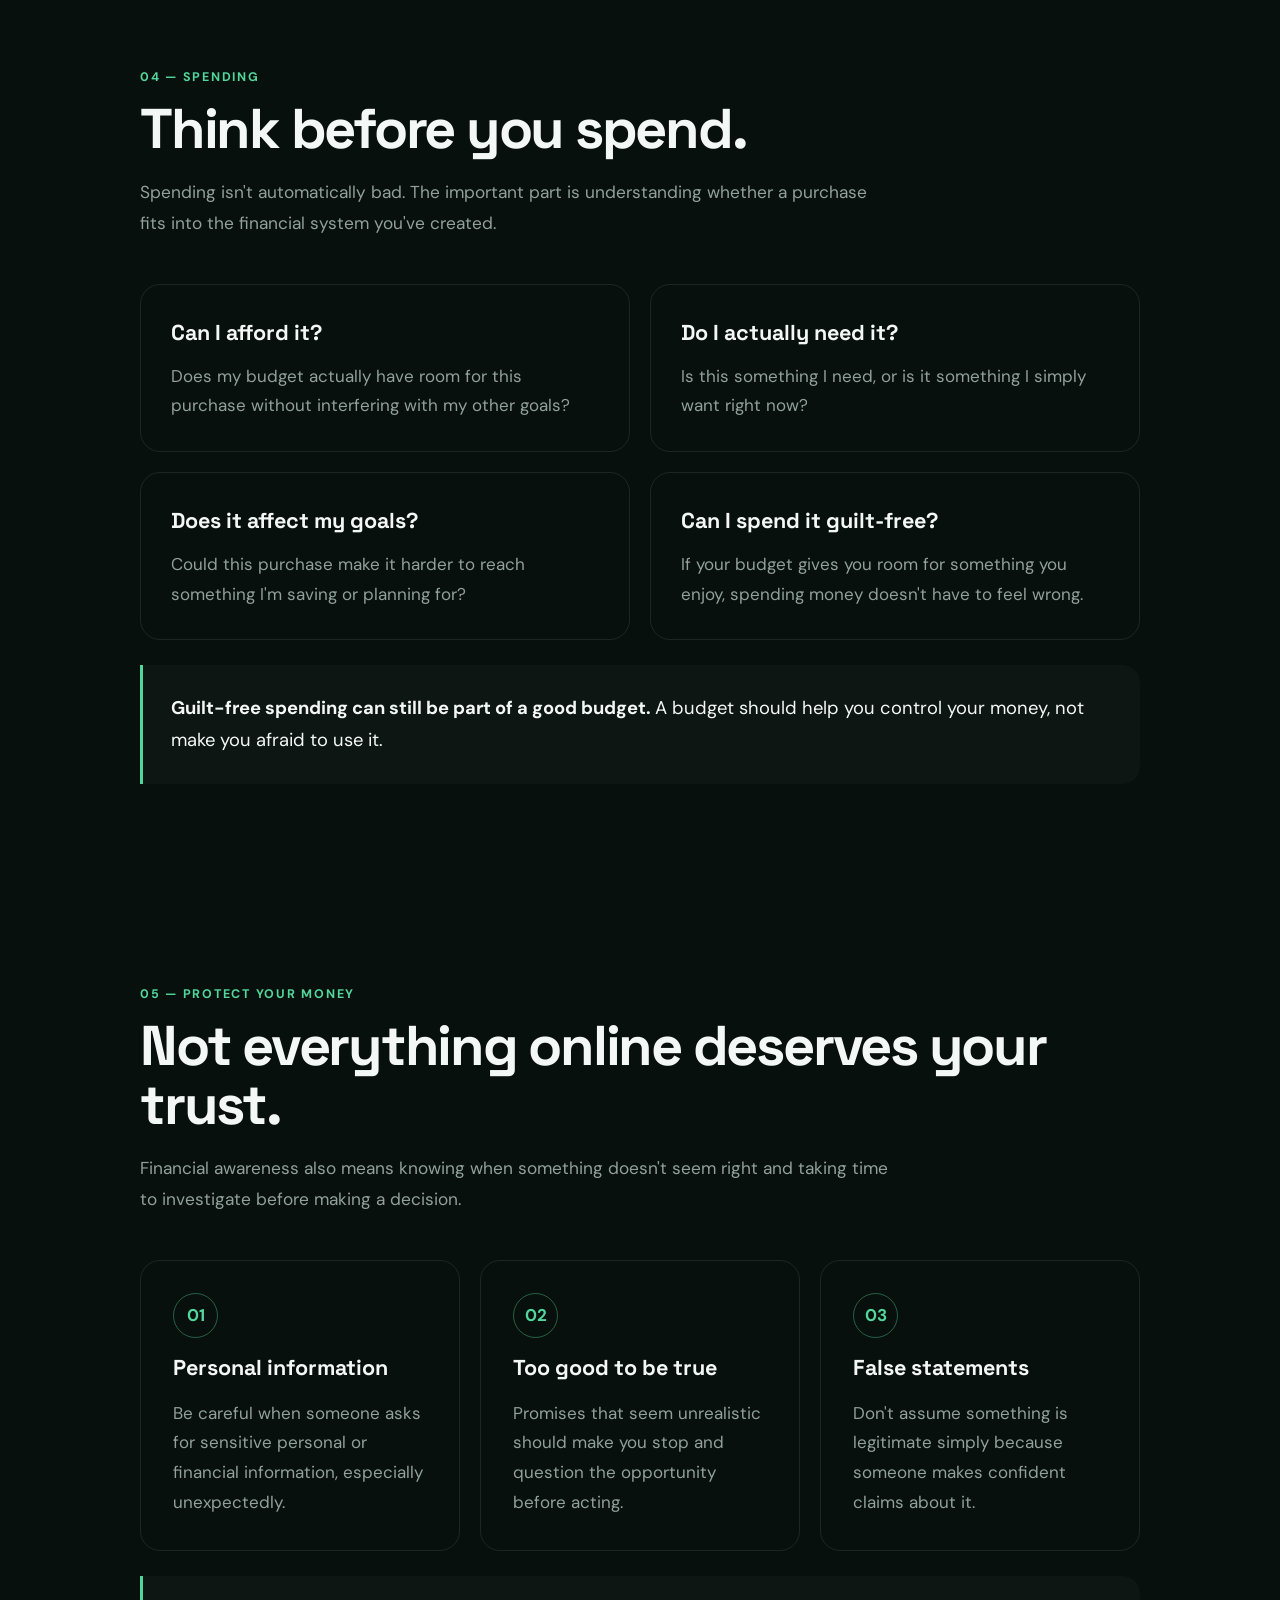
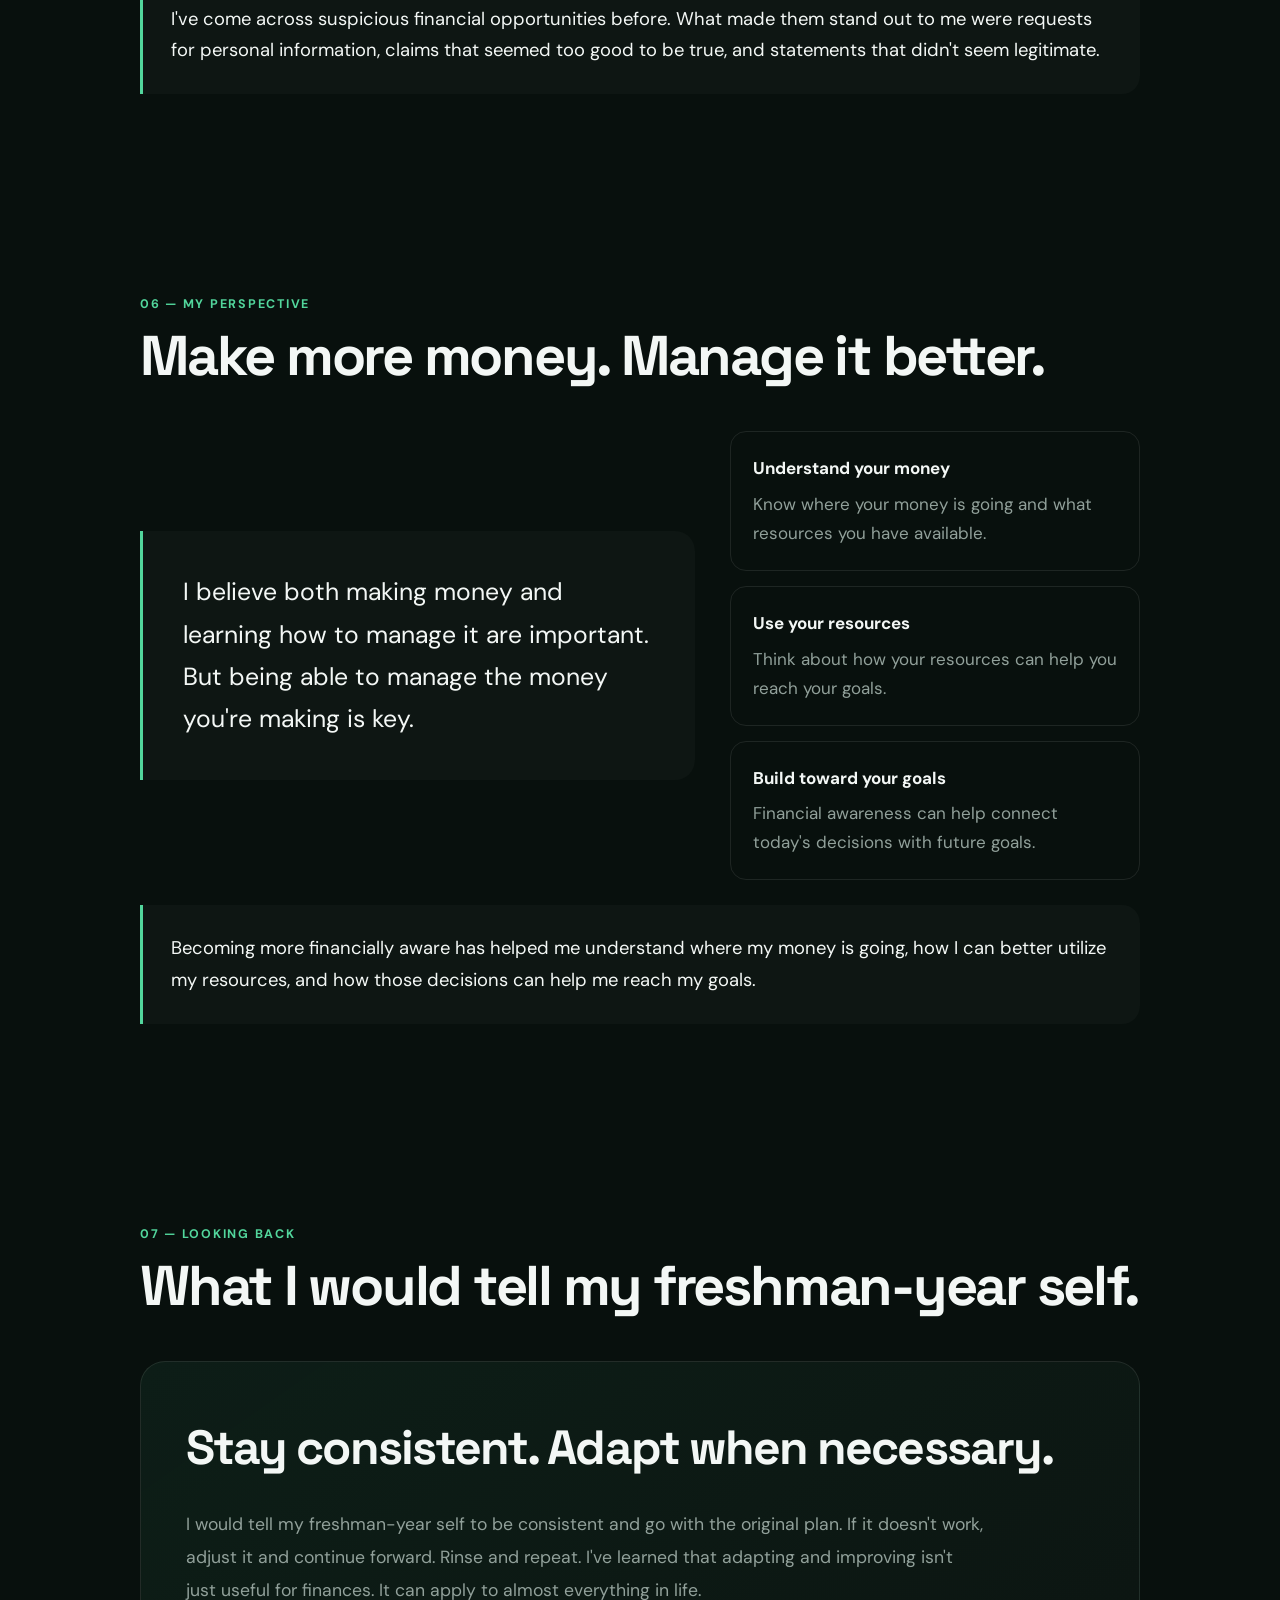
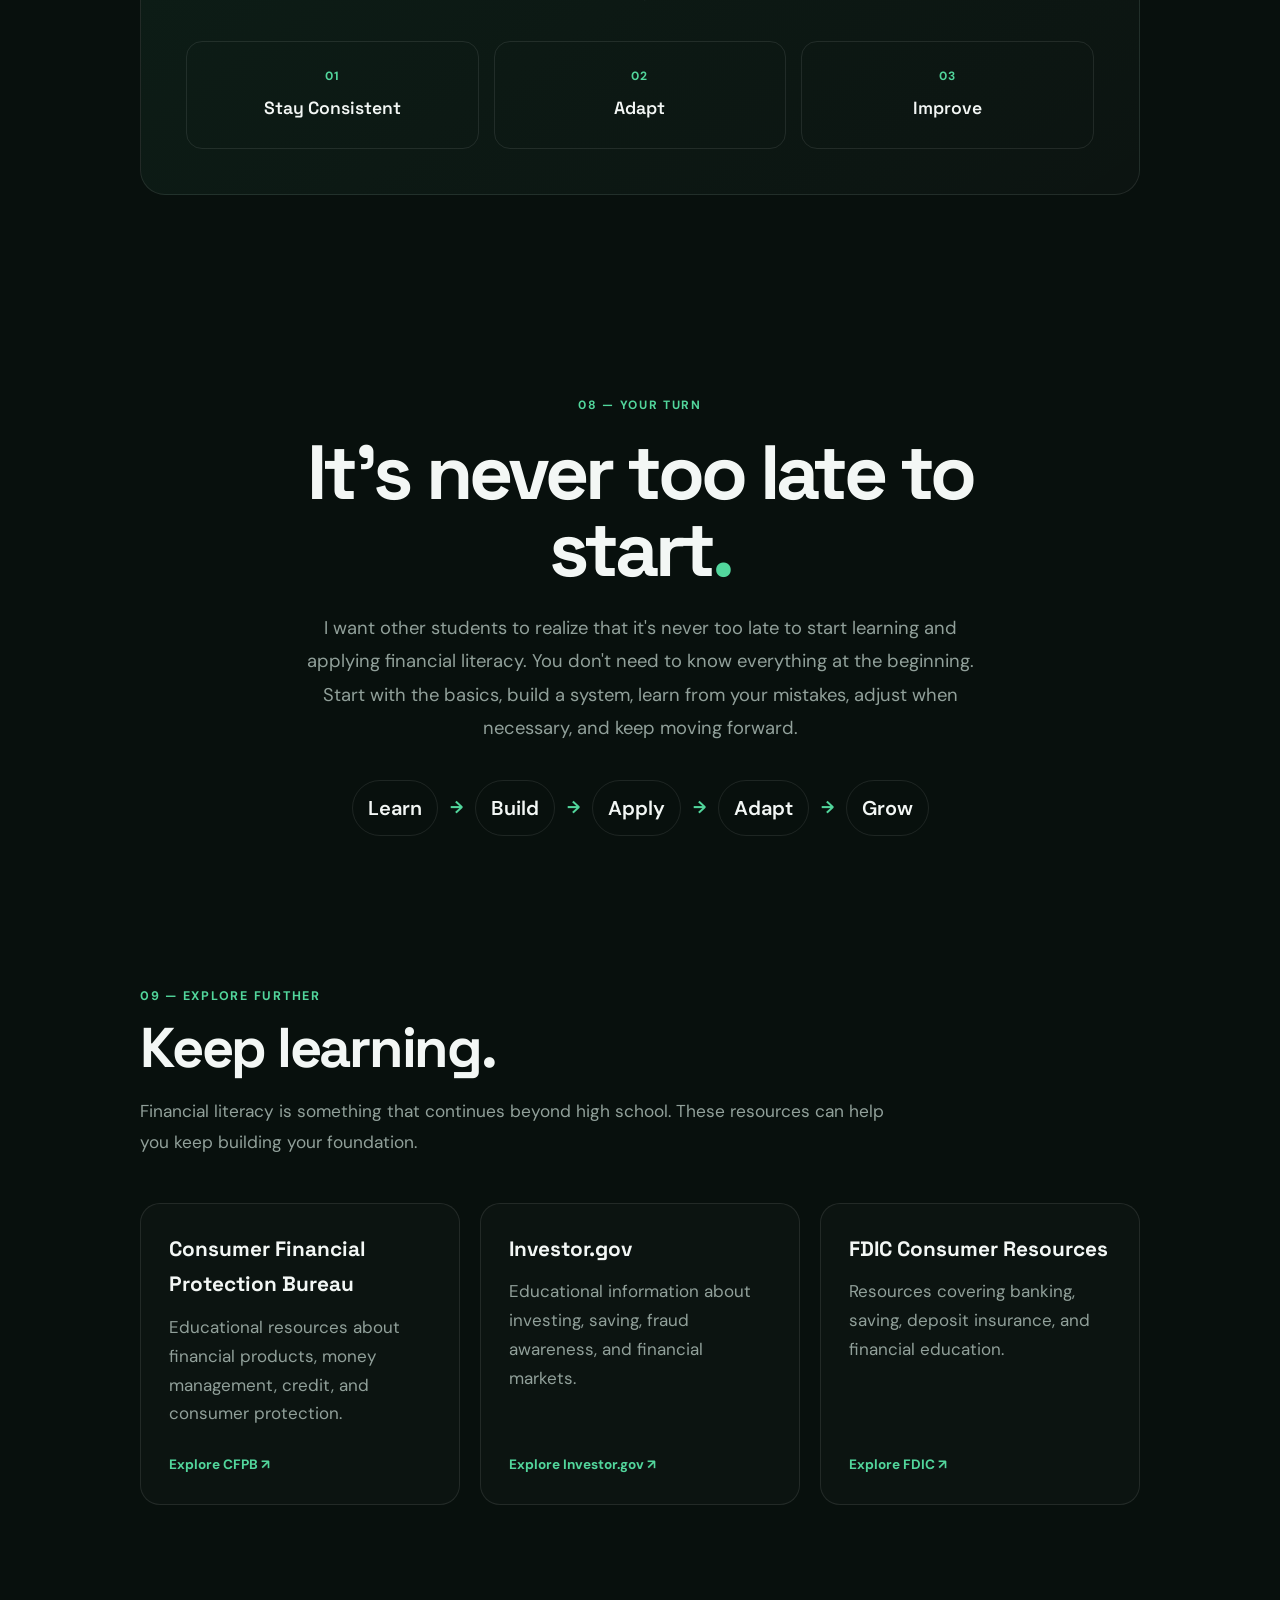
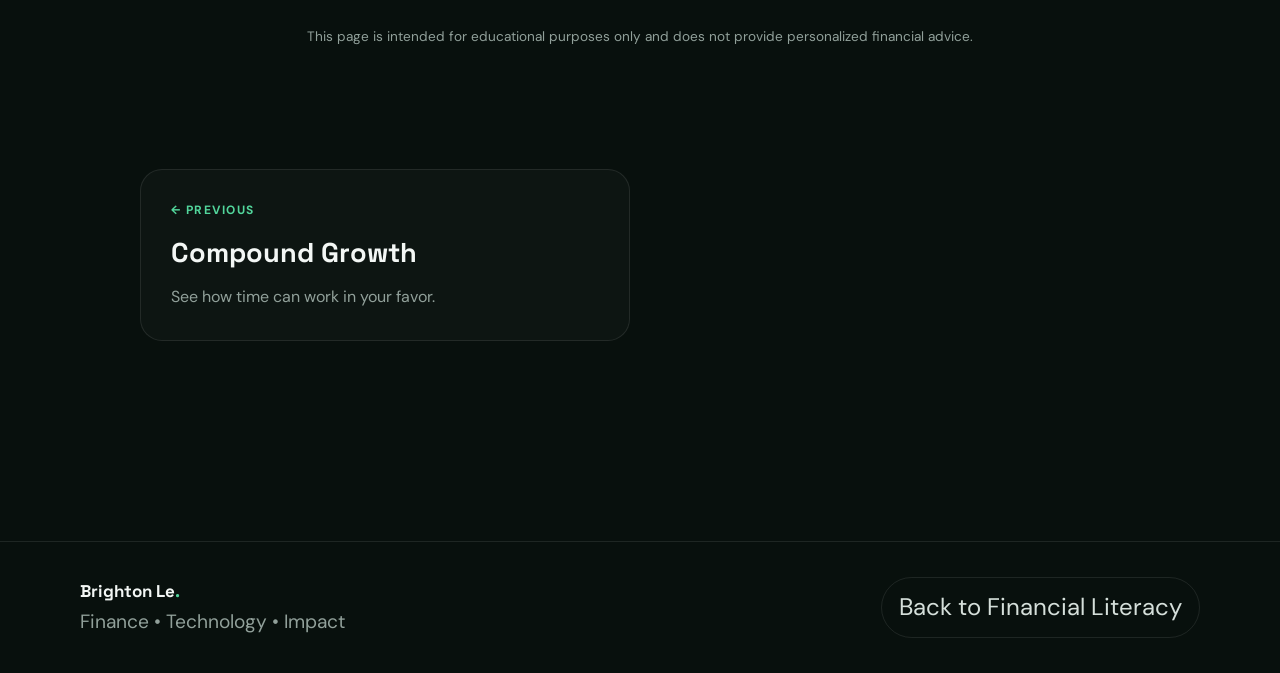
<file: financial-literacy/financial-awareness.html>
<!DOCTYPE html>
<html lang="en">

<head>

    <meta charset="UTF-8">

    <meta
        name="viewport"
        content="width=device-width, initial-scale=1.0"
    >

    <title>Financial Awareness | Brighton Le</title>

    <link
        rel="stylesheet"
        href="../style.css"
    >

    <link
        rel="preconnect"
        href="https://fonts.googleapis.com"
    >

    <link
        rel="preconnect"
        href="https://fonts.gstatic.com"
        crossorigin
    >

    <link
        href="https://fonts.googleapis.com/css2?family=DM+Sans:wght@400;500;600;700&family=Space+Grotesk:wght@400;500;600;700&display=swap"
        rel="stylesheet"
    >


    <style>

        /* =====================================================
           FINANCIAL AWARENESS PAGE
        ===================================================== */

        .awareness-page {
            padding-top:
                120px;
            padding-bottom:
                100px;
        }


        /* =====================================================
           HERO
        ===================================================== */

        .awareness-hero {
            max-width:
                950px;
            margin:
                0 auto;
            padding:
                80px 20px 100px;
            text-align:
                center;
        }


        .awareness-label {
            display:
                block;
            margin-bottom:
                15px;
            color:
                var(--green);
            font-family:
                "DM Sans",
                sans-serif;
            font-size:
                3.5rem;
            font-weight:
                700;
            letter-spacing:
                .14em;
        }


        .awareness-hero h1 {
            margin:
                0 0 28px;
            font-family:
                "Space Grotesk",
                sans-serif;
            font-size:
                clamp(3.5rem, 9vw, 7rem);
            line-height:
                .95;
            letter-spacing:
                -.06em;
        }


        .awareness-hero h1 span {
            color:
                var(--green);
        }


        .awareness-hero p {
            max-width:
                720px;
            margin:
                0 auto;
            color:
                var(--muted);
            font-size:
                clamp(1.05rem, 2vw, 1.3rem);
            line-height:
                1.75;
        }


        /* =====================================================
           GENERAL SECTIONS
        ===================================================== */

        .awareness-section {
            max-width:
                1050px;
            margin:
                0 auto;
            padding:
                100px 25px;
        }


        .awareness-section-header {
            margin-bottom:
                45px;
        }


        .awareness-number {
            display:
                block;
            margin-bottom:
                12px;
            color:
                var(--green);
            font-family:
                "DM Sans",
                sans-serif;
            font-size:
                .78rem;
            font-weight:
                700;
            letter-spacing:
                .14em;
        }


        .awareness-section-header h2 {
            margin:
                0;
            font-family:
                "Space Grotesk",
                sans-serif;
            font-size:
                clamp(2rem, 5vw, 3.5rem);
            line-height:
                1.05;
            letter-spacing:
                -.04em;
        }


        .awareness-section-header p {
            max-width:
                750px;
            margin:
                18px 0 0;
            color:
                var(--muted);
            font-size:
                1.08rem;
            line-height:
                1.8;
        }


        /* =====================================================
           STARTING POINT
        ===================================================== */

        .starting-point {
            display:
                grid;
            grid-template-columns:
                1fr 1fr;
            gap:
                25px;
        }


        .starting-card {
            padding:
                35px;
            border:
                1px solid var(--border);
            border-radius:
                22px;
            background:
                rgba(255,255,255,.025);
        }


        .starting-card h3 {
            margin:
                0 0 15px;
            font-family:
                "Space Grotesk",
                sans-serif;
            font-size:
                1.5rem;
        }


        .starting-card p {
            margin:
                0;
            color:
                var(--muted);
            font-size:
                1.05rem;
            line-height:
                1.8;
        }


        /* =====================================================
           STUDENT PROBLEMS
        ===================================================== */

        .problem-grid {
            display:
                grid;
            grid-template-columns:
                repeat(3, 1fr);
            gap:
                18px;
        }


        .problem-card {
            padding:
                28px;
            border:
                1px solid var(--border);
            border-radius:
                20px;
            background:
                rgba(255,255,255,.02);
            transition:
                transform .25s ease,
                border-color .25s ease,
                background .25s ease;
        }


        .problem-card:hover {
            transform:
                translateY(-5px);
            border-color:
                rgba(82,214,156,.4);
            background:
                rgba(82,214,156,.035);
        }


        .problem-card span {
            color:
                var(--green);
            font-size:
                .72rem;
            font-weight:
                700;
            letter-spacing:
                .12em;
        }


        .problem-card h3 {
            margin:
                12px 0;
            font-family:
                "Space Grotesk",
                sans-serif;
            font-size:
                1.3rem;
        }


        .problem-card p {
            margin:
                0;
            color:
                var(--muted);
            line-height:
                1.7;
        }


        /* =====================================================
           FINANCIAL SYSTEM
        ===================================================== */

        .system-box {
            padding:
                40px;
            border:
                1px solid var(--border);
            border-radius:
                25px;
            background:
                linear-gradient(
                    145deg,
                    rgba(82,214,156,.08),
                    rgba(255,255,255,.02)
                );
        }


        .system-box h3 {
            margin:
                0 0 12px;
            font-family:
                "Space Grotesk",
                sans-serif;
            font-size:
                1.8rem;
        }


        .system-box > p {
            max-width:
                760px;
            margin:
                0;
            color:
                var(--muted);
            font-size:
                1.05rem;
            line-height:
                1.8;
        }


        .system-flow {
            display:
                grid;
            grid-template-columns:
                repeat(6, 1fr);
            gap:
                10px;
            margin-top:
                35px;
        }


        .system-step {
            padding:
                22px 12px;
            border:
                1px solid var(--border);
            border-radius:
                16px;
            text-align:
                center;
            background:
                rgba(0,0,0,.08);
        }


        .system-step strong {
            display:
                block;
            color:
                var(--green);
            font-size:
                .72rem;
            letter-spacing:
                .1em;
        }


        .system-step span {
            display:
                block;
            margin-top:
                8px;
            font-family:
                "Space Grotesk",
                sans-serif;
            font-weight:
                600;
        }


        /* =====================================================
           THINK BEFORE YOU SPEND
        ===================================================== */

        .spending-grid {
            display:
                grid;
            grid-template-columns:
                repeat(2, 1fr);
            gap:
                20px;
        }


        .spending-card {
            padding:
                30px;
            border:
                1px solid var(--border);
            border-radius:
                20px;
        }


        .spending-card h3 {
            margin:
                0 0 10px;
            font-family:
                "Space Grotesk",
                sans-serif;
            font-size:
                1.35rem;
        }


        .spending-card p {
            margin:
                0;
            color:
                var(--muted);
            line-height:
                1.75;
        }


        .spending-highlight {
            margin-top:
                25px;
            padding:
                28px;
            border-left:
                3px solid var(--green);
            border-radius:
                0 18px 18px 0;
            background:
                rgba(255,255,255,.025);
        }


        .spending-highlight p {
            margin:
                0;
            font-size:
                1.15rem;
            line-height:
                1.7;
        }


        /* =====================================================
           PROTECT YOUR MONEY
        ===================================================== */

        .protection-grid {
            display:
                grid;
            grid-template-columns:
                repeat(3, 1fr);
            gap:
                20px;
        }


        .protection-card {
            padding:
                32px;
            border:
                1px solid var(--border);
            border-radius:
                20px;
        }


        .protection-card h3 {
            margin:
                12px 0;
            font-family:
                "Space Grotesk",
                sans-serif;
            font-size:
                1.35rem;
        }


        .protection-card p {
            margin:
                0;
            color:
                var(--muted);
            line-height:
                1.75;
        }


        .protection-icon {
            width:
                45px;
            height:
                45px;
            display:
                flex;
            align-items:
                center;
            justify-content:
                center;
            border:
                1px solid rgba(82,214,156,.4);
            border-radius:
                50%;
            color:
                var(--green);
            font-weight:
                700;
        }


        /* =====================================================
           MY PERSPECTIVE
        ===================================================== */

        .perspective-box {
            display:
                grid;
            grid-template-columns:
                1.15fr .85fr;
            gap:
                35px;
            align-items:
                center;
        }


        .perspective-quote {
            padding:
                40px;
            border-left:
                3px solid var(--green);
            border-radius:
                0 20px 20px 0;
            background:
                rgba(255,255,255,.025);
        }


        .perspective-quote p {
            margin:
                0;
            font-size:
                clamp(1.2rem, 2.4vw, 1.55rem);
            line-height:
                1.7;
        }


        .perspective-side {
            display:
                grid;
            gap:
                15px;
        }


        .perspective-point {
            padding:
                22px;
            border:
                1px solid var(--border);
            border-radius:
                16px;
        }


        .perspective-point strong {
            display:
                block;
            margin-bottom:
                7px;
        }


        .perspective-point span {
            color:
                var(--muted);
            line-height:
                1.6;
        }


        /* =====================================================
           FRESHMAN ADVICE
        ===================================================== */

        .advice-box {
            padding:
                45px;
            border:
                1px solid var(--border);
            border-radius:
                25px;
            background:
                linear-gradient(
                    145deg,
                    rgba(82,214,156,.07),
                    rgba(255,255,255,.02)
                );
        }


        .advice-box h3 {
            margin:
                0 0 20px;
            font-family:
                "Space Grotesk",
                sans-serif;
            font-size:
                clamp(2rem, 4vw, 3rem);
            letter-spacing:
                -.04em;
        }


        .advice-box p {
            max-width:
                800px;
            margin:
                0;
            color:
                var(--muted);
            font-size:
                1.1rem;
            line-height:
                1.85;
        }


        .advice-flow {
            display:
                grid;
            grid-template-columns:
                repeat(3, 1fr);
            gap:
                15px;
            margin-top:
                35px;
        }


        .advice-flow-card {
            padding:
                24px;
            border:
                1px solid var(--border);
            border-radius:
                16px;
            text-align:
                center;
        }


        .advice-flow-card strong {
            display:
                block;
            color:
                var(--green);
            font-size:
                .75rem;
            letter-spacing:
                .1em;
        }


        .advice-flow-card span {
            display:
                block;
            margin-top:
                8px;
            font-family:
                "Space Grotesk",
                sans-serif;
            font-size:
                1.1rem;
            font-weight:
                600;
        }


        /* =====================================================
           FINAL MESSAGE
        ===================================================== */

        .final-message {
            max-width:
                900px;
            margin:
                0 auto;
            padding:
                100px 25px 50px;
            text-align:
                center;
        }


        .final-message-label {
            display:
                block;
            margin-bottom:
                18px;
            color:
                var(--green);
            font-size:
                .75rem;
            font-weight:
                700;
            letter-spacing:
                .14em;
        }


        .final-message h2 {
            margin:
                0 0 25px;
            font-family:
                "Space Grotesk",
                sans-serif;
            font-size:
                clamp(2.5rem, 6vw, 4.8rem);
            line-height:
                1;
            letter-spacing:
                -.05em;
        }


        .final-message h2 span {
            color:
                var(--green);
        }


        .final-message p {
            max-width:
                700px;
            margin:
                0 auto;
            color:
                var(--muted);
            font-size:
                1.15rem;
            line-height:
                1.8;
        }


        .final-flow {
            display:
                flex;
            justify-content:
                center;
            align-items:
                center;
            flex-wrap:
                wrap;
            gap:
                12px;
            margin-top:
                35px;
        }


        .final-flow span {
            padding:
                10px 15px;
            border:
                1px solid var(--border);
            border-radius:
                999px;
            font-size:
                1.25rem;
            font-weight:
                600;
        }


        .final-flow b {
            color:
                var(--green);
        }


        /* =====================================================
           RESOURCES
        ===================================================== */

        .resource-grid {
            display:
                grid;
            grid-template-columns:
                repeat(3, 1fr);
            gap:
                20px;
        }


        .resource-card {
            display:
                flex;
            flex-direction:
                column;
            justify-content:
                space-between;
            min-height:
                220px;
            padding:
                28px;
            border:
                1px solid var(--border);
            border-radius:
                20px;
            color:
                inherit;
            text-decoration:
                none;
            background:
                rgba(255,255,255,.02);
            transition:
                transform .25s ease,
                border-color .25s ease;
        }


        .resource-card:hover {
            transform:
                translateY(-5px);
            border-color:
                rgba(82,214,156,.45);
        }


        .resource-card h3 {
            margin:
                0 0 10px;
            font-family:
                "Space Grotesk",
                sans-serif;
            font-size:
                1.3rem;
        }


        .resource-card p {
            margin:
                0;
            color:
                var(--muted);
            line-height:
                1.7;
        }


        .resource-link {
            margin-top:
                25px;
            color:
                var(--green);
            font-size:
                .85rem;
            font-weight:
                700;
        }


        /* =====================================================
           DISCLAIMER
        ===================================================== */

        .awareness-disclaimer {
            max-width:
                750px;
            margin:
                0 auto;
            padding:
                20px 25px 80px;
            color:
                var(--muted);
            text-align:
                center;
            font-size:
                .85rem;
            line-height:
                1.7;
        }


        /* =====================================================
           RESPONSIVE
        ===================================================== */

        @media (max-width: 850px) {
            .problem-grid,
            .protection-grid,
            .resource-grid {
                grid-template-columns:
                    1fr;
            }

            .starting-point,
            .spending-grid,
            .perspective-box {
                grid-template-columns:
                    1fr;
            }


            .system-flow {
                grid-template-columns:
                    repeat(3, 1fr);
            }


            .advice-flow {
                grid-template-columns:
                    1fr;
            }
        }


        @media (max-width: 600px) {
            .awareness-page {
                padding-top:
                    80px;
            }

            .awareness-hero {
                padding:
                    60px 20px 70px;
            }

            .awareness-section {
                padding:
                    70px 20px;
            }


            .system-flow {
                grid-template-columns:
                    repeat(2, 1fr);
            }

            .final-message {
                padding:
                    70px 20px 40px;
            }
        }

    </style>

</head>


<body>


<!-- =====================================================
     NAVIGATION
===================================================== -->

<header class="navbar">

    <div class="nav-inner">

        <a
            href="../index.html"
            class="logo"
        >
            Brighton L<span>.</span>
        </a>


        <a
            href="../index.html#finance"
            class="nav-contact"
        >
            ← Financial Literacy
        </a>

    </div>

</header>



<main class="awareness-page">


<!-- =====================================================
     HERO
===================================================== -->

<section class="awareness-hero">

    <span class="awareness-label">
        FINANCIAL LITERACY / 05
    </span>


    <h1>
        Financial Awareness<span>.</span>
    </h1>


    <p>
        Financial literacy isn't just about
        knowing how money works. It's about
        understanding your choices, building
        a system, and making informed
        decisions.
    </p>

</section>



<!-- =====================================================
     01 — MY STARTING POINT
===================================================== -->

<section class="awareness-section">

    <div class="awareness-section-header">

        <span class="awareness-number">
            01 — MY STARTING POINT
        </span>


        <h2>
            I knew I should save.
            I didn't know much beyond that.
        </h2>

    </div>


    <div class="starting-point">


        <div class="starting-card">

            <h3>
                Where I started
            </h3>


            <p>
                When I first started thinking
                about personal finance, I wasn't
                very financially aware.

                I knew that saving money was
                important, but I didn't fully
                understand everything that went
                into managing money effectively.
            </p>

        </div>


        <div class="starting-card">

            <h3>
                Where I am now
            </h3>


            <p>
                Learning about budgeting, credit,
                investing, and compound growth
                has helped me understand how
                different parts of personal
                finance connect with each other.
            </p>

        </div>


    </div>

</section>



<!-- =====================================================
     02 — STUDENT FINANCIAL CHALLENGES
===================================================== -->

<section class="awareness-section">

    <div class="awareness-section-header">

        <span class="awareness-number">
            02 — STUDENT FINANCE
        </span>


        <h2>
            Financial decisions start
            earlier than we think.
        </h2>


        <p>
            I think students face many of the
            same financial misunderstandings
            that adults do, but often without
            having enough opportunities to learn
            about them beforehand.
        </p>

    </div>


    <div class="problem-grid">


        <div class="problem-card">

            <span>
                01
            </span>


            <h3>
                Not tracking spending
            </h3>


            <p>
                Knowing how much money you have
                isn't the same as knowing where
                it's going.
            </p>

        </div>


        <div class="problem-card">

            <span>
                02
            </span>


            <h3>
                Misunderstanding credit
            </h3>


            <p>
                Credit isn't free money.
                Understanding how borrowing
                works matters.
            </p>

        </div>


        <div class="problem-card">

            <span>
                03
            </span>


            <h3>
                Investing misconceptions
            </h3>


            <p>
                Investing can seem intimidating
                when you don't understand the
                basics.
            </p>

        </div>


        <div class="problem-card">

            <span>
                04
            </span>


            <h3>
                Wanting things immediately
            </h3>


            <p>
                Understanding needs, wants,
                and opportunity costs can
                change spending decisions.
            </p>

        </div>


        <div class="problem-card">

            <span>
                05
            </span>


            <h3>
                Not understanding interest
            </h3>


            <p>
                Interest can work for you or
                against you depending on the
                situation.
            </p>

        </div>


        <div class="problem-card">

            <span>
                06
            </span>


            <h3>
                Limited financial education
            </h3>


            <p>
                Students deserve opportunities
                to learn practical financial
                skills before entering adulthood.
            </p>

        </div>


    </div>

</section>



<!-- =====================================================
     03 — BUILD A SYSTEM
===================================================== -->

<section class="awareness-section">

    <div class="awareness-section-header">

        <span class="awareness-number">
            03 — BUILD A SYSTEM
        </span>


        <h2>
            A financial foundation
            starts with a system.
        </h2>

    </div>


    <div class="system-box">

        <h3>
            Give your money a direction.
        </h3>


        <p>
            One of the biggest things I've
            learned is that having a system can
            make it easier to understand where
            your money is going and how your
            decisions connect to your goals.
        </p>


        <div class="system-flow">


            <div class="system-step">

                <strong>
                    01
                </strong>

                <span>
                    Track
                </span>

            </div>


            <div class="system-step">

                <strong>
                    02
                </strong>

                <span>
                    Budget
                </span>

            </div>


            <div class="system-step">

                <strong>
                    03
                </strong>

                <span>
                    Save
                </span>

            </div>


            <div class="system-step">

                <strong>
                    04
                </strong>

                <span>
                    Credit
                </span>

            </div>


            <div class="system-step">

                <strong>
                    05
                </strong>

                <span>
                    Invest
                </span>

            </div>


            <div class="system-step">

                <strong>
                    06
                </strong>

                <span>
                    Adapt
                </span>

            </div>


        </div>

    </div>

</section>



<!-- =====================================================
     04 — THINK BEFORE YOU SPEND
===================================================== -->

<section class="awareness-section">

    <div class="awareness-section-header">

        <span class="awareness-number">
            04 — SPENDING
        </span>


        <h2>
            Think before you spend.
        </h2>


        <p>
            Spending isn't automatically bad.
            The important part is understanding
            whether a purchase fits into the
            financial system you've created.
        </p>

    </div>


    <div class="spending-grid">


        <div class="spending-card">

            <h3>
                Can I afford it?
            </h3>


            <p>
                Does my budget actually have
                room for this purchase without
                interfering with my other goals?
            </p>

        </div>


        <div class="spending-card">

            <h3>
                Do I actually need it?
            </h3>


            <p>
                Is this something I need, or is
                it something I simply want right
                now?
            </p>

        </div>


        <div class="spending-card">

            <h3>
                Does it affect my goals?
            </h3>


            <p>
                Could this purchase make it
                harder to reach something I'm
                saving or planning for?
            </p>

        </div>


        <div class="spending-card">

            <h3>
                Can I spend it guilt-free?
            </h3>


            <p>
                If your budget gives you room
                for something you enjoy, spending
                money doesn't have to feel wrong.
            </p>

        </div>


    </div>


    <div class="spending-highlight">

        <p>
            <strong>
                Guilt-free spending can still be
                part of a good budget.
            </strong>

            A budget should help you control
            your money, not make you afraid to
            use it.
        </p>

    </div>

</section>



<!-- =====================================================
     05 — PROTECT YOUR MONEY
===================================================== -->

<section class="awareness-section">

    <div class="awareness-section-header">

        <span class="awareness-number">
            05 — PROTECT YOUR MONEY
        </span>


        <h2>
            Not everything online
            deserves your trust.
        </h2>


        <p>
            Financial awareness also means
            knowing when something doesn't
            seem right and taking time to
            investigate before making a
            decision.
        </p>

    </div>


    <div class="protection-grid">


        <div class="protection-card">

            <div class="protection-icon">
                01
            </div>


            <h3>
                Personal information
            </h3>


            <p>
                Be careful when someone asks
                for sensitive personal or
                financial information,
                especially unexpectedly.
            </p>

        </div>


        <div class="protection-card">

            <div class="protection-icon">
                02
            </div>


            <h3>
                Too good to be true
            </h3>


            <p>
                Promises that seem unrealistic
                should make you stop and
                question the opportunity
                before acting.
            </p>

        </div>


        <div class="protection-card">

            <div class="protection-icon">
                03
            </div>


            <h3>
                False statements
            </h3>


            <p>
                Don't assume something is
                legitimate simply because
                someone makes confident claims
                about it.
            </p>

        </div>


    </div>


    <div class="spending-highlight">

        <p>
            I've come across suspicious financial
            opportunities before. What made them
            stand out to me were requests for
            personal information, claims that
            seemed too good to be true, and
            statements that didn't seem legitimate.
        </p>

    </div>

</section>



<!-- =====================================================
     06 — MY PERSPECTIVE
===================================================== -->

<section class="awareness-section">

    <div class="awareness-section-header">

        <span class="awareness-number">
            06 — MY PERSPECTIVE
        </span>


        <h2>
            Make more money.
            Manage it better.
        </h2>

    </div>


    <div class="perspective-box">


        <div class="perspective-quote">

            <p>
                I believe both making money and
                learning how to manage it are
                important.

                But being able to manage the
                money you're making is key.
            </p>

        </div>


        <div class="perspective-side">


            <div class="perspective-point">

                <strong>
                    Understand your money
                </strong>

                <span>
                    Know where your money is
                    going and what resources
                    you have available.
                </span>

            </div>


            <div class="perspective-point">

                <strong>
                    Use your resources
                </strong>

                <span>
                    Think about how your
                    resources can help you
                    reach your goals.
                </span>

            </div>


            <div class="perspective-point">

                <strong>
                    Build toward your goals
                </strong>

                <span>
                    Financial awareness can
                    help connect today's
                    decisions with future goals.
                </span>

            </div>


        </div>

    </div>


    <div class="spending-highlight">

        <p>
            Becoming more financially aware has
            helped me understand where my money
            is going, how I can better utilize my
            resources, and how those decisions
            can help me reach my goals.
        </p>

    </div>

</section>



<!-- =====================================================
     07 — ADVICE TO MY FRESHMAN SELF
===================================================== -->

<section class="awareness-section">

    <div class="awareness-section-header">

        <span class="awareness-number">
            07 — LOOKING BACK
        </span>


        <h2>
            What I would tell my
            freshman-year self.
        </h2>

    </div>


    <div class="advice-box">

        <h3>
            Stay consistent. Adapt when necessary.
        </h3>


        <p>
            I would tell my freshman-year self
            to be consistent and go with the
            original plan.

            If it doesn't work, adjust it and
            continue forward.

            Rinse and repeat.

            I've learned that adapting and
            improving isn't just useful for
            finances. It can apply to almost
            everything in life.
        </p>


        <div class="advice-flow">


            <div class="advice-flow-card">

                <strong>
                    01
                </strong>

                <span>
                    Stay Consistent
                </span>

            </div>


            <div class="advice-flow-card">

                <strong>
                    02
                </strong>

                <span>
                    Adapt
                </span>

            </div>


            <div class="advice-flow-card">

                <strong>
                    03
                </strong>

                <span>
                    Improve
                </span>

            </div>


        </div>

    </div>

</section>



<!-- =====================================================
     08 — START YOUR FOUNDATION
===================================================== -->

<section class="final-message">

    <span class="final-message-label">
        08 — YOUR TURN
    </span>


    <h2>
        It's never too late
        to start<span>.</span>
    </h2>


    <p>
        I want other students to realize
        that it's never too late to start
        learning and applying financial
        literacy.

        You don't need to know everything
        at the beginning.

        Start with the basics, build a system,
        learn from your mistakes, adjust when
        necessary, and keep moving forward.
    </p>


    <div class="final-flow">

        <span>
            Learn
        </span>

        <b>
            →
        </b>

        <span>
            Build
        </span>

        <b>
            →
        </b>

        <span>
            Apply
        </span>

        <b>
            →
        </b>

        <span>
            Adapt
        </span>

        <b>
            →
        </b>

        <span>
            Grow
        </span>

    </div>

</section>



<!-- =====================================================
     09 — RESOURCES
===================================================== -->

<section class="awareness-section">

    <div class="awareness-section-header">

        <span class="awareness-number">
            09 — EXPLORE FURTHER
        </span>


        <h2>
            Keep learning.
        </h2>


        <p>
            Financial literacy is something
            that continues beyond high school.
            These resources can help you keep
            building your foundation.
        </p>

    </div>


    <div class="resource-grid">


        <a
            href="https://www.consumerfinance.gov/"
            target="_blank"
            rel="noopener noreferrer"
            class="resource-card"
        >

            <div>

                <h3>
                    Consumer Financial
                    Protection Bureau
                </h3>


                <p>
                    Educational resources about
                    financial products, money
                    management, credit, and
                    consumer protection.
                </p>

            </div>


            <span class="resource-link">
                Explore CFPB ↗
            </span>

        </a>



        <a
            href="https://www.investor.gov/"
            target="_blank"
            rel="noopener noreferrer"
            class="resource-card"
        >

            <div>

                <h3>
                    Investor.gov
                </h3>


                <p>
                    Educational information
                    about investing, saving,
                    fraud awareness, and
                    financial markets.
                </p>

            </div>


            <span class="resource-link">
                Explore Investor.gov ↗
            </span>

        </a>



        <a
            href="https://www.fdic.gov/consumer-resource-center"
            target="_blank"
            rel="noopener noreferrer"
            class="resource-card"
        >

            <div>

                <h3>
                    FDIC Consumer Resources
                </h3>


                <p>
                    Resources covering banking,
                    saving, deposit insurance,
                    and financial education.
                </p>

            </div>


            <span class="resource-link">
                Explore FDIC ↗
            </span>

        </a>


    </div>

</section>



<!-- =====================================================
     FINAL DISCLAIMER
===================================================== -->

<div class="awareness-disclaimer">

    This page is intended for educational
    purposes only and does not provide
    personalized financial advice.

</div>



<!-- =====================================================
     PAGE NAVIGATION
===================================================== -->

<section class="finance-navigation">


    <a
        href="compound-growth.html"
        class="finance-nav-card previous"
    >

        <span>
            ← PREVIOUS
        </span>


        <strong>
            Compound Growth
        </strong>


        <p>
            See how time can work in your favor.
        </p>

    </a>

</section>


</main>



<!-- =====================================================
     FOOTER
===================================================== -->

<footer>

    <div class="footer-inner">

        <div>

            <strong>
                Brighton Le<span>.</span>
            </strong>


            <p>
                Finance • Technology • Impact
            </p>

        </div>


        <a
            href="../index.html#finance"
            class="nav-contact"
        >
            Back to Financial Literacy
        </a>

    </div>

</footer>


</body>

</html>
</file>
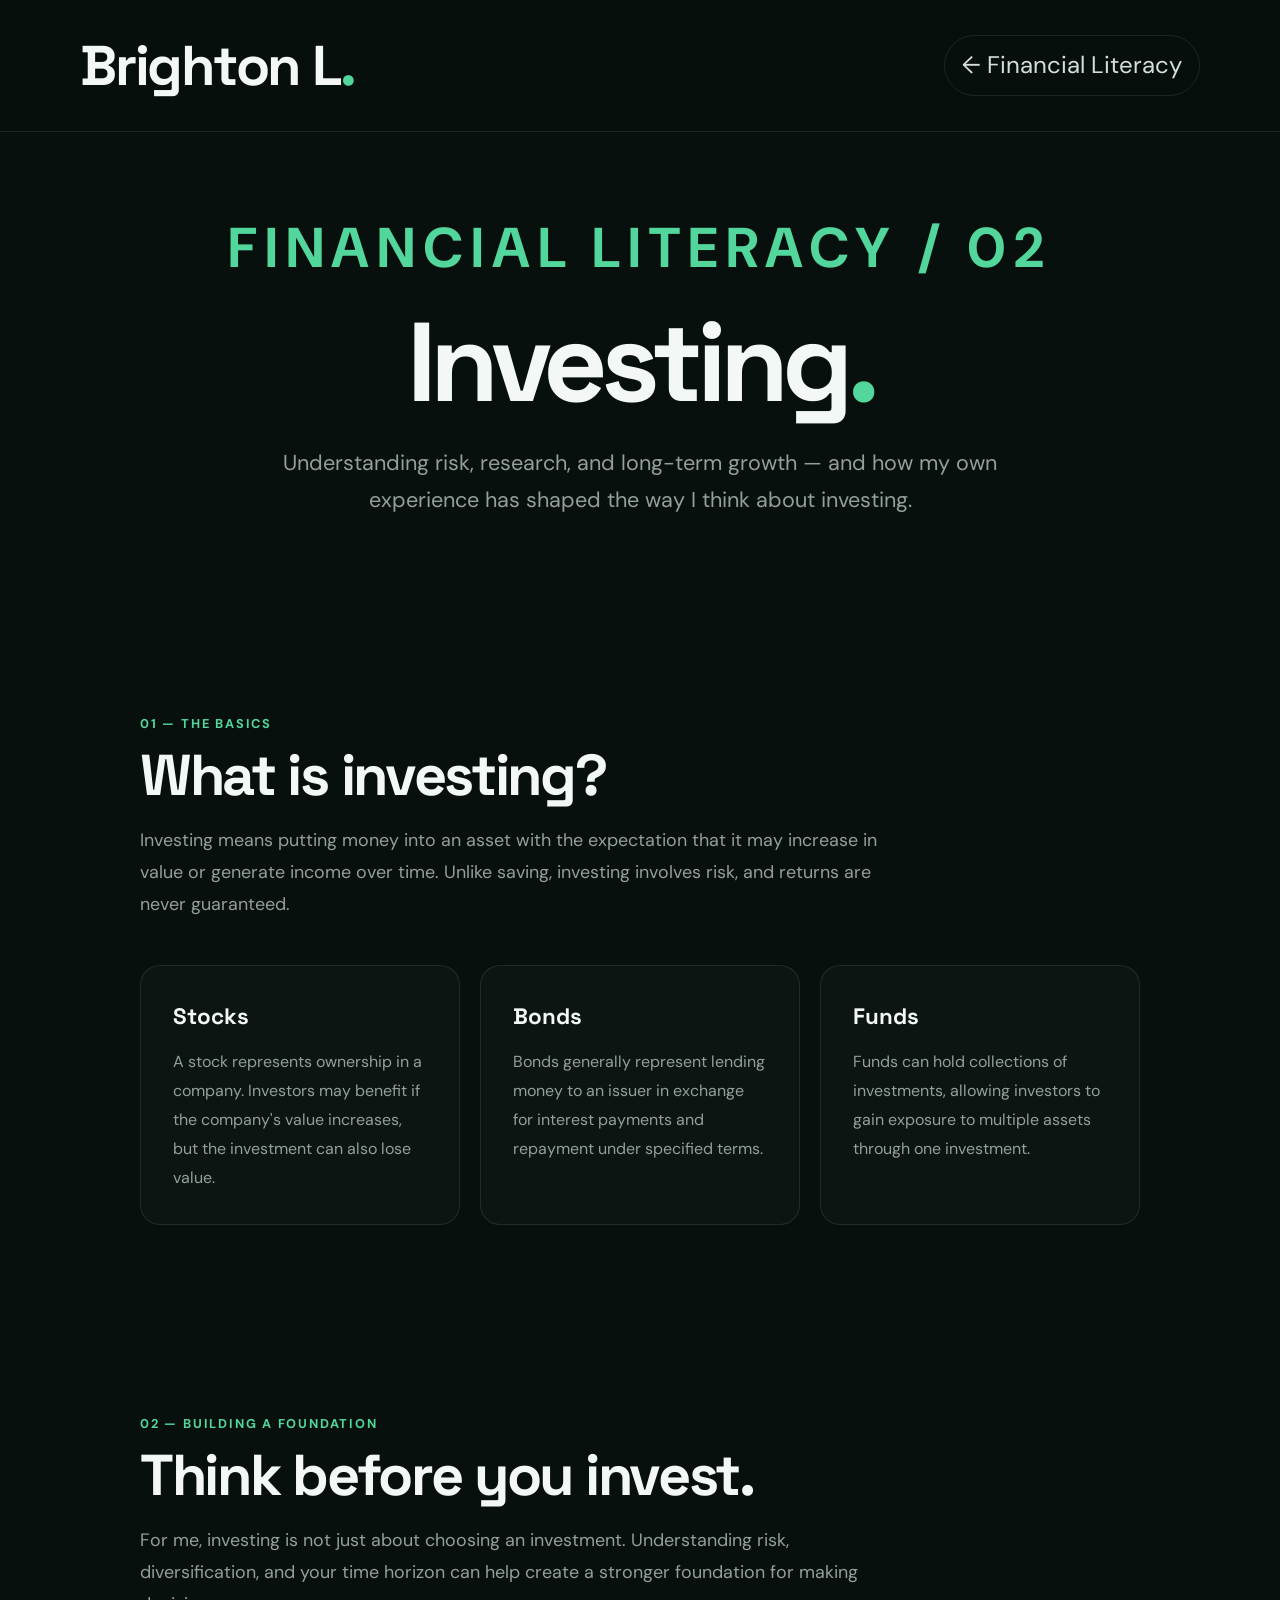
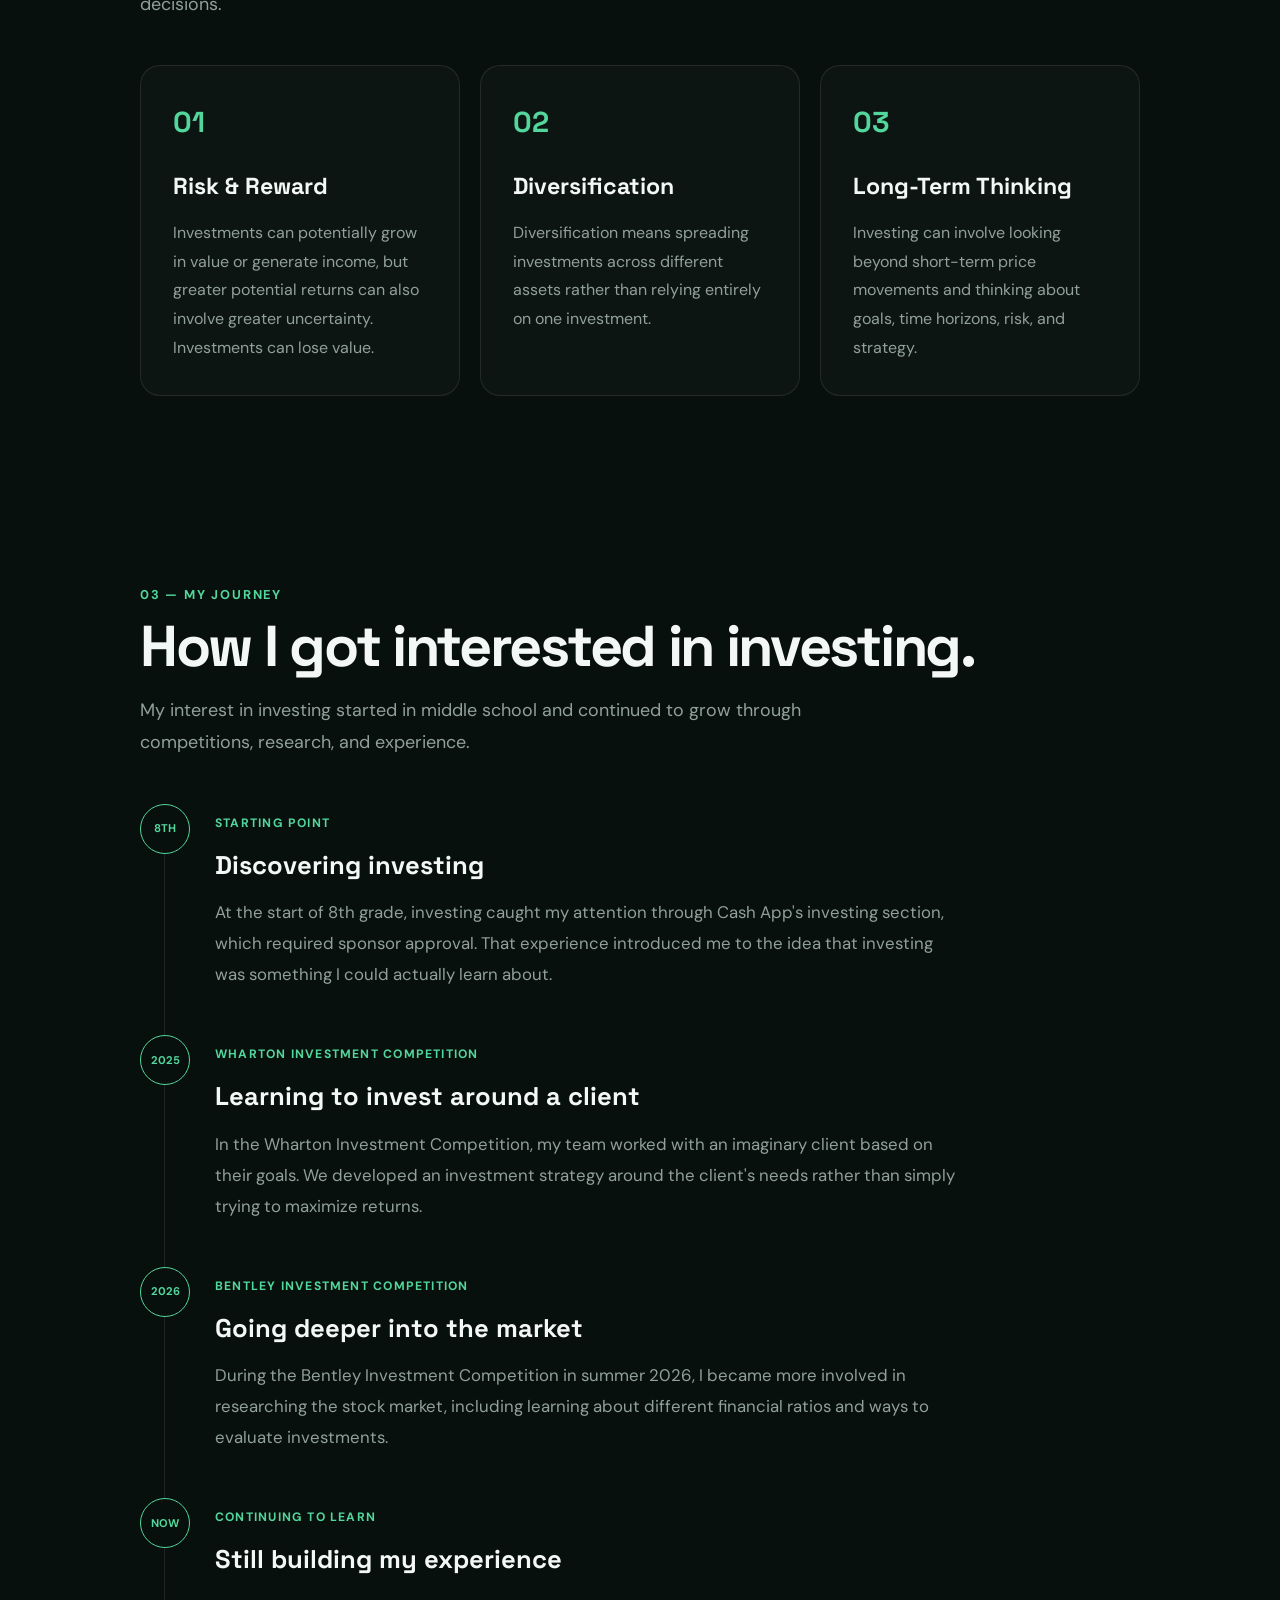
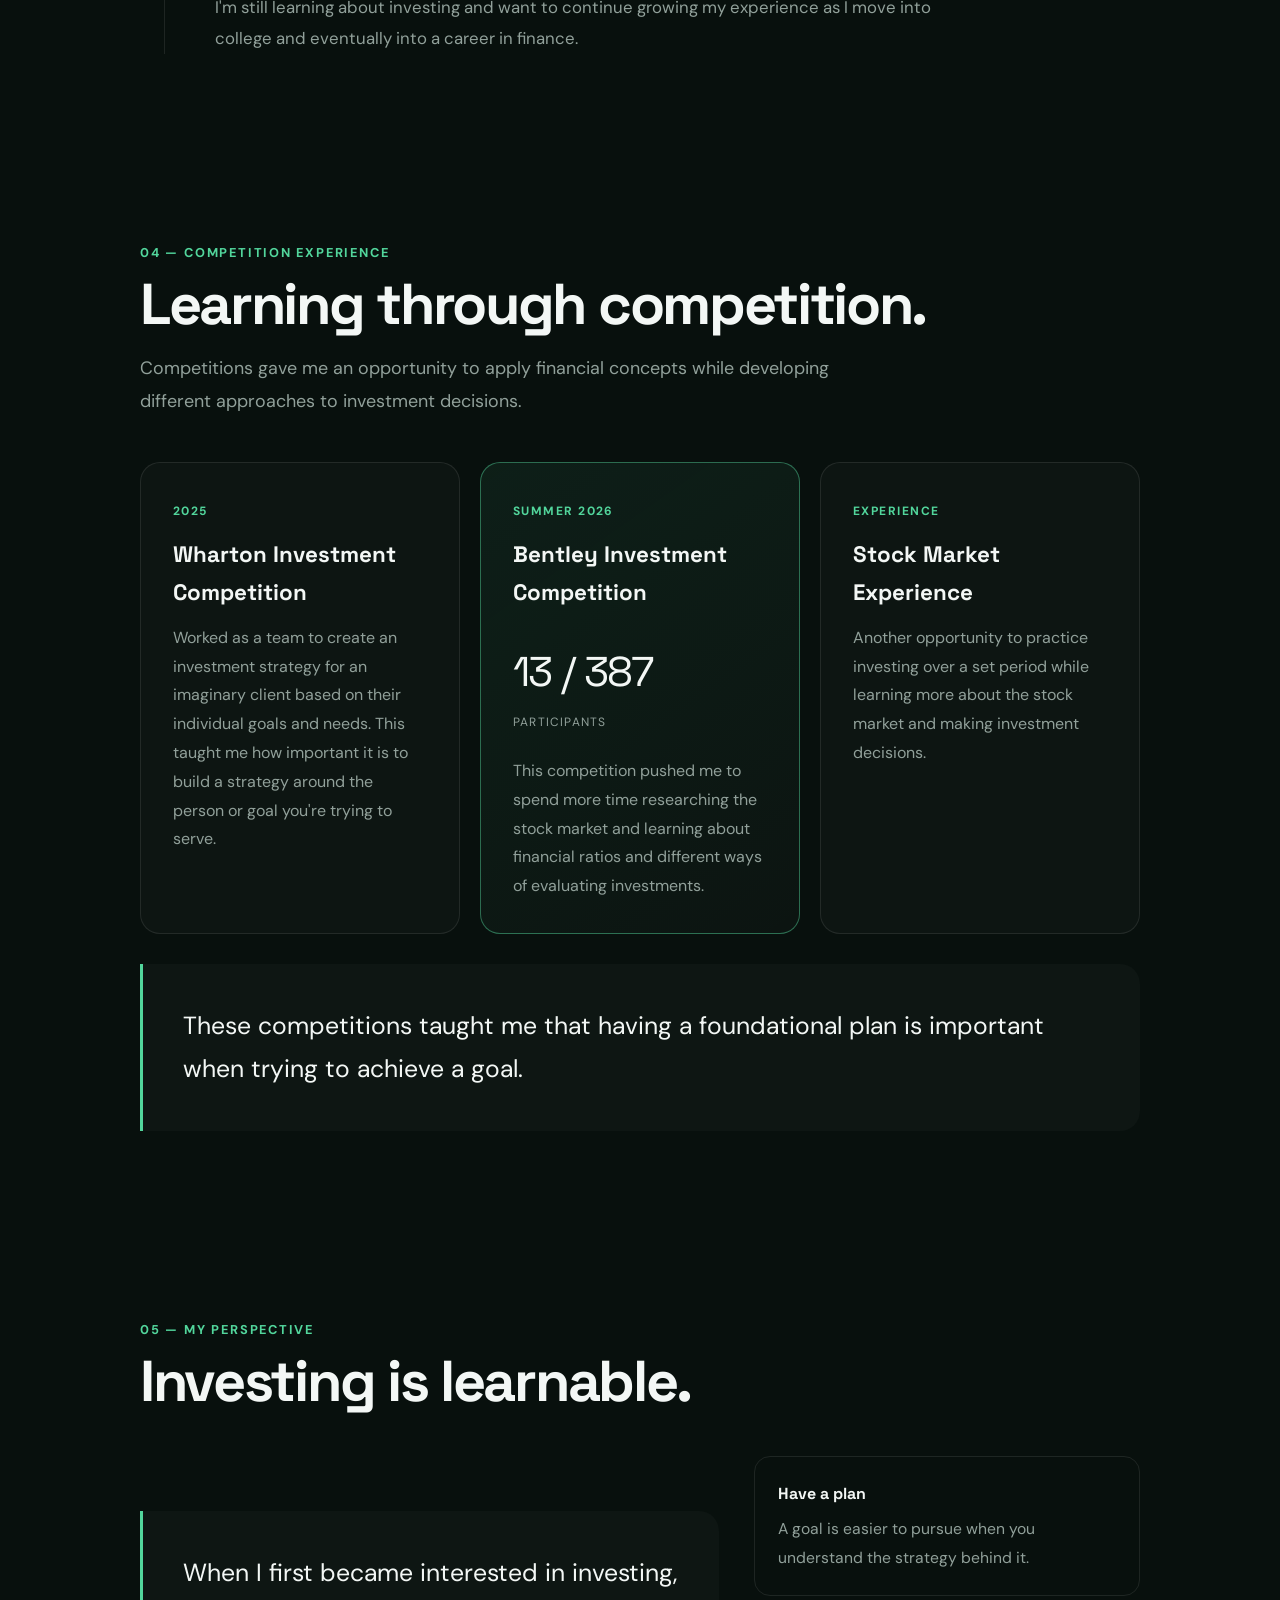
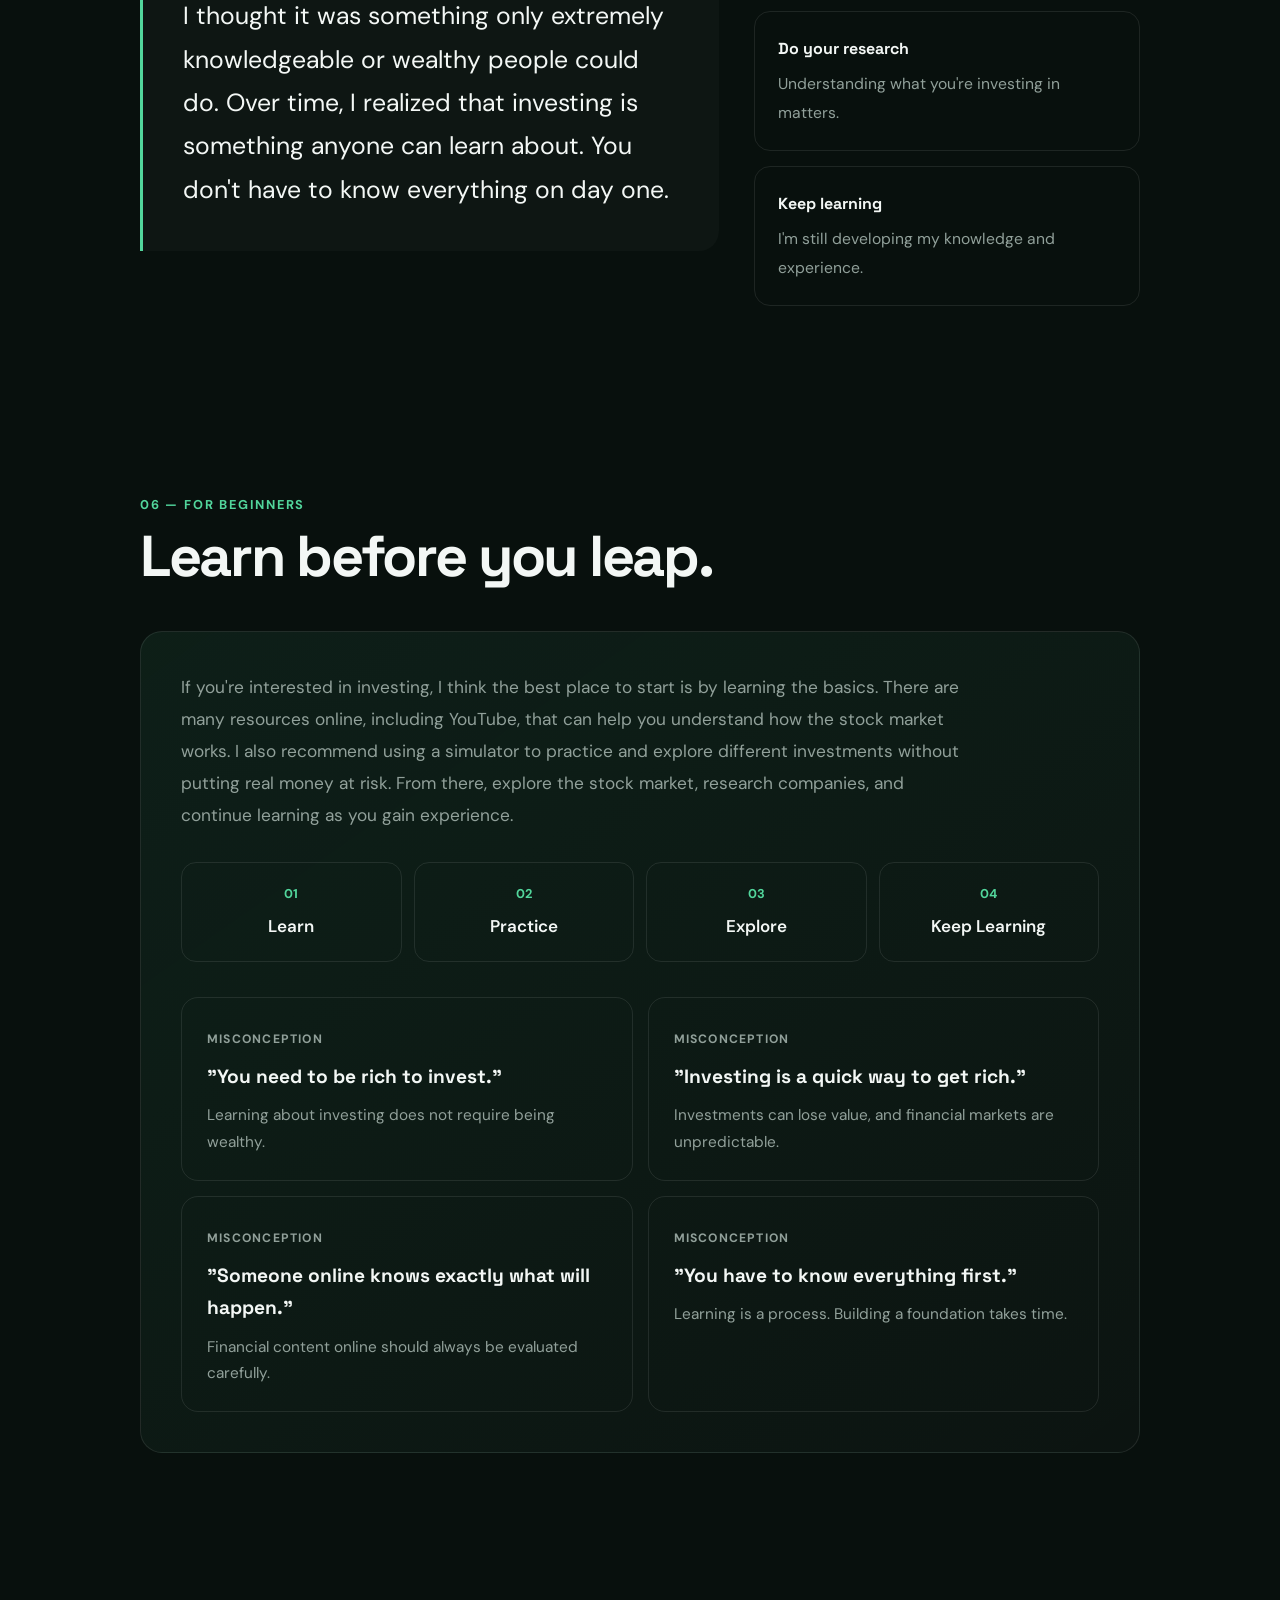
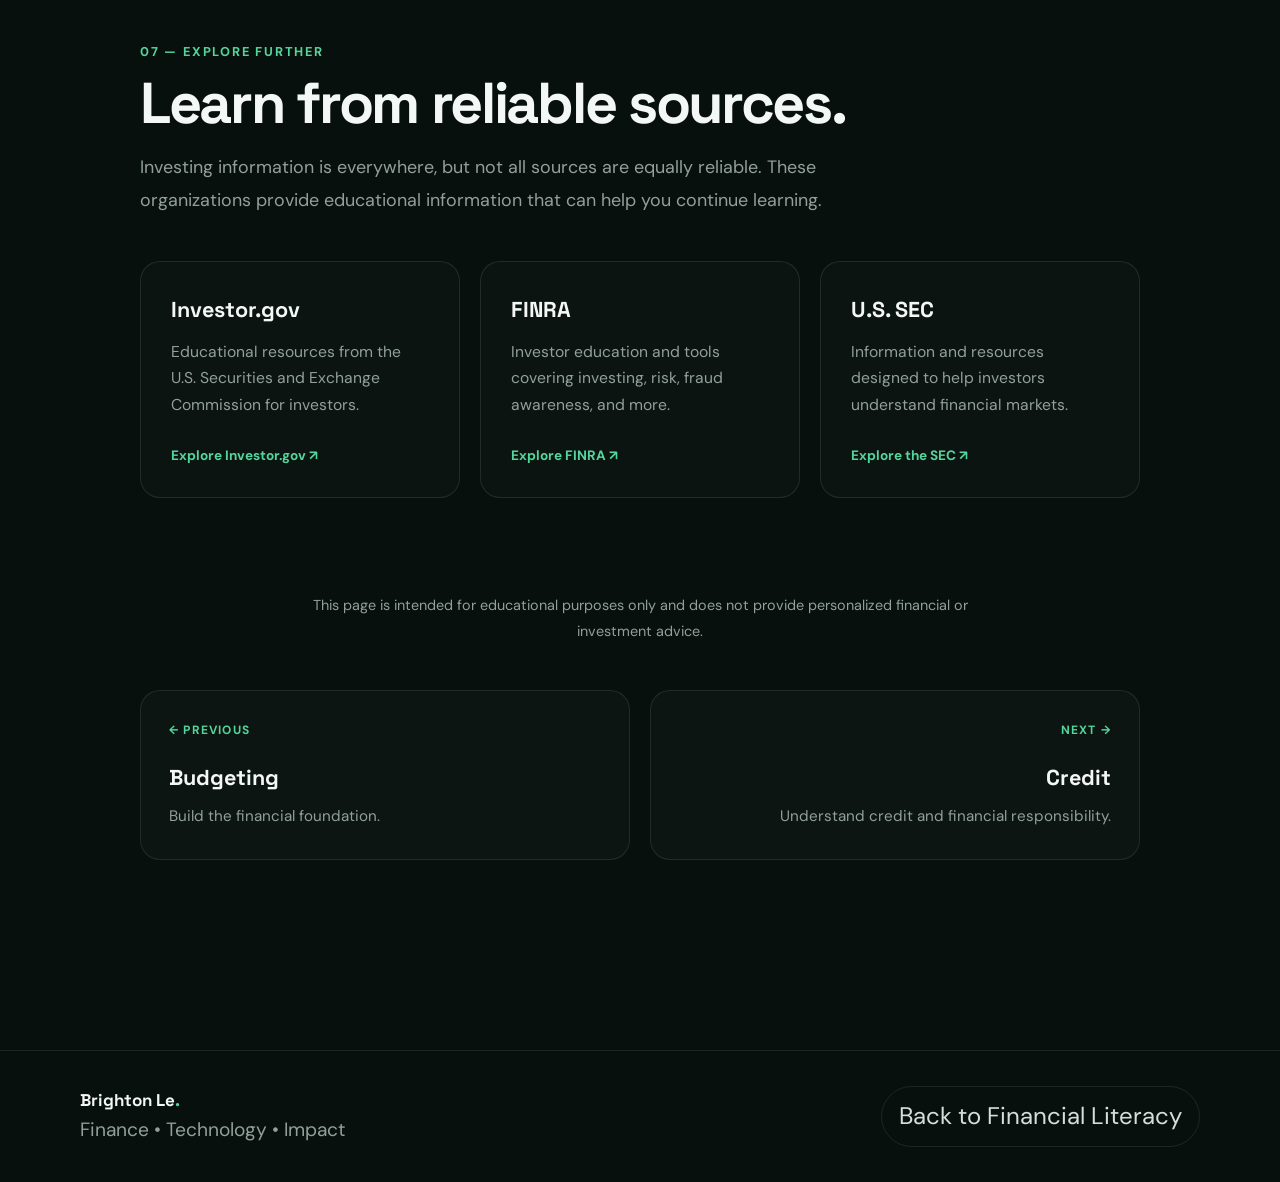
<file: financial-literacy/investing.html>
<!DOCTYPE html>
<html lang="en">

<head>

    <meta charset="UTF-8">

    <meta
        name="viewport"
        content="width=device-width, initial-scale=1.0"
    >

    <title>Investing | Brighton Le</title>

    <link
        rel="stylesheet"
        href="../style.css"
    >

    <link
        rel="preconnect"
        href="https://fonts.googleapis.com"
    >

    <link
        rel="preconnect"
        href="https://fonts.gstatic.com"
        crossorigin
    >

    <link
        href="https://fonts.googleapis.com/css2?family=DM+Sans:wght@400;500;600;700&family=Space+Grotesk:wght@400;500;600;700&display=swap"
        rel="stylesheet"
    >


    <style>

        /* =====================================================
           INVESTING PAGE
        ===================================================== */

        .investing-page {
            padding-top: 120px;
            padding-bottom: 100px;
        }


        /* =====================================================
           HERO
        ===================================================== */

        .investing-hero {
            max-width: 950px;
            margin: 0 auto;
            padding: 80px 20px 100px;
            text-align: center;
        }


        .investing-label {
            display: block;
            margin-bottom: 15px;
            color: var(--green);
            font-family: "DM Sans", sans-serif;
            font-size: 3.5rem;
            font-weight: 700;
            letter-spacing: .14em;
        }


        .investing-hero h1 {
            margin: 0 0 28px;
            font-family: "Space Grotesk", sans-serif;
            font-size: clamp(3.5rem, 9vw, 7rem);
            line-height: .95;
            letter-spacing: -.06em;
        }


        .investing-hero h1 span {
            color: var(--green);
        }


        .investing-hero p {
            max-width: 720px;
            margin: 0 auto;
            color: var(--muted);
            font-size: clamp(1.1rem, 2vw, 1.35rem);
            line-height: 1.75;
        }


        /* =====================================================
           GENERAL SECTIONS
        ===================================================== */

        .investing-section {
            max-width: 1050px;
            margin: 0 auto;
            padding: 95px 25px;
        }


        .investing-section-header {
            margin-bottom: 45px;
        }


        .investing-number {
            display: block;
            margin-bottom: 12px;
            color: var(--green);
            font-family: "DM Sans", sans-serif;
            font-size: .8rem;
            font-weight: 700;
            line-height: 1.4;
            letter-spacing: .14em;
            text-transform: uppercase;
        }


        .investing-section-header h2 {
            margin: 0;
            font-family: "Space Grotesk", sans-serif;
            font-size: clamp(2.2rem, 5vw, 3.6rem);
            line-height: 1.05;
            letter-spacing: -.04em;
        }


        .investing-section-header p {
            max-width: 760px;
            margin: 18px 0 0;
            color: var(--muted);
            font-size: 1.12rem;
            line-height: 1.8;
        }


        /* =====================================================
           BASICS
        ===================================================== */

        .concept-grid {
            display: grid;
            grid-template-columns: repeat(3, 1fr);
            gap: 20px;
        }


        .concept-card {
            padding: 32px;
            border: 1px solid var(--border);
            border-radius: 20px;
            background: rgba(255,255,255,.025);
            transition:
                transform .25s ease,
                border-color .25s ease,
                background .25s ease;
        }


        .concept-card:hover {
            transform: translateY(-5px);
            border-color: rgba(82,214,156,.4);
            background: rgba(82,214,156,.035);
        }


        .concept-card h3 {
            margin: 0 0 12px;
            font-family: "Space Grotesk", sans-serif;
            font-size: 1.4rem;
        }


        .concept-card p {
            margin: 0;
            color: var(--muted);
            font-size: 1rem;
            line-height: 1.8;
        }


        /* =====================================================
           FOUNDATION
        ===================================================== */

        .foundation-grid {
            display: grid;
            grid-template-columns: repeat(3, 1fr);
            gap: 20px;
        }


        .foundation-card {
            padding: 32px;
            border: 1px solid var(--border);
            border-radius: 20px;
            background: rgba(255,255,255,.025);
        }


        .foundation-icon {
            display: block;
            margin-bottom: 20px;
            color: var(--green);
            font-family: "Space Grotesk", sans-serif;
            font-size: 1.8rem;
            font-weight: 700;
        }


        .foundation-card h3 {
            margin: 0 0 12px;
            font-family: "Space Grotesk", sans-serif;
            font-size: 1.45rem;
        }


        .foundation-card p {
            margin: 0;
            color: var(--muted);
            font-size: 1rem;
            line-height: 1.8;
        }


        /* =====================================================
           JOURNEY
        ===================================================== */

        .journey {
            position: relative;
            margin-top: 20px;
        }


        .journey::before {
            content: "";
            position: absolute;
            left: 24px;
            top: 0;
            bottom: 0;
            width: 1px;
            background: var(--border);
        }


        .journey-item {
            position: relative;
            display: grid;
            grid-template-columns: 50px 1fr;
            gap: 25px;
            margin-bottom: 45px;
        }


        .journey-item:last-child {
            margin-bottom: 0;
        }


        .journey-dot {
            position: relative;
            z-index: 2;
            width: 50px;
            height: 50px;
            display: flex;
            align-items: center;
            justify-content: center;
            border: 1px solid var(--green);
            border-radius: 50%;
            background: var(--bg);
            color: var(--green);
            font-size: .7rem;
            font-weight: 700;
        }


        .journey-content {
            padding-top: 3px;
        }


        .journey-date {
            color: var(--green);
            font-size: .76rem;
            font-weight: 700;
            letter-spacing: .1em;
        }


        .journey-content h3 {
            margin: 8px 0 10px;
            font-family: "Space Grotesk", sans-serif;
            font-size: 1.6rem;
        }


        .journey-content p {
            max-width: 740px;
            margin: 0;
            color: var(--muted);
            font-size: 1.05rem;
            line-height: 1.85;
        }


        /* =====================================================
           COMPETITIONS
        ===================================================== */

        .competition-grid {
            display: grid;
            grid-template-columns: repeat(3, 1fr);
            gap: 20px;
        }


        .competition-card {
            padding: 32px;
            border: 1px solid var(--border);
            border-radius: 20px;
            background: rgba(255,255,255,.025);
        }


        .competition-card.featured {
            border-color: rgba(82,214,156,.45);
            background:
                linear-gradient(
                    145deg,
                    rgba(82,214,156,.08),
                    rgba(255,255,255,.02)
                );
        }


        .competition-label {
            color: var(--green);
            font-size: .75rem;
            font-weight: 700;
            letter-spacing: .12em;
        }


        .competition-card h3 {
            margin: 12px 0;
            font-family: "Space Grotesk", sans-serif;
            font-size: 1.4rem;
        }


        .competition-card p {
            margin: 0;
            color: var(--muted);
            font-size: 1rem;
            line-height: 1.8;
        }


        .competition-result {
            margin: 25px 0;
            font-family: "Space Grotesk", sans-serif;
            font-size: 2.6rem;
            letter-spacing: -.04em;
        }


        .competition-result span {
            display: block;
            margin-top: 4px;
            color: var(--muted);
            font-family: "DM Sans", sans-serif;
            font-size: .75rem;
            letter-spacing: .1em;
        }


        /* =====================================================
           LEARNING / PERSPECTIVE
        ===================================================== */

        .perspective-grid {
            display: grid;
            grid-template-columns: 1.2fr .8fr;
            gap: 35px;
            align-items: center;
        }


        .perspective-quote {
            padding: 40px;
            border-left: 3px solid var(--green);
            border-radius: 0 20px 20px 0;
            background: rgba(255,255,255,.025);
        }


        .perspective-quote p {
            margin: 0;
            font-size: clamp(1.2rem, 2.3vw, 1.55rem);
            line-height: 1.75;
        }


        .perspective-points {
            display: grid;
            gap: 15px;
        }


        .perspective-point {
            padding: 23px;
            border: 1px solid var(--border);
            border-radius: 16px;
        }


        .perspective-point strong {
            display: block;
            margin-bottom: 7px;
            font-family: "Space Grotesk", sans-serif;
            font-size: 1rem;
        }


        .perspective-point span {
            color: var(--muted);
            font-size: .98rem;
            line-height: 1.65;
        }


        /* =====================================================
           BEGINNER SECTION
        ===================================================== */

        .beginner-box {
            padding: 40px;
            border: 1px solid var(--border);
            border-radius: 22px;
            background:
                linear-gradient(
                    145deg,
                    rgba(82,214,156,.08),
                    rgba(255,255,255,.02)
                );
        }


        .beginner-box h3 {
            margin: 0 0 15px;
            font-family: "Space Grotesk", sans-serif;
            font-size: 1.8rem;
        }


        .beginner-box > p {
            max-width: 780px;
            color: var(--muted);
            font-size: 1.08rem;
            line-height: 1.85;
        }


        .advice-steps {
            display: grid;
            grid-template-columns: repeat(4, 1fr);
            gap: 12px;
            margin-top: 30px;
        }


        .advice-step {
            padding: 20px;
            border: 1px solid var(--border);
            border-radius: 15px;
            text-align: center;
        }


        .advice-step strong {
            display: block;
            color: var(--green);
            font-size: .8rem;
        }


        .advice-step span {
            display: block;
            margin-top: 7px;
            font-weight: 600;
        }


        .misconception-grid {
            display: grid;
            grid-template-columns: repeat(2, 1fr);
            gap: 15px;
            margin-top: 35px;
        }


        .misconception {
            padding: 25px;
            border: 1px solid var(--border);
            border-radius: 17px;
        }


        .misconception .myth {
            color: var(--muted);
            font-size: .76rem;
            font-weight: 700;
            letter-spacing: .1em;
        }


        .misconception h4 {
            margin: 9px 0;
            font-family: "Space Grotesk", sans-serif;
            font-size: 1.2rem;
        }


        .misconception p {
            margin: 0;
            color: var(--muted);
            font-size: .96rem;
            line-height: 1.7;
        }


        /* =====================================================
           RESOURCES
        ===================================================== */

        .resource-grid {
            display: grid;
            grid-template-columns: repeat(3, 1fr);
            gap: 20px;
        }


        .resource-card {
            display: flex;
            flex-direction: column;
            justify-content: space-between;
            min-height: 220px;
            padding: 30px;
            border: 1px solid var(--border);
            border-radius: 20px;
            color: inherit;
            text-decoration: none;
            background: rgba(255,255,255,.02);
            transition:
                transform .25s ease,
                border-color .25s ease;
        }


        .resource-card:hover {
            transform: translateY(-5px);
            border-color: rgba(82,214,156,.45);
        }


        .resource-card h3 {
            margin: 0 0 10px;
            font-family: "Space Grotesk", sans-serif;
            font-size: 1.35rem;
        }


        .resource-card p {
            margin: 0;
            color: var(--muted);
            font-size: .98rem;
            line-height: 1.7;
        }


        .resource-link {
            margin-top: 25px;
            color: var(--green);
            font-size: .85rem;
            font-weight: 700;
        }


        /* =====================================================
           PAGE NAVIGATION
        ===================================================== */

        .finance-navigation {
            max-width: 1050px;
            margin: 0 auto;
            padding: 25px 25px 90px;
            display: grid;
            grid-template-columns: 1fr 1fr;
            gap: 20px;
        }


        .finance-nav-card {
            padding: 28px;
            border: 1px solid var(--border);
            border-radius: 20px;
            color: inherit;
            text-decoration: none;
            background: rgba(255,255,255,.025);
            transition:
                transform .25s ease,
                border-color .25s ease;
        }


        .finance-nav-card:hover {
            transform: translateY(-4px);
            border-color: rgba(82,214,156,.45);
        }


        .finance-nav-card.next {
            text-align: right;
        }


        .finance-nav-card span {
            color: var(--green);
            font-size: .75rem;
            font-weight: 700;
            letter-spacing: .1em;
        }


        .finance-nav-card strong {
            display: block;
            margin-top: 9px;
            font-family: "Space Grotesk", sans-serif;
            font-size: 1.35rem;
        }


        .finance-nav-card p {
            margin: 8px 0 0;
            color: var(--muted);
            font-size: .95rem;
            line-height: 1.6;
        }


        /* =====================================================
           DISCLAIMER
        ===================================================== */

        .investing-disclaimer {
            max-width: 750px;
            margin: 0 auto;
            padding: 0 25px 20px;
            text-align: center;
        }


        .investing-disclaimer p {
            color: var(--muted);
            font-size: .9rem;
            line-height: 1.8;
        }


        /* =====================================================
           RESPONSIVE
        ===================================================== */

        @media (max-width: 850px) {

            .concept-grid,
            .foundation-grid,
            .competition-grid,
            .resource-grid {
                grid-template-columns: 1fr;
            }


            .perspective-grid {
                grid-template-columns: 1fr;
            }


            .advice-steps {
                grid-template-columns: repeat(2, 1fr);
            }

        }


        @media (max-width: 600px) {

            .investing-page {
                padding-top: 80px;
            }


            .investing-hero {
                padding: 60px 20px 70px;
            }


            .investing-section {
                padding: 70px 20px;
            }


            .journey::before {
                left: 19px;
            }


            .journey-item {
                grid-template-columns: 40px 1fr;
                gap: 18px;
            }


            .journey-dot {
                width: 40px;
                height: 40px;
            }


            .advice-steps {
                grid-template-columns: 1fr;
            }


            .misconception-grid {
                grid-template-columns: 1fr;
            }


            .finance-navigation {
                grid-template-columns: 1fr;
                padding: 20px 20px 70px;
            }


            .finance-nav-card.next {
                text-align: left;
            }

        }

    </style>

</head>


<body>


<!-- =====================================================
     NAVIGATION
===================================================== -->

<header class="navbar">

    <div class="nav-inner">

        <a
            href="../index.html"
            class="logo"
        >
            Brighton L<span>.</span>
        </a>


        <a
            href="../index.html#finance"
            class="nav-contact"
        >
            ← Financial Literacy
        </a>

    </div>

</header>



<main class="investing-page">


<!-- =====================================================
     HERO
===================================================== -->

<section class="investing-hero">

    <span class="investing-label">
        FINANCIAL LITERACY / 02
    </span>


    <h1>
        Investing<span>.</span>
    </h1>


    <p>
        Understanding risk, research, and
        long-term growth — and how my own
        experience has shaped the way I think
        about investing.
    </p>

</section>



<!-- =====================================================
     01 — THE BASICS
===================================================== -->

<section class="investing-section">

    <div class="investing-section-header">

        <span class="investing-number">
            01 — THE BASICS
        </span>


        <h2>
            What is investing?
        </h2>


        <p>
            Investing means putting money into
            an asset with the expectation that it
            may increase in value or generate
            income over time.

            Unlike saving, investing involves
            risk, and returns are never guaranteed.
        </p>

    </div>


    <div class="concept-grid">


        <div class="concept-card">

            <h3>
                Stocks
            </h3>


            <p>
                A stock represents ownership in a
                company. Investors may benefit if
                the company's value increases, but
                the investment can also lose value.
            </p>

        </div>


        <div class="concept-card">

            <h3>
                Bonds
            </h3>


            <p>
                Bonds generally represent lending
                money to an issuer in exchange for
                interest payments and repayment
                under specified terms.
            </p>

        </div>


        <div class="concept-card">

            <h3>
                Funds
            </h3>


            <p>
                Funds can hold collections of
                investments, allowing investors
                to gain exposure to multiple assets
                through one investment.
            </p>

        </div>

    </div>

</section>



<!-- =====================================================
     02 — BUILDING A FOUNDATION
===================================================== -->

<section class="investing-section">

    <div class="investing-section-header">

        <span class="investing-number">
            02 — BUILDING A FOUNDATION
        </span>


        <h2>
            Think before you invest.
        </h2>


        <p>
            For me, investing is not just about
            choosing an investment. Understanding
            risk, diversification, and your time
            horizon can help create a stronger
            foundation for making decisions.
        </p>

    </div>


    <div class="foundation-grid">


        <div class="foundation-card">

            <span class="foundation-icon">
                01
            </span>


            <h3>
                Risk & Reward
            </h3>


            <p>
                Investments can potentially grow
                in value or generate income, but
                greater potential returns can also
                involve greater uncertainty.
                Investments can lose value.
            </p>

        </div>


        <div class="foundation-card">

            <span class="foundation-icon">
                02
            </span>


            <h3>
                Diversification
            </h3>


            <p>
                Diversification means spreading
                investments across different assets
                rather than relying entirely on one
                investment.
            </p>

        </div>


        <div class="foundation-card">

            <span class="foundation-icon">
                03
            </span>


            <h3>
                Long-Term Thinking
            </h3>


            <p>
                Investing can involve looking beyond
                short-term price movements and
                thinking about goals, time horizons,
                risk, and strategy.
            </p>

        </div>

    </div>

</section>



<!-- =====================================================
     03 — MY INVESTING JOURNEY
===================================================== -->

<section class="investing-section">

    <div class="investing-section-header">

        <span class="investing-number">
            03 — MY JOURNEY
        </span>


        <h2>
            How I got interested in investing.
        </h2>


        <p>
            My interest in investing started in
            middle school and continued to grow
            through competitions, research, and
            experience.
        </p>

    </div>


    <div class="journey">


        <div class="journey-item">

            <div class="journey-dot">
                8TH
            </div>


            <div class="journey-content">

                <span class="journey-date">
                    STARTING POINT
                </span>


                <h3>
                    Discovering investing
                </h3>


                <p>
                    At the start of 8th grade,
                    investing caught my attention
                    through Cash App's investing
                    section, which required sponsor
                    approval.

                    That experience introduced me
                    to the idea that investing was
                    something I could actually learn
                    about.
                </p>

            </div>

        </div>



        <div class="journey-item">

            <div class="journey-dot">
                2025
            </div>


            <div class="journey-content">

                <span class="journey-date">
                    WHARTON INVESTMENT COMPETITION
                </span>


                <h3>
                    Learning to invest around a client
                </h3>


                <p>
                    In the Wharton Investment
                    Competition, my team worked with
                    an imaginary client based on
                    their goals.

                    We developed an investment
                    strategy around the client's
                    needs rather than simply trying
                    to maximize returns.
                </p>

            </div>

        </div>



        <div class="journey-item">

            <div class="journey-dot">
                2026
            </div>


            <div class="journey-content">

                <span class="journey-date">
                    BENTLEY INVESTMENT COMPETITION
                </span>


                <h3>
                    Going deeper into the market
                </h3>


                <p>
                    During the Bentley Investment
                    Competition in summer 2026,
                    I became more involved in
                    researching the stock market,
                    including learning about
                    different financial ratios and
                    ways to evaluate investments.
                </p>

            </div>

        </div>



        <div class="journey-item">

            <div class="journey-dot">
                NOW
            </div>


            <div class="journey-content">

                <span class="journey-date">
                    CONTINUING TO LEARN
                </span>


                <h3>
                    Still building my experience
                </h3>


                <p>
                    I'm still learning about
                    investing and want to continue
                    growing my experience as I move
                    into college and eventually into
                    a career in finance.
                </p>

            </div>

        </div>

    </div>

</section>



<!-- =====================================================
     04 — LEARNING THROUGH COMPETITION
===================================================== -->

<section class="investing-section">

    <div class="investing-section-header">

        <span class="investing-number">
            04 — COMPETITION EXPERIENCE
        </span>


        <h2>
            Learning through competition.
        </h2>


        <p>
            Competitions gave me an opportunity
            to apply financial concepts while
            developing different approaches to
            investment decisions.
        </p>

    </div>


    <div class="competition-grid">


        <div class="competition-card">

            <span class="competition-label">
                2025
            </span>


            <h3>
                Wharton Investment Competition
            </h3>


            <p>
                Worked as a team to create an
                investment strategy for an
                imaginary client based on their
                individual goals and needs.

                This taught me how important it is
                to build a strategy around the
                person or goal you're trying to
                serve.
            </p>

        </div>



        <div class="competition-card featured">

            <span class="competition-label">
                SUMMER 2026
            </span>


            <h3>
                Bentley Investment Competition
            </h3>


            <div class="competition-result">

                13 / 387


                <span>
                    PARTICIPANTS
                </span>

            </div>


            <p>
                This competition pushed me to
                spend more time researching the
                stock market and learning about
                financial ratios and different
                ways of evaluating investments.
            </p>

        </div>



        <div class="competition-card">

            <span class="competition-label">
                EXPERIENCE
            </span>


            <h3>
                Stock Market Experience
            </h3>


            <p>
                Another opportunity to practice
                investing over a set period while
                learning more about the stock
                market and making investment
                decisions.
            </p>

        </div>

    </div>


    <div class="perspective-quote" style="margin-top: 30px;">

        <p>
            These competitions taught me that
            having a foundational plan is
            important when trying to achieve
            a goal.
        </p>

    </div>

</section>



<!-- =====================================================
     05 — MY PERSPECTIVE
===================================================== -->

<section class="investing-section">

    <div class="investing-section-header">

        <span class="investing-number">
            05 — MY PERSPECTIVE
        </span>


        <h2>
            Investing is learnable.
        </h2>

    </div>


    <div class="perspective-grid">


        <div class="perspective-quote">

            <p>
                When I first became interested in
                investing, I thought it was something
                only extremely knowledgeable or
                wealthy people could do.

                Over time, I realized that investing
                is something anyone can learn about.
                You don't have to know everything on
                day one.
            </p>

        </div>


        <div class="perspective-points">


            <div class="perspective-point">

                <strong>
                    Have a plan
                </strong>


                <span>
                    A goal is easier to pursue when
                    you understand the strategy
                    behind it.
                </span>

            </div>


            <div class="perspective-point">

                <strong>
                    Do your research
                </strong>


                <span>
                    Understanding what you're
                    investing in matters.
                </span>

            </div>


            <div class="perspective-point">

                <strong>
                    Keep learning
                </strong>


                <span>
                    I'm still developing my knowledge
                    and experience.
                </span>

            </div>

        </div>

    </div>

</section>



<!-- =====================================================
     06 — FOR BEGINNERS
===================================================== -->

<section class="investing-section">

    <div class="investing-section-header">

        <span class="investing-number">
            06 — FOR BEGINNERS
        </span>


        <h2>
            Learn before you leap.
        </h2>

    </div>


    <div class="beginner-box">

        <p>
            If you're interested in investing,
            I think the best place to start is by
            learning the basics.

            There are many resources online,
            including YouTube, that can help you
            understand how the stock market works.

            I also recommend using a simulator to
            practice and explore different
            investments without putting real money
            at risk.

            From there, explore the stock market,
            research companies, and continue
            learning as you gain experience.
        </p>


        <div class="advice-steps">


            <div class="advice-step">

                <strong>
                    01
                </strong>


                <span>
                    Learn
                </span>

            </div>


            <div class="advice-step">

                <strong>
                    02
                </strong>


                <span>
                    Practice
                </span>

            </div>


            <div class="advice-step">

                <strong>
                    03
                </strong>


                <span>
                    Explore
                </span>

            </div>


            <div class="advice-step">

                <strong>
                    04
                </strong>


                <span>
                    Keep Learning
                </span>

            </div>

        </div>


        <div class="misconception-grid">


            <div class="misconception">

                <span class="myth">
                    MISCONCEPTION
                </span>


                <h4>
                    "You need to be rich to invest."
                </h4>


                <p>
                    Learning about investing does not
                    require being wealthy.
                </p>

            </div>



            <div class="misconception">

                <span class="myth">
                    MISCONCEPTION
                </span>


                <h4>
                    "Investing is a quick way to get rich."
                </h4>


                <p>
                    Investments can lose value, and
                    financial markets are unpredictable.
                </p>

            </div>



            <div class="misconception">

                <span class="myth">
                    MISCONCEPTION
                </span>


                <h4>
                    "Someone online knows exactly what
                    will happen."
                </h4>


                <p>
                    Financial content online should
                    always be evaluated carefully.
                </p>

            </div>



            <div class="misconception">

                <span class="myth">
                    MISCONCEPTION
                </span>


                <h4>
                    "You have to know everything first."
                </h4>


                <p>
                    Learning is a process. Building a
                    foundation takes time.
                </p>

            </div>

        </div>

    </div>

</section>



<!-- =====================================================
     07 — EXPLORE FURTHER
===================================================== -->

<section class="investing-section">

    <div class="investing-section-header">

        <span class="investing-number">
            07 — EXPLORE FURTHER
        </span>


        <h2>
            Learn from reliable sources.
        </h2>


        <p>
            Investing information is everywhere,
            but not all sources are equally
            reliable. These organizations provide
            educational information that can help
            you continue learning.
        </p>

    </div>


    <div class="resource-grid">


        <a
            href="https://www.investor.gov/"
            target="_blank"
            rel="noopener noreferrer"
            class="resource-card"
        >

            <div>

                <h3>
                    Investor.gov
                </h3>


                <p>
                    Educational resources from the
                    U.S. Securities and Exchange
                    Commission for investors.
                </p>

            </div>


            <span class="resource-link">
                Explore Investor.gov ↗
            </span>

        </a>



        <a
            href="https://www.finra.org/investors"
            target="_blank"
            rel="noopener noreferrer"
            class="resource-card"
        >

            <div>

                <h3>
                    FINRA
                </h3>


                <p>
                    Investor education and tools
                    covering investing, risk,
                    fraud awareness, and more.
                </p>

            </div>


            <span class="resource-link">
                Explore FINRA ↗
            </span>

        </a>



        <a
            href="https://www.sec.gov/investor"
            target="_blank"
            rel="noopener noreferrer"
            class="resource-card"
        >

            <div>

                <h3>
                    U.S. SEC
                </h3>


                <p>
                    Information and resources
                    designed to help investors
                    understand financial markets.
                </p>

            </div>


            <span class="resource-link">
                Explore the SEC ↗
            </span>

        </a>

    </div>

</section>



<!-- =====================================================
     DISCLAIMER
===================================================== -->

<div class="investing-disclaimer">

    <p>
        This page is intended for educational
        purposes only and does not provide
        personalized financial or investment
        advice.
    </p>

</div>



<!-- =====================================================
     PAGE NAVIGATION
===================================================== -->

<section class="finance-navigation">


    <a
        href="budgeting.html"
        class="finance-nav-card previous"
    >

        <span>
            ← PREVIOUS
        </span>


        <strong>
            Budgeting
        </strong>


        <p>
            Build the financial foundation.
        </p>

    </a>



    <a
        href="credit.html"
        class="finance-nav-card next"
    >

        <span>
            NEXT →
        </span>


        <strong>
            Credit
        </strong>


        <p>
            Understand credit and financial responsibility.
        </p>

    </a>


</section>


</main>



<!-- =====================================================
     FOOTER
===================================================== -->

<footer>

    <div class="footer-inner">

        <div>

            <strong>
                Brighton Le<span>.</span>
            </strong>


            <p>
                Finance • Technology • Impact
            </p>

        </div>


        <a
            href="../index.html#finance"
            class="nav-contact"
        >
            Back to Financial Literacy
        </a>

    </div>

</footer>


</body>

</html>
</file>
<file: style.css>
/* =====================================================
   BRIGHTON LE PORTFOLIO
   VISUAL DESIGN
===================================================== */

:root {

    --bg: #08100d;
    --bg-2: #0b1511;

    --card: #101b16;
    --card-2: #132019;

    --white: #f3f7f5;
    --text: #d5dfda;
    --muted: #91a09a;

    --green: #52d69c;
    --green-bright: #79e6b5;

    --border: rgba(255,255,255,.09);
    --border-green: rgba(82,214,156,.30);

    --max: 1120px;

}


/* =====================================================
   RESET
===================================================== */

* {
    margin: 0;
    padding: 0;
    box-sizing: border-box;
}


html {
    scroll-behavior: smooth;
}


body {
    background: var(--bg);
    color: var(--white);
    font-family:
        "DM Sans",
        Arial,
        sans-serif;
    font-size: 17px;
    line-height: 1.7;
    overflow-x: hidden;
}


img {
    display: block;
    max-width: 100%;
}


a {
    color: inherit;
    text-decoration: none;
}


button {
    font-family: inherit;
}


/* =====================================================
   NAVIGATION
===================================================== */

.navbar {
    position: fixed;
    top: 0;
    left: 0;
    width: 100%;
    z-index: 100;
    padding: 18px 0;
    background:
        rgba(8,16,13,.82);
    border-bottom:
        1px solid var(--border);
    backdrop-filter:
        blur(18px);
}


.nav-inner {
    width:
        min(
            var(--max),
            calc(100% - 50px)
        );
    margin: auto;
    display: flex;
    align-items: center;
    justify-content: space-between;
}


.logo {
    font-family:
        "Space Grotesk",
        sans-serif;
    font-size: 3.5rem;
    font-weight: 700;
    letter-spacing: -.04em;
}


.logo span {
    color: var(--green);
}


.nav-links {
    display: flex;
    gap: 34px;
}


.nav-links a {
    color: var(--muted);
    font-size: 1.5rem;
    font-weight: 500;
    transition: .2s ease;
}


.nav-links a:hover {
    color: var(--white);
}


.nav-contact {
    padding:
        9px 17px;
    border:
        1px solid var(--border);
    border-radius:
        100px;
    color: var(--text);
    font-size: 1.5rem;
    transition: .2s ease;
}


.nav-contact:hover {
    border-color:
        var(--green-border);
    color: var(--green);
}


/* =====================================================
   HERO
===================================================== */

.hero {
    position: relative;
    min-height: 100vh;
    display: flex;
    align-items: center;
    justify-content: center;
    padding:
        150px 0
        90px;
    overflow: hidden;
}


.hero-inner {
    position: relative;
    z-index: 2;
    width:
        min(
            900px,
            calc(100% - 50px)
        );
    margin: auto;
    text-align: center;
}


.hero-background-circle {
    position: absolute;
    border-radius: 50%;
    filter: blur(100px);
    pointer-events: none;
}


.circle-one {
    width: 450px;
    height: 450px;
    top: 5%;
    left: -200px;
    background:
        rgba(82,214,156,.07);
}


.circle-two {
    width: 400px;
    height: 400px;
    right: -200px;
    bottom: 5%;
    background:
        rgba(82,214,156,.045);
}


.hero-tag {
    display: inline-flex;
    align-items: center;
    gap: 9px;
    padding:
        8px 14px;
    margin-bottom: 27px;
    border:
        1px solid var(--border);
    border-radius:
        100px;
    background:
        rgba(255,255,255,.025);
    color:
        var(--muted);
    font-size:
        1.5rem;
    font-weight:
        600;
}


.status-dot {

    width: 7px;

    height: 7px;

    border-radius: 50%;

    background:
        var(--green);

    box-shadow:
        0 0 12px
        rgba(82,214,156,.6);

}


.hero h1 {
    max-width: 900px;
    margin: auto;
    font-family:
        "Space Grotesk",
        sans-serif;
    font-size:
        clamp(
            3.2rem,
            6vw,
            5.5rem
        );
    font-weight:
        600;
    line-height:
        1.03;
    letter-spacing:
        -.055em;
}


.hero h1 span {
    color: var(--green);
}


.hero-description {
    max-width:
        680px;
    margin:
        28px auto 0;
    color:
        var(--text);
    font-size:
        1.5rem;
    line-height:
        1.8;
}


.hero-actions {
    display:
        flex;
    justify-content:
        center;
    gap:
        12px;
    margin-top:
        34px;
}


.button {
    display:
        inline-flex;
    align-items:
        center;
    justify-content:
        center;
    min-height:
        48px;
    padding:
        0 20px;
    border-radius:
        100px;
    font-size:
        1.3rem;
    font-weight:
        600;
    transition:
        .25s ease;
}


.button:hover {
    transform:
        translateY(-2px);
}


.button-primary {
    background:
        var(--green);
    color:
        #07100c;
}


.button-primary:hover {
    background:
        var(--green-bright);
}


.button-outline {
    border:
        1px solid var(--border);
    color:
        var(--text);
    background:
        rgba(255,255,255,.025);
}


.button-outline:hover {
    border-color:
        var(--border-green);
    background:
        rgba(82,214,156,.06);
}


.hero-stats {
    display:
        grid;
    grid-template-columns:
        repeat(4,1fr);
    max-width:
        720px;
    margin:
        75px auto 0;
    border-top:
        1px solid var(--border);
    border-bottom:
        1px solid var(--border);
}


.hero-stat {
    padding:
        19px 10px;
    text-align:
        center;
    border-right:
        1px solid var(--border);
}


.hero-stat:last-child {
    border-right: none;
}


.hero-stat strong {
    display:
        block;
    margin-bottom:
        3px;
    color:
        var(--green);
    font-family:
        "Space Grotesk",
        sans-serif;
    font-size:
        2rem;
}


.hero-stat span {
    color:
        var(--muted);
    font-size:
        1.5rem;
}


/* =====================================================
   SECTIONS
===================================================== */

.section {
    padding:
        115px 0;
}


.section-dark {
    background:
        var(--bg-2);
    border-top:
        1px solid var(--border);
    border-bottom:
        1px solid var(--border);
}


.section-container {
    width:
        min(
            var(--max),
            calc(100% - 50px)
        );
    margin:
        auto;
}


.section-heading {
    max-width:
        700px;
    margin-bottom:
        55px;
}


.section-heading.centered {
    margin-left:
        auto;
    margin-right:
        auto;
    text-align:
        center;
}


.eyebrow {
    display:
        block;
    margin-bottom:
        13px;
    color:
        var(--green);
    font-size:
        3rem;
    font-weight:
        700;
    letter-spacing:
        .14em;
}


.section-heading h2 {
    margin-bottom:
        16px;
    font-family:
        "Space Grotesk",
        sans-serif;
    font-size:
        clamp(
            4rem,
            4vw,
            3rem
        );
    line-height:
        1.08;
    letter-spacing:
        -.045em;
}


.section-heading p {
    color:
        var(--muted);
    font-size:
        1.5rem;
    line-height:
        1.8;
}


/* =====================================================
   ABOUT
===================================================== */

.about-layout {
    display:
        grid;
    grid-template-columns:
        390px 1fr;
    align-items:
        center;
    gap:
        85px;
    max-width:
        1000px;
    margin:
        auto;
}


.profile-area {
    width: 100%;
}


.profile-frame {
    position:
        relative;
    padding:
        8px;
    border:
        1px solid var(--border);
    border-radius:
        23px;
    background:
        rgba(255,255,255,.02);
}


.profile-frame::before {
    content: "";
    position:
        absolute;
    width:
        100px;
    height:
        100px;
    top:
        -20px;
    left:
        -20px;
    border-top:
        2px solid var(--green);
    border-left:
        2px solid var(--green);
    border-radius:
        10px 0 0 0;
}


.profile-frame img {
    width:
        100%;
    aspect-ratio:
        4 / 6;
    object-fit:
        cover;
    border-radius:
        17px;
}


.profile-caption {
    display:
        flex;
    justify-content:
        space-between;
    margin-top:
        13px;
    padding:
        0 5px;
}


.profile-caption span {
    color:
        var(--text);
    font-size:
        1.5rem;
    font-weight:
        700;
    letter-spacing:
        .1em;
}


.profile-caption small {
    color:
        var(--muted);
    font-size:
        1.5rem;
}


.about-content {
    max-width:
        590px;
}


.about-lead {
    margin-bottom:
        22px;
    color:
        var(--white);
    font-size:
        1.1rem;
    line-height:
        1.65;
}


.about-content > p:not(.about-lead) {
    margin-bottom:
        20px;
    color:
        var(--muted);
    font-size:
        1.1rem;
    line-height:
        1.85;
}


.about-highlights {
    display:
        flex;
    flex-direction:
        column;
    gap:
        18px;
    margin-top:
        32px;
    padding-top:
        25px;
    border-top:
        1px solid var(--border);
}


.about-highlights > div {
    display:
        grid;
    grid-template-columns:
        35px 1fr;
    gap:
        15px;
}


.highlight-number {
    color:
        var(--green);
    font-family:
        "Space Grotesk",
        sans-serif;
    font-size:
        1.5rem;
}


.about-highlights strong {
    display:
        block;
    margin-bottom:
        3px;
    font-size:
        1.5rem;
}


.about-highlights p {
    color:
        var(--muted);
    font-size:
        1.2rem;
    line-height:
        1.6;
}


/* =====================================================
   EXPERIENCE
===================================================== */

.experience-grid {
    display:
        grid;
    grid-template-columns:
        repeat(2,1fr);
    gap:
        20px;
}


.experience-card {
    min-height:
        390px;
    display:
        flex;
    flex-direction:
        column;
    justify-content:
        space-between;
    padding:
        31px;
    background:
        linear-gradient(
            145deg,
            rgba(255,255,255,.035),
            rgba(255,255,255,.012)
        );
    border:
        1px solid var(--border);
    border-radius:
        20px;
    transition:
        .25s ease;
}


.experience-card:hover {
    transform:
        translateY(-5px);
    border-color:
        var(--border-green);
    background:
        var(--card);
}


.experience-card.featured {
    background:
        linear-gradient(
            145deg,
            rgba(82,214,156,.08),
            rgba(255,255,255,.025)
        );
}


.experience-top {
    display:
        flex;
    justify-content:
        space-between;
    align-items:
        center;
}


.experience-index {
    color:
        var(--green);
    font-family:
        "Space Grotesk",
        sans-serif;
    font-size:
        3rem;
}


.experience-status {
    padding:
        5px 9px;
    border:
        1px solid var(--green-border);
    border-radius:
        100px;
    color:
        var(--green);
    font-size:
        1.5rem;
    font-weight:
        700;
}


.card-category {
    display:
        block;
    margin-top:
        40px;
    margin-bottom:
        10px;
    color:
        var(--green);
    font-size:
        1.5rem;
    font-weight:
        700;
    letter-spacing:
        .12em;
}


.experience-card h3 {
    font-family:
        "Space Grotesk",
        sans-serif;
    font-size:
        1.9rem;
    line-height:
        1.15;
    letter-spacing:
        -.035em;
}


.experience-card h4 {
    margin-top:
        7px;
    color:
        var(--text);
    font-size:
        1.5rem;
    font-weight:
        500;
}


.experience-card p {
    max-width:
        480px;
    margin-top:
        17px;
    color:
        var(--muted);
    font-size:
        1rem;
    line-height:
        1.75;
}


.card-button {
    align-self:
        flex-start;
    display:
        inline-flex;
    align-items:
        center;
    gap:
        10px;
    margin-top:
        25px;
    padding:
        10px 15px;
    border:
        1px solid var(--border);
    border-radius:
        100px;
    background:
        transparent;
    color:
        var(--text);
    font-size:
        1.4rem;
    font-weight:
        600;
    cursor:
        pointer;
    transition:
        .2s ease;
}


.card-button span {
    color:
        var(--green);
    font-size:
        1rem;
}


.card-button:hover {
    border-color:
        var(--green-border);
    background:
        rgba(82,214,156,.06);
}


/* =====================================================
   FINANCIAL LITERACY
===================================================== */

.finance-grid {
    display:
        grid;
    grid-template-columns:
        repeat(3,1fr);
    gap:
        17px;
}


.finance-card {
    position:
        relative;
    min-height:
        245px;
    display:
        flex;
    flex-direction:
        column;
    padding:
        26px;
    background:
        rgba(255,255,255,.025);
    border:
        1px solid var(--border);
    border-radius:
        18px;
    overflow:
        hidden;
    transition:
        .25s ease;
}

/* =====================================================
   CLICKABLE FINANCIAL LITERACY CARDS
===================================================== */

.finance-link {
    position:
        relative;
    display:
        flex;
    color:
        inherit;
    text-decoration:
        none;
    cursor:
        pointer;
}


.finance-arrow {
    position:
        absolute;
    left:
        26px;
    bottom:
        20px;
    color:
        var(--green);
    font-size:
        1.1rem;
    font-weight:
        700;
    opacity:
        .7;
    transform:
        translateX(0);
    transition:
        .25s ease;
}


.finance-link:hover .finance-arrow {
    opacity:
        1;
    transform:
        translateX(5px);
}


.finance-link:hover h3 {
    color:
        var(--green);
}


.finance-link:hover .finance-icon {
    background:
        rgba(82,214,156,.10);
    border-color:
        var(--green);
}


.finance-card:hover {
    transform:
        translateY(-4px);
    border-color:
        var(--border-green);
}


.finance-icon {
    display:
        flex;
    align-items:
        center;
    justify-content:
        center;
    width:
        38px;
    height:
        38px;
    margin-bottom:
        22px;
    border:
        1px solid var(--green-border);
    border-radius:
        10px;
    color:
        var(--green);
    background:
        rgba(82,214,156,.05);
    font-family:
        "Space Grotesk",
        sans-serif;
    font-weight:
        600;
}


.finance-card h3 {
    margin-bottom:
        9px;
    font-family:
        "Space Grotesk",
        sans-serif;
    font-size:
        1.5rem;
}


.finance-card p {
    color:
        var(--muted);
    font-size:
        1.1rem;
    line-height:
        1.7;
}


.budget-finance-number {
    display: block;
    margin-bottom: 12px;
    color: var(--green);
    font-family:
        "DM Sans",
        sans-serif;
    font-size: .78rem;
    font-weight: 700;
    line-height: 1.4;
    letter-spacing: .14em;
    text-transform: uppercase;
}


.finance-feature {
    grid-column:
        span 2;
    background:
        linear-gradient(
            135deg,
            rgba(82,214,156,.06),
            rgba(255,255,255,.025)
        );
}

        /* =====================================================
   FINANCIAL LITERACY PAGE NAVIGATION
===================================================== */

        .finance-navigation {
            max-width:
        1050px;
            margin:
                0 auto;
            padding:
                40px 25px 100px;
            display:
                grid;
            grid-template-columns:
                1fr 1fr;
            gap:
                20px;
        }


        .finance-nav-card {
            display:
                flex;
            flex-direction:
                column;
            justify-content:
                center;
            min-height:
                170px;
            padding:
                30px;
            border:
                1px solid var(--border);
            border-radius:
                22px;
            color:
                inherit;
            text-decoration:
                none;
            background:
                rgba(255,255,255,.025);
            transition:
                transform .25s ease,
                border-color .25s ease,
                background .25s ease;
        }


        .finance-nav-card:hover {
            transform:
                translateY(-5px);
            border-color:
                rgba(82,214,156,.45);
            background:
                rgba(82,214,156,.035);
        }


        .finance-nav-card.next {
            text-align:
                right;
        }


        .finance-nav-card span {
            margin-bottom:
                10px;
            color:
                var(--green);
            font-size:
                .75rem;
            font-weight:
                700;
            letter-spacing:
                .12em;
        }


        .finance-nav-card strong {
            font-family:
                "Space Grotesk",
                sans-serif;
            font-size:
                1.7rem;
        }


        .finance-nav-card p {
            margin:
                8px 0 0;
            color:
                var(--muted);
            font-size:
                1rem;
            line-height:
                1.6;
        }


        @media (max-width: 600px) {

            .finance-navigation {
                grid-template-columns:
                    1fr;
                padding:
                    20px 20px 70px;
            }


        .finance-nav-card.next {
                text-align:
                    left;
            }
        }


/* =====================================================
   INTERESTS
===================================================== */

.interest-grid {
    display:
        grid;
    grid-template-columns:
        1.2fr .8fr .8fr;
    gap:
        17px;
}


.interest-card {
    min-height:
        340px;
    display:
        flex;
    flex-direction:
        column;
    background:
        var(--card);
    border:
        1px solid var(--border);
    border-radius:
        18px;
    overflow:
        hidden;
}


.interest-image {
    height:
        170px;
    overflow:
        hidden;
}


.interest-image img {
    width:
        100%;
    height:
        100%;
    object-fit:
        cover;
    filter:
        saturate(.75);
}


.interest-content {
    flex:
        1;
    padding:
        25px;
}


.interest-content.no-image {
    padding:
        30px;
}


.interest-content > span {
    color:
        var(--green);
    font-size:
        2rem;
    font-weight:
        700;
}


.interest-content h3 {
    margin:
        9px 0;
    font-family:
        "Space Grotesk",
        sans-serif;
    font-size:
        2.5rem;
}


.interest-content p {
    color:
        var(--muted);
    font-size:
        1.5rem;
    line-height:
        1.7;
}


/* =====================================================
   CONTACT
===================================================== */

.contact-section {
    padding:
        130px 20px;
    text-align:
        center;
}


.contact-inner {
    max-width:
        750px;
    margin:
        auto;
}


.contact-inner h2 {
    margin-bottom:
        18px;
    font-family:
        "Space Grotesk",
        sans-serif;
    font-size:
        clamp(
            4rem,
            5vw,
            4rem
        );
    line-height:
        1.05;
    letter-spacing:
        -.045em;
}


.contact-inner > p {
    max-width:
        600px;
    margin:
        auto;
    color:
        var(--muted);
    font-size:
        2rem;
}


.contact-buttons {
    display:
        flex;
    justify-content:
        center;
    gap:
        12px;
    margin-top:
        30px;
}

/* =====================================================
   CONTACT INFORMATION
===================================================== */

.contact-info {
    display: grid;
    grid-template-columns:
        repeat(3, 1fr);
    max-width:
        850px;
    margin:
        40px auto 0;
    border:
        1px solid var(--border);
    border-radius:
        16px;
    overflow:
        hidden;
    background:
        rgba(255,255,255,.025);
}


.contact-item {
    padding:
        24px;
    text-align:
        left;
    border-right:
        1px solid var(--border);
}


.contact-item:last-child {
    border-right:
        none;
}


.contact-label {
    display:
        block;
    margin-bottom:
        7px;
    color:
        var(--green);
    font-size:
        1.5rem;
    font-weight:
        700;
    letter-spacing:
        .12em;
}


.contact-value {
    color:
        var(--text);
    font-size:
        1.1rem;
    word-break:
        break-word;
    transition:
        .2s ease;
}


a.contact-value:hover {
    color:
        var(--green);
}

/* =====================================================
   FOOTER
===================================================== */

footer {
    border-top:
        1px solid var(--border);
    padding:
        35px 0;
}


.footer-inner {
    width:
        min(
            var(--max),
            calc(100% - 50px)
        );
    margin:
        auto;
    display:
        flex;
    justify-content:
        space-between;
    align-items:
        center;
}


.footer-inner strong {
    font-family:
        "Space Grotesk",
        sans-serif;
}


.footer-inner strong span {
    color:
        var(--green);
}


.footer-inner p {
    color:
        var(--muted);
    font-size:
        1.2rem;
}


.copyright {
    font-size:
        1.2rem !important;
}


/* =====================================================
   MODALS
===================================================== */

.modal {
    position:
        fixed;
    inset:
        0;
    z-index:
        500;
    display:
        none;
    align-items:
        center;
    justify-content:
        center;
    padding:
        20px;
    background:
        rgba(0,0,0,.76);
    backdrop-filter:
        blur(12px);
}


.modal.active {
    display:
        flex;
}


.modal-box {
    position:
        relative;
    width:
        min(
            900px,
            100%
        );
    max-height:
        90vh;
    overflow:
        auto;
    padding:
        45px;
    background:
        #0c1712;
    border:
        1px solid var(--border);
    border-radius:
        22px;
    box-shadow:
        0 30px 100px rgba(0,0,0,.55);
}


.close-modal {
    position:
        absolute;
    top:
        18px;
    right:
        18px;
    width:
        40px;
    height:
        40px;
    border:
        1px solid var(--border);
    border-radius:
        50%;
    background:
        rgba(255,255,255,.03);
    color:
        var(--white);
    font-size:
        1.4rem;
    cursor:
        pointer;
}


.modal-eyebrow {
    color:
        var(--green);
    font-size:
        2rem;
    font-weight:
        700;
    letter-spacing:
        .13em;
}


.modal-box h2 {
    margin-top:
        8px;
    font-family:
        "Space Grotesk",
        sans-serif;
    font-size:
        clamp(
            2.3rem,
            5vw,
            3.7rem
        );
    line-height:
        1.05;
    letter-spacing:
        -.045em;
}


.modal-box > h3 {
    margin-top:
        8px;
    color:
        var(--muted);
    font-size:
        2rem;
    font-weight:
        500;
}


.modal-line {
    height:
        1px;
    margin:
        28px 0;
    background:
        var(--border);
}


.modal-section {
    margin-top:
        36px;
}


.modal-section h4 {
    margin-bottom:
        13px;
    font-family:
        "Space Grotesk",
        sans-serif;
    font-size:
        1.3rem;
}


.modal-section > p {
    color:
        var(--muted);
    font-size:
        1.2rem;
    line-height:
        1.8;
}


/* =====================================================
   TIMELINE
===================================================== */

.timeline {
    position:
        relative;
    padding-left:
        30px;
}


.timeline::before {
    content:
        "";
    position:
        absolute;
    left:
        4px;
    top:
        6px;
    bottom:
        6px;
    width:
        1px;
    background:
        var(--border);
}


.timeline-item {
    position:
        relative;
    margin-bottom:
        28px;
}


.timeline-item:last-child {
    margin-bottom:
        0;
}


.timeline-dot {
    position:
        absolute;
    left:
        -30px;
    top:
        7px;
    width:
        11px;
    height:
        11px;
    border:
        2px solid var(--green);
    border-radius:
        50%;
    background:
        #0c1712;
}


.timeline-date {
    display:
        block;
    margin-bottom:
        3px;
    color:
        var(--green);
    font-size:
        1rem;
    font-weight:
        700;
    letter-spacing:
        .1em;
}


.timeline-item h5 {
    margin-bottom:
        5px;
    font-family:
        "Space Grotesk",
        sans-serif;
    font-size:
        1rem;
}


.timeline-item p {
    color:
        var(--muted);
    font-size:
        1.5rem;
    line-height:
        1.7;
}


/* =====================================================
   GALLERY
===================================================== */

.modal-gallery {
    display:
        grid;
    grid-template-columns:
        repeat(2,1fr);
    gap:
        12px;
}


.gallery-item {
    overflow:
        hidden;
}


.gallery-item img {
    width:
        100%;
    height:
        230px;
    object-fit:
        cover;
    border:
        1px solid var(--border);
    border-radius:
        12px;
}


.gallery-item span {
    display:
        block;
    margin-top:
        6px;
    color:
        var(--muted);
    font-size:
        1.5rem;
}

/* =====================================================
   PHOTO GALLERY / LIGHTBOX
===================================================== */

.gallery-modal {
    position: fixed;
    inset: 0;
    z-index: 9999;
    display: flex;
    align-items: center;
    justify-content: center;
    padding: 40px;
    background: rgba(5, 10, 8, .94);
    backdrop-filter: blur(14px);
    opacity: 0;
    visibility: hidden;
    pointer-events: none;
    transition:
        opacity .25s ease,
        visibility .25s ease;
}


.gallery-modal.active {
    opacity: 1;
    visibility: visible;
    pointer-events: auto;
}


.gallery-content {
    width: min(900px, 90vw);
    max-height: 90vh;
    display: flex;
    flex-direction: column;
    align-items: center;
    justify-content: center;
}


#galleryImage {
    display: block;
    width: auto;
    height: auto;
    max-width: 82vw;
    max-height: 72vh;
    object-fit: contain;
    border-radius: 14px;
    box-shadow:
        0 25px 80px rgba(0,0,0,.45);
}


.gallery-caption {
    width: 100%;
    max-width: 750px;
    margin-top: 22px;
    text-align: center;
}


.gallery-caption h3 {
    margin: 6px 0 8px;
    font-family:
        "Space Grotesk",
        sans-serif;
    font-size: 1.35rem;
}


.gallery-caption p {
    margin: 0 auto;
    max-width: 650px;
    color: var(--muted);
    font-size: .95rem;
    line-height: 1.7;
}


.gallery-counter {
    color: var(--green);
    font-size: .7rem;
    font-weight: 700;
    letter-spacing: .12em;
}


.gallery-close {
    position: absolute;
    top: 22px;
    right: 28px;
    width: 46px;
    height: 46px;
    display: flex;
    align-items: center;
    justify-content: center;
    border: 1px solid var(--border);
    border-radius: 50%;
    background: rgba(255,255,255,.05);
    color: white;
    font-size: 1.7rem;
    cursor: pointer;
    transition: .2s ease;
}


.gallery-close:hover {
    background: rgba(255,255,255,.12);
    transform: rotate(5deg);
}


.gallery-nav {
    position: absolute;
    top: 50%;
    transform: translateY(-50%);
    width: 50px;
    height: 50px;
    display: flex;
    align-items: center;
    justify-content: center;
    border: 1px solid var(--border);
    border-radius: 50%;
    background: rgba(255,255,255,.05);
    color: white;
    font-size: 1.3rem;
    cursor: pointer;
    transition: .2s ease;
}


.gallery-nav:hover {
    background: rgba(82,214,156,.12);
    border-color: var(--green);
    color: var(--green);
}


.gallery-prev {
    left: 28px;
}


.gallery-next {
    right: 28px;
}

.gallery-image {
    cursor: pointer;
    transition:
        transform .25s ease,
        opacity .25s ease;
}


.gallery-image:hover {
    transform: scale(1.025);
    opacity: .88;
}


/* Mobile */

@media (max-width: 700px) {
    .gallery-modal {
        padding: 25px;
    }


    #galleryImage {
        max-height: 55vh;
        border-radius: 10px;
    }


    .gallery-nav {
        width: 42px;
        height: 42px;
    }


    .gallery-prev {
        left: 10px;
    }


    .gallery-next {
        right: 10px;
    }


    .gallery-close {
        top: 12px;
        right: 15px;
        width: 40px;
        height: 40px;
    }


    .gallery-caption {
        padding:
            0 15px;
    }


    .gallery-caption h3 {
        font-size:
            1.1rem;
    }


    .gallery-caption p {
        font-size:
            .85rem;
    }
}

/* =====================================================
   SKILLS
===================================================== */

.skill-tags {
    display:
        flex;
    flex-wrap:
        wrap;
    gap:
        8px;
}


.skill-tags span {
    padding:
        7px 11px;
    border:
        1px solid var(--border);
    border-radius:
        100px;
    color:
        var(--text);
    font-size:
        1rem;
}


/* =====================================================
   RESOURCE LINKS
===================================================== */

.resource-links {
    display:
        flex;
    flex-wrap:
        wrap;
    gap:
        10px;
}


.resource-links a {
    padding:
        9px 14px;
    border:
        1px solid var(--border);
    border-radius:
        100px;
    color:
        var(--text);
    font-size:
        1rem;
}


.resource-links a:hover {
    border-color:
        var(--green-border);
    color:
        var(--green);
}


/* =====================================================
   BULLET LIST
===================================================== */

.bullet-list {
    display:
        flex;
    flex-direction:
        column;
    gap:
        13px;
}


.bullet-list div {
    display:
        grid;
    grid-template-columns:
        28px 1fr;
    color:
        var(--muted);
    font-size:
        1rem;
}


.bullet-list span {
    color:
        var(--green);
    font-size:
        1rem;
}


/* =====================================================
   TABLET
===================================================== */

@media (max-width: 900px) {
    .nav-links {
        display: none;
    }


    .about-layout {
        grid-template-columns:
            1fr;
        max-width:
            650px;
        gap:
            45px;
    }


    .profile-area {
        max-width:
            330px;
        margin:
            auto;
    }


    .about-content {
        max-width:
            650px;
        text-align:
            center;
    }


    .about-highlights {
        text-align:
            left;
    }


    .experience-grid {
        grid-template-columns:
            1fr;
        max-width:
            650px;
        margin:
            auto;
    }


    .finance-grid {
        grid-template-columns:
            repeat(2,1fr);
    }


    .interest-grid {
        grid-template-columns:
            1fr 1fr;
    }


    .interest-card:first-child {
        grid-column:
            span 2;
    }

}


/* =====================================================
   MOBILE
===================================================== */

@media (max-width: 600px) {
    body {
        font-size:
            16px;
    }


    .nav-inner,
    .section-container,
    .footer-inner {
        width:
            calc(100% - 34px);
    }


    .nav-contact {
        display:
            none;
    }


    .hero {
        min-height:
            100vh;
        padding:
            130px 0
            70px;
    }


    .hero-inner {
        width:
            calc(100% - 34px);
    }


    .hero h1 {
        font-size:
            3rem;
    }


    .hero-description {
        font-size:
            1rem;
    }


    .hero-actions {
        flex-direction:
            column;
        align-items:
            stretch;
    }


    .hero-stats {
        grid-template-columns:
            repeat(2,1fr);
        margin-top:
            55px;
    }


    .hero-stat:nth-child(2) {
        border-right:
            none;
    }


    .hero-stat:nth-child(-n+2) {
        border-bottom:
            1px solid var(--border);
    }


    .section {
        padding:
            80px 0;
    }


    .section-heading {
        margin-bottom:
            38px;
    }


    .section-heading h2 {
        font-size:
            2.3rem;
    }


    .about-lead {
        font-size:
            1.15rem;
    }


    .about-content {
        text-align:
            left;
    }


    .about-highlights {
        text-align:
            left;
    }


    .finance-grid {
        grid-template-columns:
            1fr;
    }


    .finance-feature {
        grid-column:
            span 1;
    }


    .interest-grid {
        grid-template-columns:
            1fr;
    }


    .interest-card:first-child {
        grid-column:
            span 1;
    }


    .contact-section {
        padding:
            90px 20px;
    }


    .contact-buttons {
        flex-direction:
            column;
        align-items:
            stretch;
    }


    .modal {
        padding:
            10px;
    }


    .modal-box {
        padding:
            40px 22px 30px;
        max-height:
            94vh;
    }


    .modal-gallery {
        grid-template-columns:
            1fr;
    }


    .gallery-item img {
        height:
            240px;
    }


    .footer-inner {
        flex-direction:
            column;
        align-items:
            flex-start;
    }
        .contact-info {
        grid-template-columns:
            1fr;
    }


    .contact-item {
        border-right:
            none;
        border-bottom:
            1px solid var(--border);
    }


    .contact-item:last-child {
        border-bottom:
            none;
    }
}
</file>
